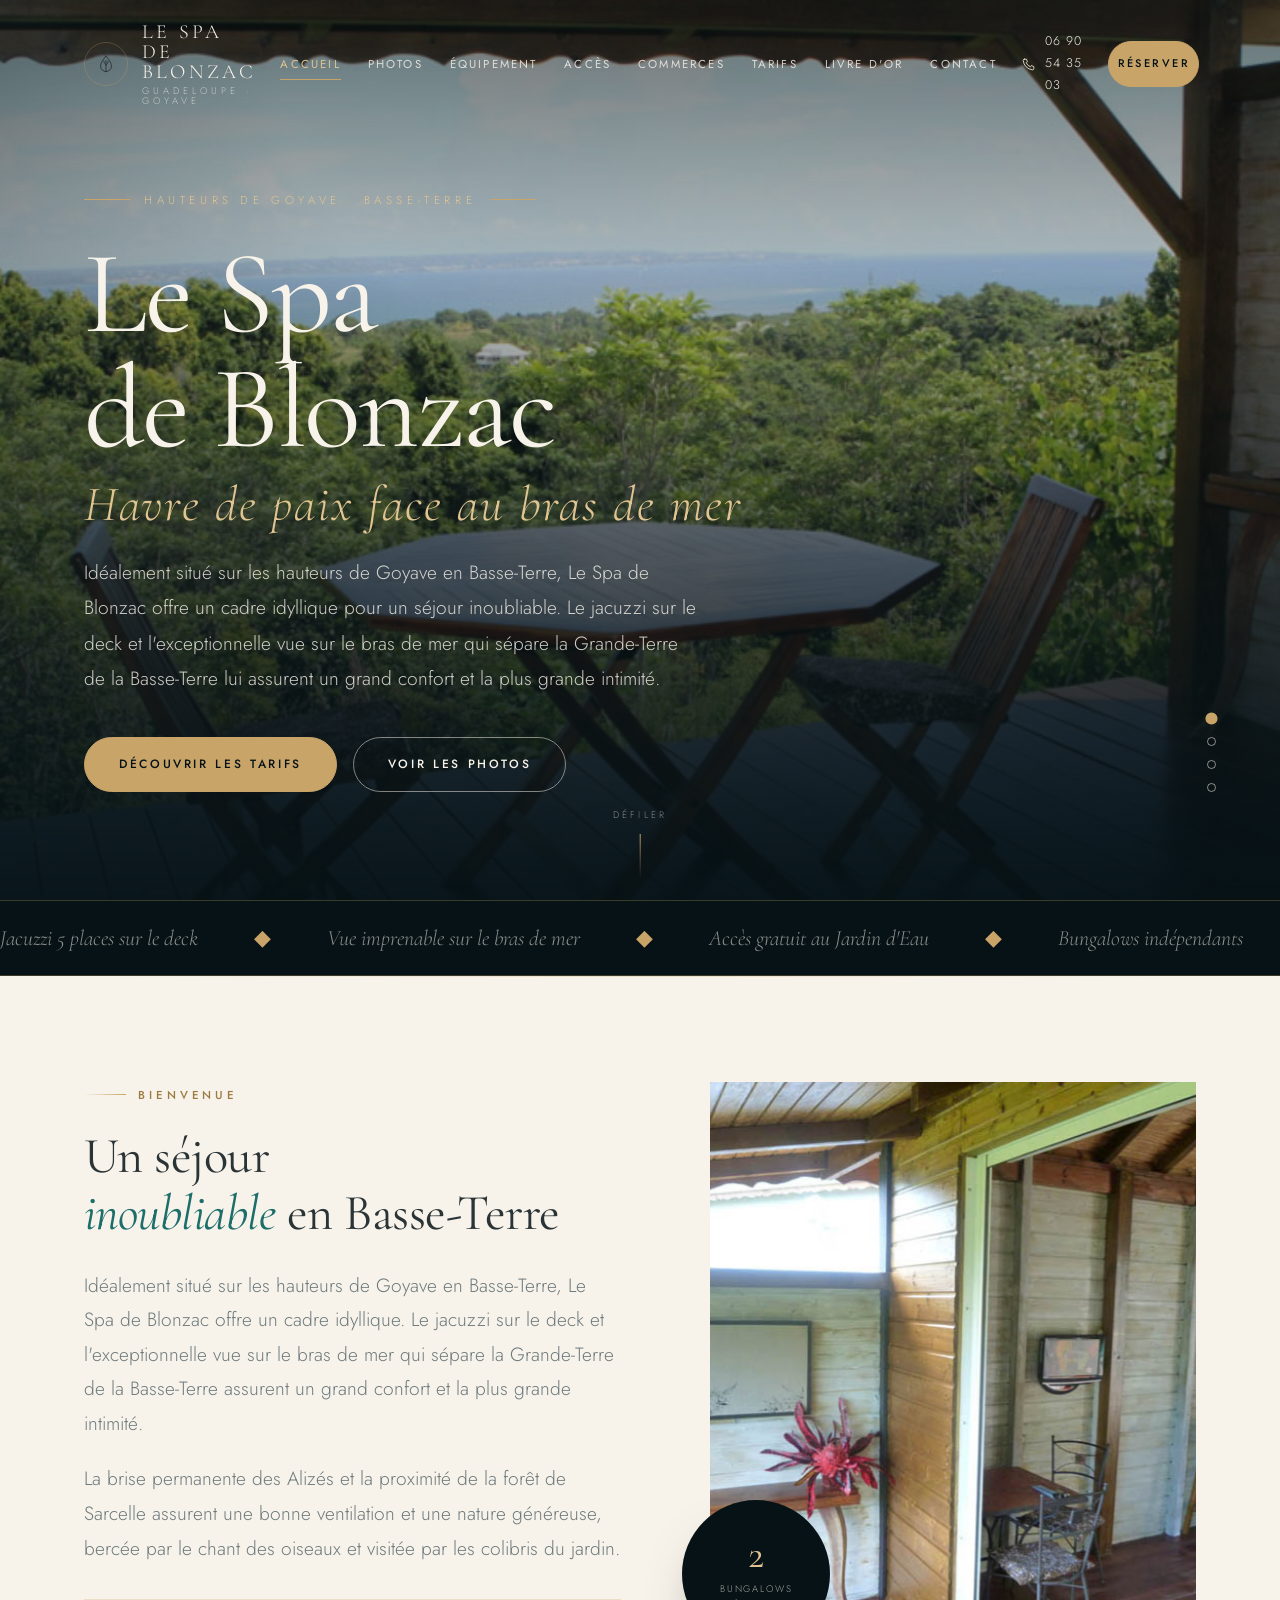
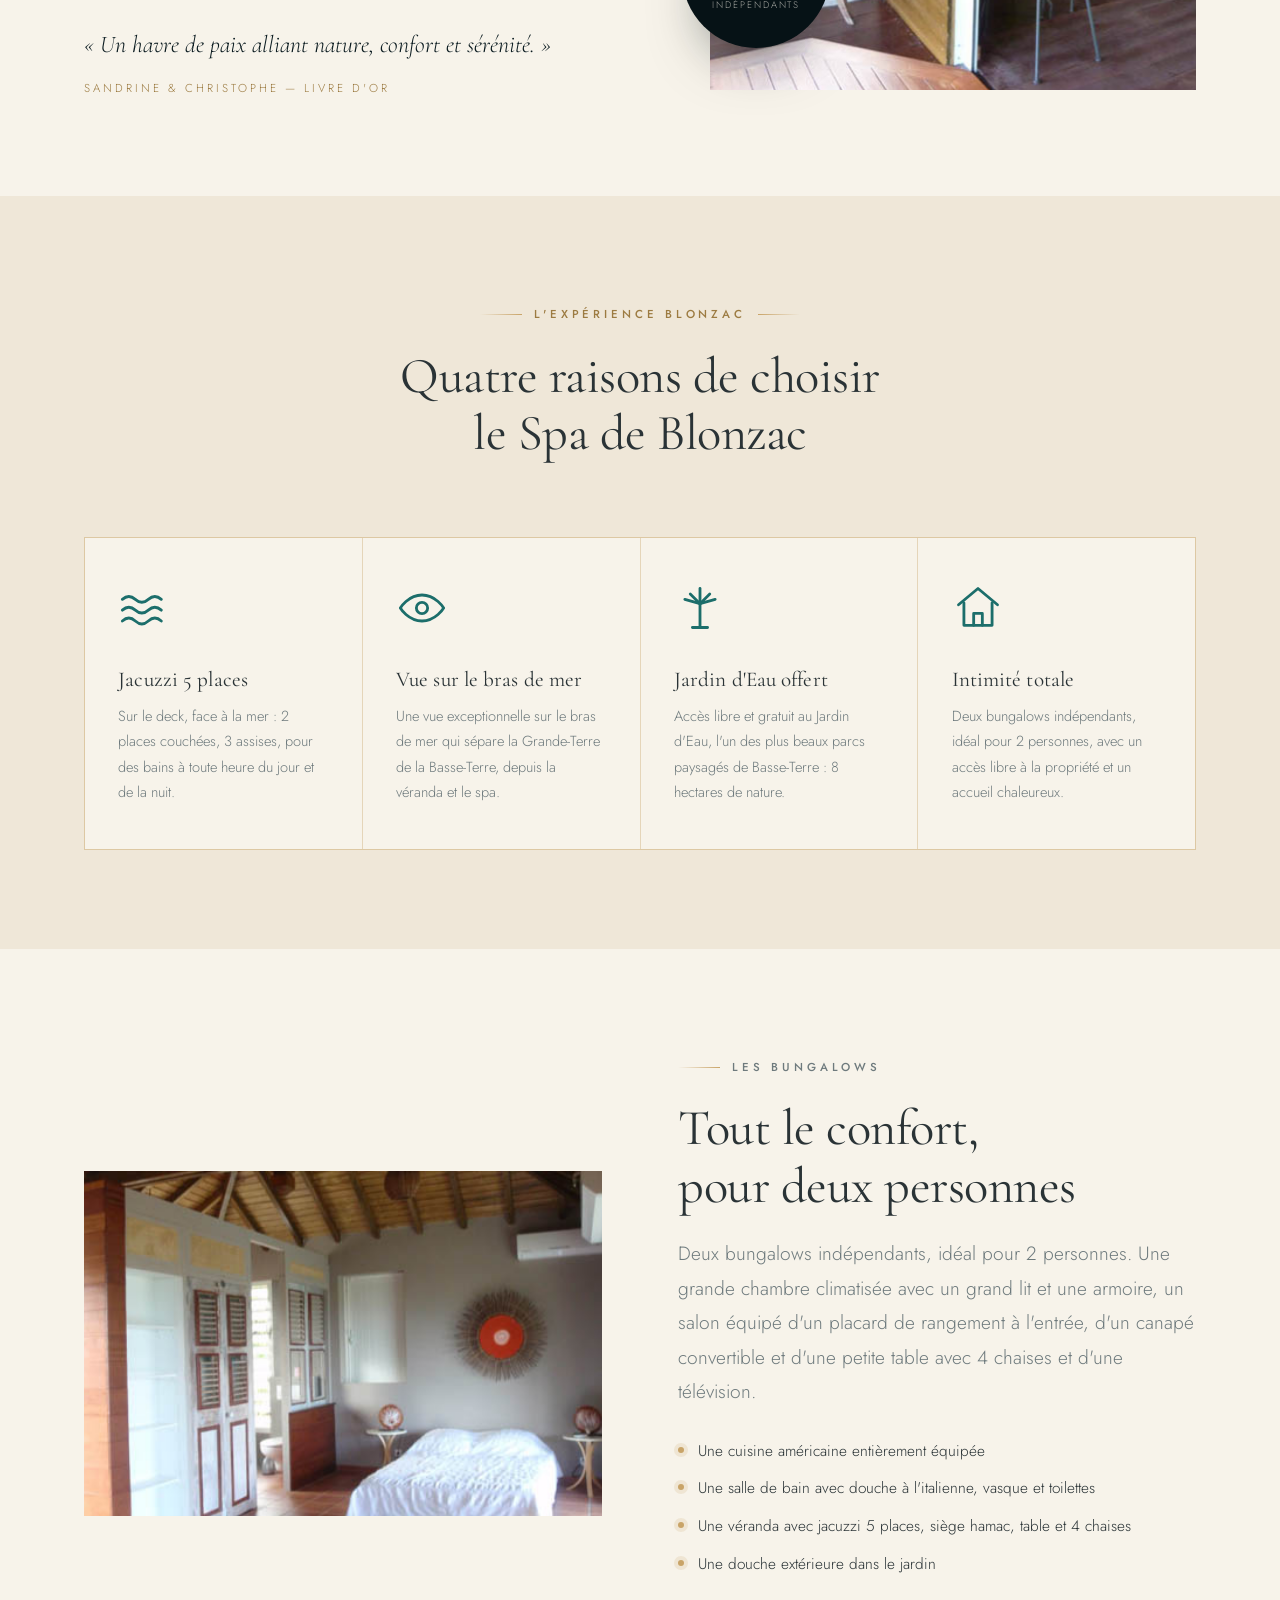
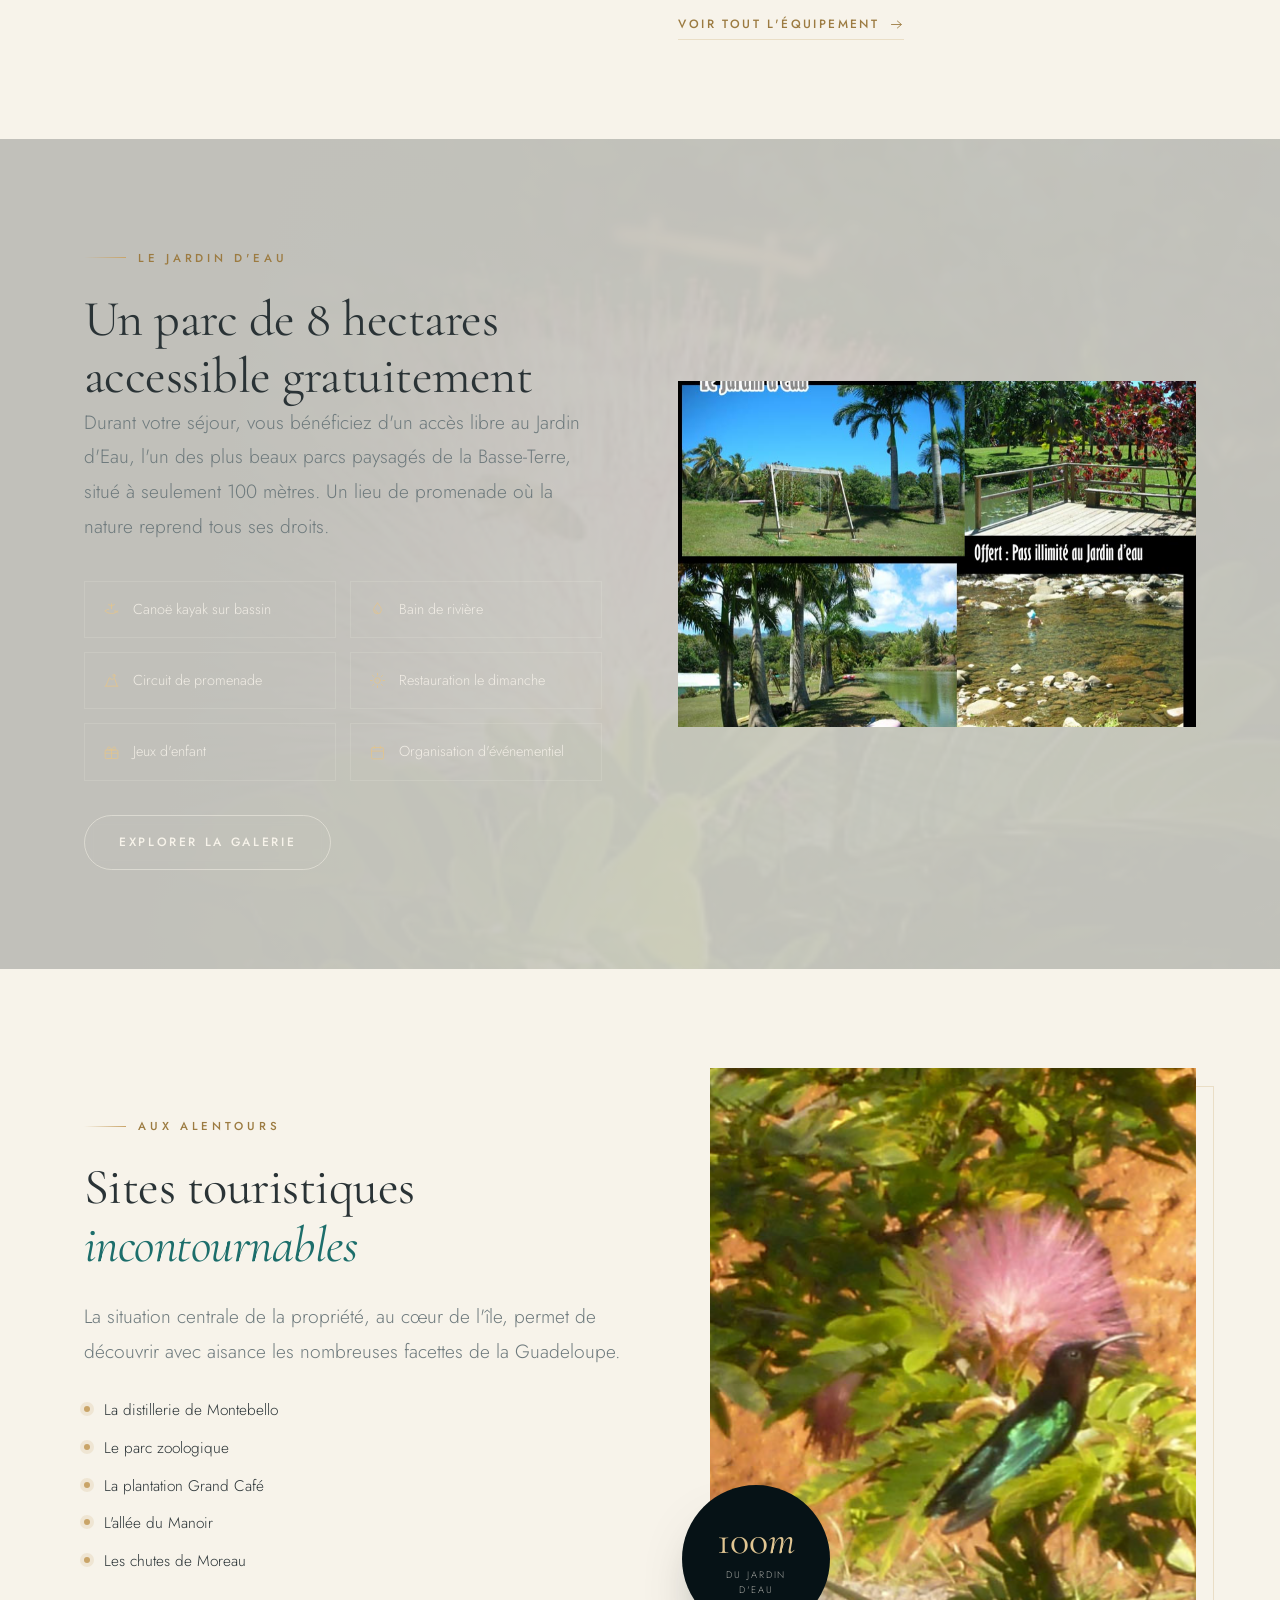
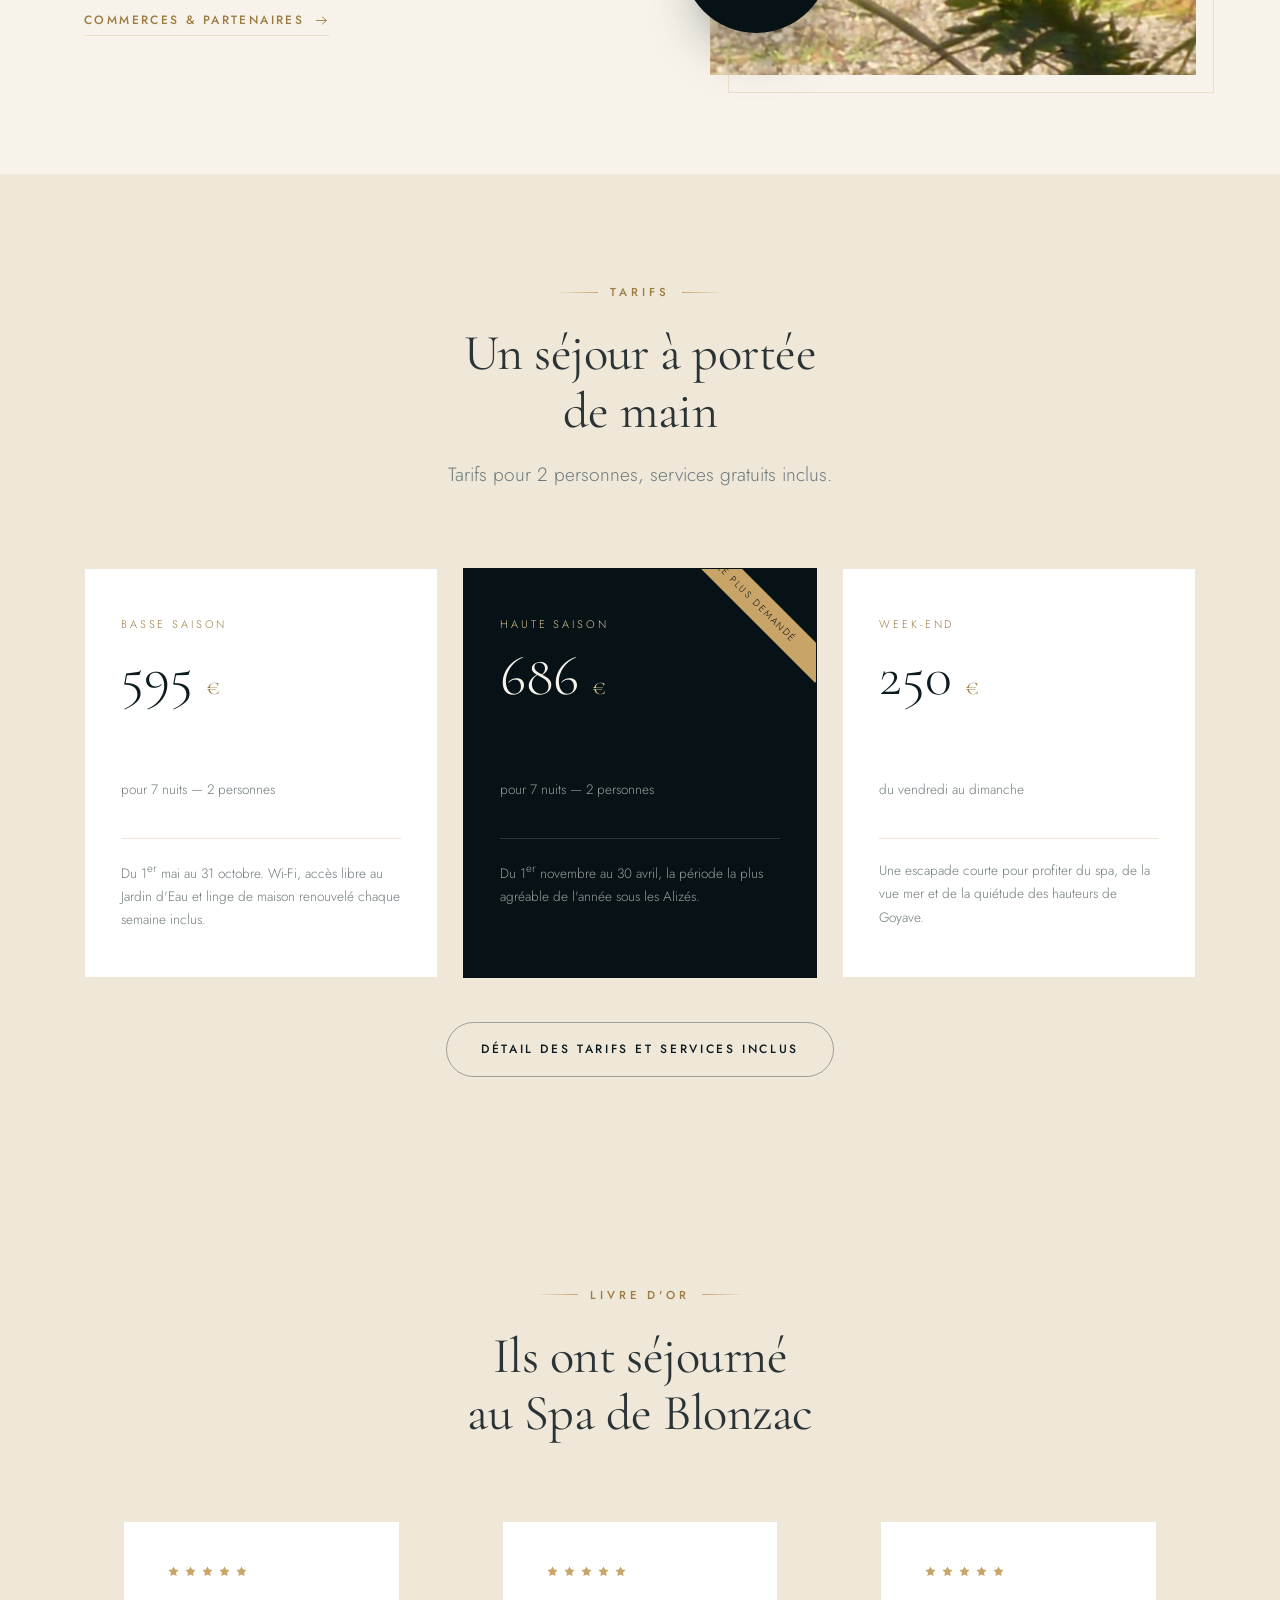
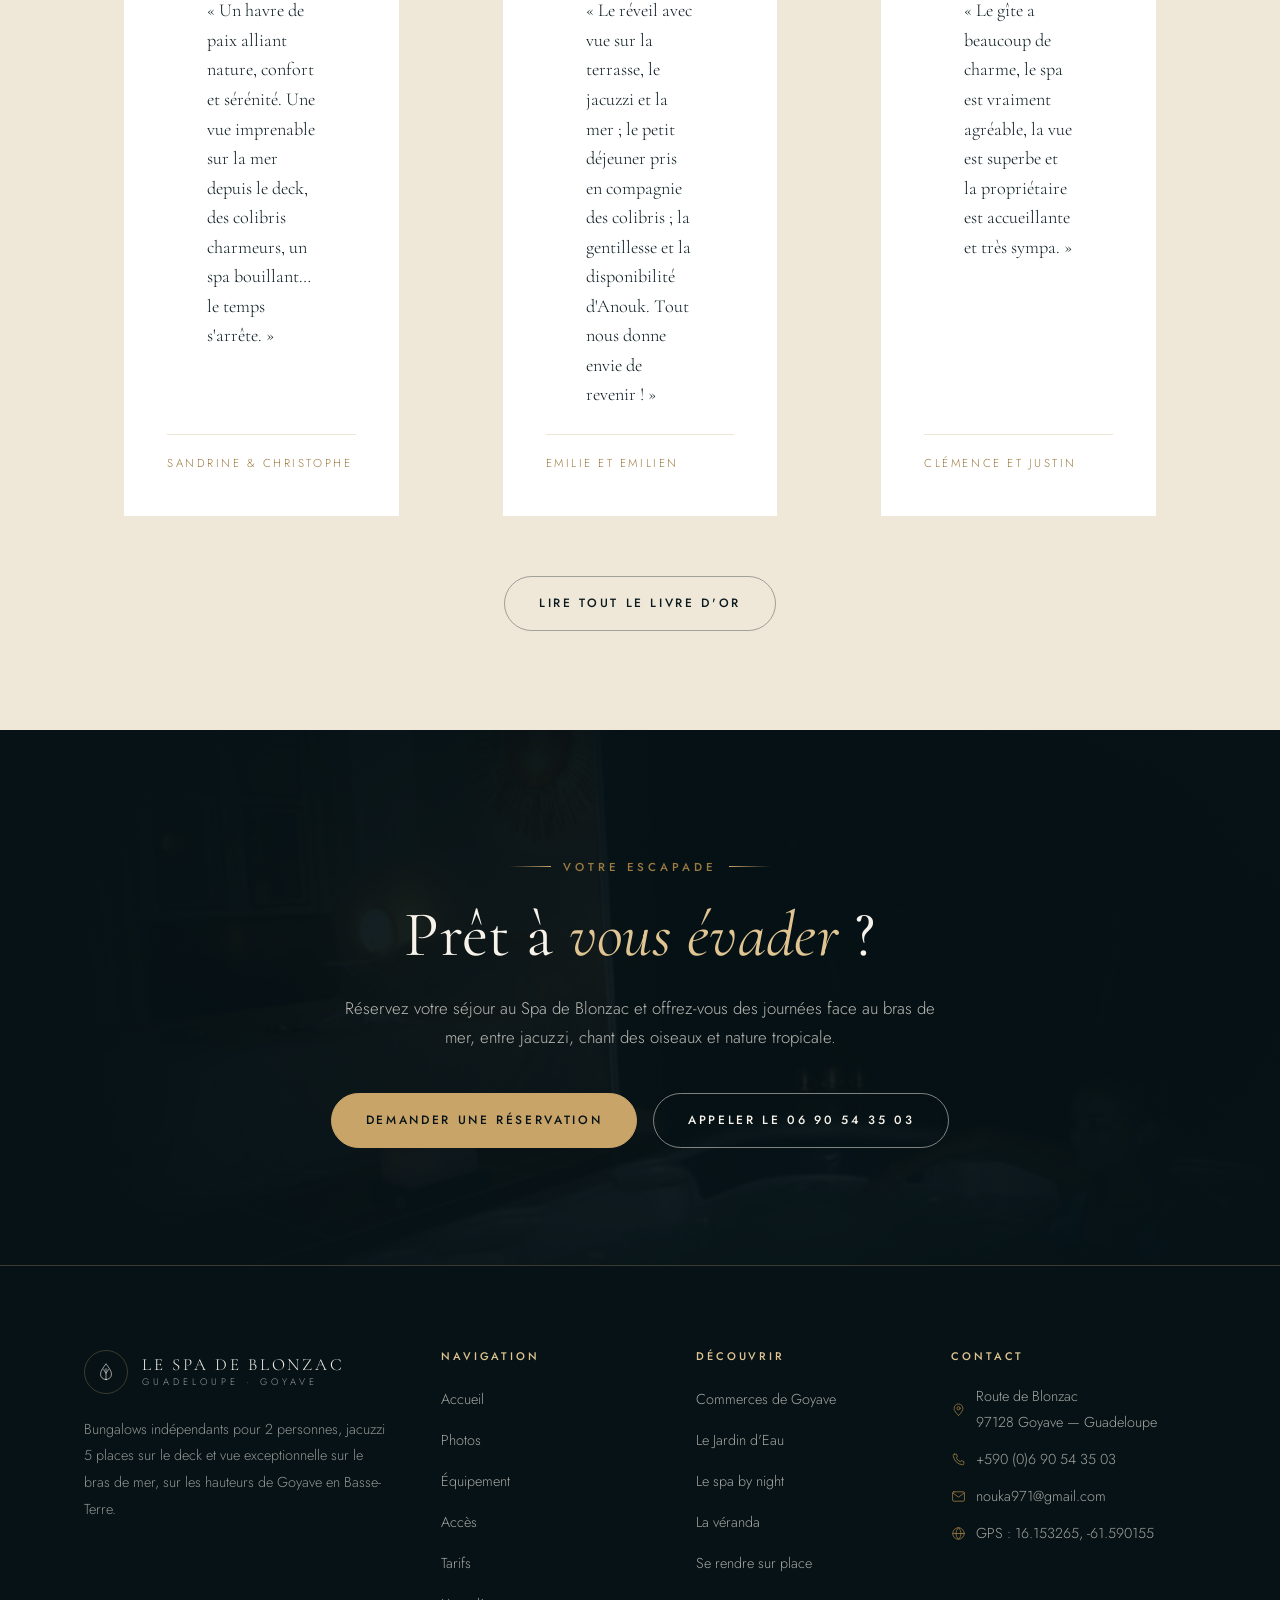
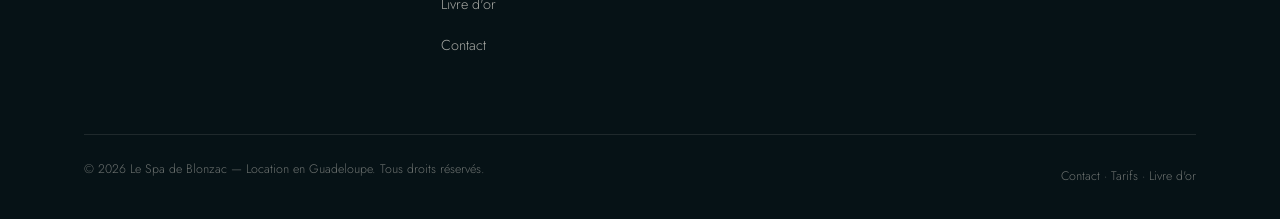
<file: index.html>
<!DOCTYPE html>
<html lang="fr">
<head>
<meta charset="UTF-8">
<meta name="viewport" content="width=device-width, initial-scale=1">
<title>Le Spa de Blonzac — Location bungalow avec jacuzzi &amp; vue mer à Goyave, Guadeloupe</title>
<meta name="description" content="Le Spa de Blonzac, sur les hauteurs de Goyave en Basse-Terre : bungalows indépendants pour 2 personnes, jacuzzi 5 places sur le deck, vue imprenable sur le bras de mer et accès gratuit au Jardin d'Eau.">
<meta name="keywords" content="location guadeloupe, spa guadeloupe, bungalow jacuzzi guadeloupe, goyave, basse-terre, jardin d'eau, séjour guadeloupe">
<meta name="author" content="Le Spa de Blonzac">
<meta name="theme-color" content="#0B1B20">
<link rel="canonical" href="https://guadeloupespa.com/">
<link rel="icon" type="image/png" href="images/logo.png">

<meta property="og:type" content="website">
<meta property="og:title" content="Le Spa de Blonzac — Location bungalow avec jacuzzi &amp; vue mer, Guadeloupe">
<meta property="og:description" content="Jacuzzi 5 places sur le deck, vue exceptionnelle sur le bras de mer et accès gratuit au Jardin d'Eau. Hauteurs de Goyave, Basse-Terre.">
<meta property="og:image" content="images/hero-1.jpg">
<meta property="og:locale" content="fr_FR">

<noscript><style>.reveal{opacity:1!important;transform:none!important}</style></noscript>
<link rel="stylesheet" href="css/fonts.css">
<link rel="stylesheet" href="css/style.css">

<script type="application/ld+json">
{
  "@context": "https://schema.org",
  "@type": "LodgingBusiness",
  "name": "Le Spa de Blonzac",
  "description": "Bungalows indépendants pour 2 personnes avec jacuzzi 5 places sur le deck, vue sur le bras de mer, accès gratuit au Jardin d'Eau. Hauteurs de Goyave, Basse-Terre, Guadeloupe.",
  "address": {
    "@type": "PostalAddress",
    "streetAddress": "Route de Blonzac",
    "postalCode": "97128",
    "addressLocality": "Goyave",
    "addressRegion": "Basse-Terre",
    "addressCountry": "GP"
  },
  "telephone": "+590690543503",
  "email": "nouka971@gmail.com",
  "geo": { "@type": "GeoCoordinates", "latitude": 16.153265, "longitude": -61.590155 },
  "priceRange": "250€ – 686€",
  "amenityFeature": [
    { "@type": "LocationFeatureSpecification", "name": "Jacuzzi 5 places", "value": true },
    { "@type": "LocationFeatureSpecification", "name": "Climatisation", "value": true },
    { "@type": "LocationFeatureSpecification", "name": "Wi-Fi", "value": true },
    { "@type": "LocationFeatureSpecification", "name": "Accès gratuit au Jardin d'Eau", "value": true }
  ]
}
</script>
</head>
<body>

<div class="read-progress"></div>

<!-- ============================ SPRITE ICONES ============================ -->
<svg xmlns="http://www.w3.org/2000/svg" style="display:none" aria-hidden="true">
  <symbol id="i-leaf" viewBox="0 0 32 32" fill="none" stroke="currentColor" stroke-width="1.25" stroke-linecap="round" stroke-linejoin="round">
    <path d="M16 27c-4.5 0-8-3.4-8-8 0-4.6 4.2-9.6 8-15 3.8 5.4 8 10.4 8 15 0 4.6-3.5 8-8 8Z"/><path d="M16 27V11"/><path d="M16 17.5c-1.8-1.6-2.9-3.4-3.2-5.4"/><path d="M16 17.5c1.8-1.6 2.9-3.4 3.2-5.4"/>
  </symbol>
  <symbol id="i-drop" viewBox="0 0 24 24" fill="none" stroke="currentColor" stroke-width="1.3" stroke-linecap="round" stroke-linejoin="round">
    <path d="M12 3c3.2 4 5.5 6.9 5.5 9.6A5.5 5.5 0 0 1 12 18a5.5 5.5 0 0 1-5.5-5.4C6.5 9.9 8.8 7 12 3Z"/><path d="M9.4 13.2c0 1.6 1.2 2.9 2.7 3"/>
  </symbol>
  <symbol id="i-waves" viewBox="0 0 24 24" fill="none" stroke="currentColor" stroke-width="1.3" stroke-linecap="round" stroke-linejoin="round">
    <path d="M2 8c2-1.8 4-1.8 6 0s4 1.8 6 0 4-1.8 6 0"/><path d="M2 13c2-1.8 4-1.8 6 0s4 1.8 6 0 4-1.8 6 0"/><path d="M2 18c2-1.8 4-1.8 6 0s4 1.8 6 0 4-1.8 6 0"/>
  </symbol>
  <symbol id="i-eye" viewBox="0 0 24 24" fill="none" stroke="currentColor" stroke-width="1.3" stroke-linecap="round" stroke-linejoin="round">
    <path d="M2 12s3.6-6 10-6 10 6 10 6-3.6 6-10 6-10-6-10-6Z"/><circle cx="12" cy="12" r="2.6"/>
  </symbol>
  <symbol id="i-home" viewBox="0 0 24 24" fill="none" stroke="currentColor" stroke-width="1.3" stroke-linecap="round" stroke-linejoin="round">
    <path d="M3 10.5 12 3l9 7.5"/><path d="M5.5 9.6V20h13V9.6"/><path d="M10 20v-5.5h4V20"/>
  </symbol>
  <symbol id="i-tree" viewBox="0 0 24 24" fill="none" stroke="currentColor" stroke-width="1.3" stroke-linecap="round" stroke-linejoin="round">
    <path d="M12 3v7"/><path d="M12 10 7.5 5.5M12 10l4.5-4.5"/><path d="M12 10 5 8m7 2 7-2"/><path d="M12 10v11"/><path d="M8.5 21h7"/>
  </symbol>
  <symbol id="i-kayak" viewBox="0 0 24 24" fill="none" stroke="currentColor" stroke-width="1.3" stroke-linecap="round" stroke-linejoin="round">
    <path d="M3 14c2.5 2.4 5.2 3.6 9 3.6s6.5-1.2 9-3.6"/><path d="M3 14c1.5-1.4 3-2 5-2m8 2c2 0 3.5.6 5 2"/><path d="M12 4v7"/><path d="M12 7.5 8 5m4 2.5 4-2.5"/>
  </symbol>
  <symbol id="i-sun" viewBox="0 0 24 24" fill="none" stroke="currentColor" stroke-width="1.3" stroke-linecap="round" stroke-linejoin="round">
    <circle cx="12" cy="12" r="4"/><path d="M12 2v2.4M12 19.6V22M2 12h2.4M19.6 12H22M4.9 4.9l1.7 1.7M17.4 17.4l1.7 1.7M19.1 4.9l-1.7 1.7M6.6 17.4l-1.7 1.7"/>
  </symbol>
  <symbol id="i-utensils" viewBox="0 0 24 24" fill="none" stroke="currentColor" stroke-width="1.3" stroke-linecap="round" stroke-linejoin="round">
    <path d="M6 3v7a2.5 2.5 0 0 0 5 0V3"/><path d="M8.5 10v11"/><path d="M16.5 3c1.7 0 3 1.6 3 3.6 0 1.7-.8 2.9-2 3.4V21"/>
  </symbol>
  <symbol id="i-washer" viewBox="0 0 24 24" fill="none" stroke="currentColor" stroke-width="1.3" stroke-linecap="round" stroke-linejoin="round">
    <rect x="4" y="2.5" width="16" height="19" rx="2"/><circle cx="12" cy="13.5" r="4.2"/><path d="M7 6h2M15.5 6h2"/><path d="M9.4 13.5c1.6-1.4 3.2 1.4 4.8 0"/>
  </symbol>
  <symbol id="i-cooktop" viewBox="0 0 24 24" fill="none" stroke="currentColor" stroke-width="1.3" stroke-linecap="round" stroke-linejoin="round">
    <rect x="3" y="4" width="18" height="16" rx="2"/><circle cx="8.5" cy="10" r="1.6"/><circle cx="15.5" cy="10" r="1.6"/><circle cx="8.5" cy="15.5" r="1.6"/><circle cx="15.5" cy="15.5" r="1.6"/>
  </symbol>
  <symbol id="i-fridge" viewBox="0 0 24 24" fill="none" stroke="currentColor" stroke-width="1.3" stroke-linecap="round" stroke-linejoin="round">
    <rect x="5" y="2.5" width="14" height="19" rx="2"/><path d="M5 9.5h14"/><path d="M8.5 5.5v2M8.5 12.5v3"/>
  </symbol>
  <symbol id="i-coffee" viewBox="0 0 24 24" fill="none" stroke="currentColor" stroke-width="1.3" stroke-linecap="round" stroke-linejoin="round">
    <path d="M4 8h12v5.5A5.5 5.5 0 0 1 10.5 19h-1A5.5 5.5 0 0 1 4 13.5V8Z"/><path d="M16 9.5h1.8a2.7 2.7 0 0 1 0 5.4H16"/><path d="M7.5 3.5c0 1-1 1.3-1 2.5M11 3.5c0 1-1 1.3-1 2.5"/>
  </symbol>
  <symbol id="i-microwave" viewBox="0 0 24 24" fill="none" stroke="currentColor" stroke-width="1.3" stroke-linecap="round" stroke-linejoin="round">
    <rect x="2.5" y="4" width="19" height="16" rx="2"/><rect x="4.5" y="6.5" width="11" height="11" rx="1"/><path d="M18 8v2M18 12.5v2"/>
  </symbol>
  <symbol id="i-tv" viewBox="0 0 24 24" fill="none" stroke="currentColor" stroke-width="1.3" stroke-linecap="round" stroke-linejoin="round">
    <rect x="2.5" y="5" width="19" height="12.5" rx="2"/><path d="M8.5 21h7"/><path d="M12 17.5V21"/>
  </symbol>
  <symbol id="i-ac" viewBox="0 0 24 24" fill="none" stroke="currentColor" stroke-width="1.3" stroke-linecap="round" stroke-linejoin="round">
    <path d="M2.5 6.5h19"/><path d="M5 6.5v3M12 6.5v3M19 6.5v3"/><path d="M5 12.5c1.6 1.2 1.6 2.6 0 3.8M12 12.5c1.6 1.2 1.6 2.6 0 3.8M19 12.5c1.6 1.2 1.6 2.6 0 3.8"/><path d="M5 19.5c1.6 1.2 1.6 2.6 0 3.8"/>
  </symbol>
  <symbol id="i-iron" viewBox="0 0 24 24" fill="none" stroke="currentColor" stroke-width="1.3" stroke-linecap="round" stroke-linejoin="round">
    <path d="M3 16.5h12.5c3 0 5.5-1.8 5.5-4.2 0-1.6-1.4-2.8-3.4-2.8H8.5L5.2 12a2.4 2.4 0 0 0 1.8 4"/><path d="M3 20.5h18"/>
  </symbol>
  <symbol id="i-shower" viewBox="0 0 24 24" fill="none" stroke="currentColor" stroke-width="1.3" stroke-linecap="round" stroke-linejoin="round">
    <path d="M4 21V11a8 8 0 0 1 16 0v10"/><path d="M8.5 8.5 12 5l3.5 3.5"/><path d="M9 15v1.5M12 15v2.5M15 15v1.5"/>
  </symbol>
  <symbol id="i-hanger" viewBox="0 0 24 24" fill="none" stroke="currentColor" stroke-width="1.3" stroke-linecap="round" stroke-linejoin="round">
    <path d="M12 7.5a2.2 2.2 0 1 1 2.2-2.2c0 1.5-2.2 2-2.2 3.4"/><path d="M12 8.5 3.5 15v1.5h17V15L12 8.5Z"/>
  </symbol>
  <symbol id="i-outdoor" viewBox="0 0 24 24" fill="none" stroke="currentColor" stroke-width="1.3" stroke-linecap="round" stroke-linejoin="round">
    <circle cx="12" cy="7" r="3"/><path d="M12 1.8v1M12 11.2v1M5.8 7h-1M19.2 7h-1M7.5 2.5l-.7-.7M17.2 1.8l.7.7"/><path d="M6.5 13.5c0 3 2.5 5.5 5.5 5.5s5.5-2.5 5.5-5.5"/><path d="M9 19.5v2M12 19.5v2.5M15 19.5v2"/>
  </symbol>
  <symbol id="i-wifi" viewBox="0 0 24 24" fill="none" stroke="currentColor" stroke-width="1.3" stroke-linecap="round" stroke-linejoin="round">
    <path d="M2.5 8.6A15 15 0 0 1 21.5 8.6"/><path d="M6 12.4a10 10 0 0 1 12 0"/><path d="M9.3 16a5 5 0 0 1 5.4 0"/><circle cx="12" cy="19.3" r="1.1" fill="currentColor" stroke="none"/>
  </symbol>
  <symbol id="i-linen" viewBox="0 0 24 24" fill="none" stroke="currentColor" stroke-width="1.3" stroke-linecap="round" stroke-linejoin="round">
    <path d="M3 8.5h18"/><path d="M5 8.5V5h14v3.5"/><path d="M3 8.5V19a2 2 0 0 0 2 2h14a2 2 0 0 0 2-2V8.5"/><path d="M9 12.5h6"/>
  </symbol>
  <symbol id="i-check" viewBox="0 0 24 24" fill="none" stroke="currentColor" stroke-width="1.6" stroke-linecap="round" stroke-linejoin="round">
    <path d="M4 12.5 9.5 18 20 6.5"/>
  </symbol>
  <symbol id="i-check-circle" viewBox="0 0 24 24" fill="none" stroke="currentColor" stroke-width="1.3" stroke-linecap="round" stroke-linejoin="round">
    <circle cx="12" cy="12" r="9.2"/><path d="M8 12.3 11 15.3 16.2 9.4"/>
  </symbol>
  <symbol id="i-arrow-right" viewBox="0 0 24 24" fill="none" stroke="currentColor" stroke-width="1.4" stroke-linecap="round" stroke-linejoin="round">
    <path d="M4 12h15"/><path d="M13.5 6.5 20 12l-6.5 5.5"/>
  </symbol>
  <symbol id="i-arrow-left" viewBox="0 0 24 24" fill="none" stroke="currentColor" stroke-width="1.4" stroke-linecap="round" stroke-linejoin="round">
    <path d="M20 12H5"/><path d="M10.5 6.5 4 12l6.5 5.5"/>
  </symbol>
  <symbol id="i-arrow-up" viewBox="0 0 24 24" fill="none" stroke="currentColor" stroke-width="1.4" stroke-linecap="round" stroke-linejoin="round">
    <path d="M12 20V5"/><path d="M6.5 10.5 12 5l5.5 5.5"/>
  </symbol>
  <symbol id="i-phone" viewBox="0 0 24 24" fill="none" stroke="currentColor" stroke-width="1.3" stroke-linecap="round" stroke-linejoin="round">
    <path d="M5.5 3.5h3.2l1.6 4-2 1.4a11.5 11.5 0 0 0 6.8 6.8l1.4-2 4 1.6v3.2a2 2 0 0 1-2.2 2A16.5 16.5 0 0 1 3.5 5.7a2 2 0 0 1 2-2.2Z"/>
  </symbol>
  <symbol id="i-mail" viewBox="0 0 24 24" fill="none" stroke="currentColor" stroke-width="1.3" stroke-linecap="round" stroke-linejoin="round">
    <rect x="2.5" y="4.5" width="19" height="15" rx="2"/><path d="m3 6.5 9 6.5 9-6.5"/>
  </symbol>
  <symbol id="i-pin" viewBox="0 0 24 24" fill="none" stroke="currentColor" stroke-width="1.3" stroke-linecap="round" stroke-linejoin="round">
    <path d="M12 21.5s7-6.2 7-11.4a7 7 0 1 0-14 0c0 5.2 7 11.4 7 11.4Z"/><circle cx="12" cy="10" r="2.6"/>
  </symbol>
  <symbol id="i-globe" viewBox="0 0 24 24" fill="none" stroke="currentColor" stroke-width="1.3" stroke-linecap="round" stroke-linejoin="round">
    <circle cx="12" cy="12" r="9.2"/><path d="M2.8 12h18.4"/><path d="M12 2.8c2.6 2.6 3.9 5.7 3.9 9.2s-1.3 6.6-3.9 9.2c-2.6-2.6-3.9-5.7-3.9-9.2S9.4 5.4 12 2.8Z"/>
  </symbol>
  <symbol id="i-close" viewBox="0 0 24 24" fill="none" stroke="currentColor" stroke-width="1.4" stroke-linecap="round" stroke-linejoin="round">
    <path d="M6 6l12 12M18 6 6 18"/>
  </symbol>
  <symbol id="i-zoom" viewBox="0 0 24 24" fill="none" stroke="currentColor" stroke-width="1.5" stroke-linecap="round" stroke-linejoin="round">
    <circle cx="11" cy="11" r="6.5"/><path d="M15.8 15.8 21 21"/><path d="M11 8.5v5M8.5 11h5"/>
  </symbol>
  <symbol id="i-star" viewBox="0 0 24 24" fill="currentColor">
    <path d="m12 2.6 2.9 5.9 6.5.9-4.7 4.6 1.1 6.5-5.8-3.1-5.8 3.1 1.1-6.5L2.6 9.4l6.5-.9L12 2.6Z"/>
  </symbol>
  <symbol id="i-gift" viewBox="0 0 24 24" fill="none" stroke="currentColor" stroke-width="1.3" stroke-linecap="round" stroke-linejoin="round">
    <rect x="3" y="8.5" width="18" height="12" rx="1.5"/><path d="M3 13h18M12 8.5V20.5"/><path d="M12 8.5S10.5 3.5 7.8 4.2C5.6 4.8 6 8.5 8.6 8.5H12Zm0 0s1.5-5 4.2-4.3c2.2.6 1.8 4.3-.8 4.3H12Z"/>
  </symbol>
  <symbol id="i-shop" viewBox="0 0 24 24" fill="none" stroke="currentColor" stroke-width="1.3" stroke-linecap="round" stroke-linejoin="round">
    <path d="M3.5 8.5 5 3.5h14l1.5 5"/><path d="M3.5 8.5h17V20a1.5 1.5 0 0 1-1.5 1.5H5A1.5 1.5 0 0 1 3.5 20V8.5Z"/><path d="M9.5 21.5v-6h5v6"/>
  </symbol>
  <symbol id="i-car" viewBox="0 0 24 24" fill="none" stroke="currentColor" stroke-width="1.3" stroke-linecap="round" stroke-linejoin="round">
    <path d="M4 15.5v-3l2-5h12l2 5v3"/><path d="M3 15.5h18"/><circle cx="7.5" cy="17.5" r="1.8"/><circle cx="16.5" cy="17.5" r="1.8"/><path d="M9.3 17.5h5.4"/>
  </symbol>
  <symbol id="i-jet" viewBox="0 0 24 24" fill="none" stroke="currentColor" stroke-width="1.3" stroke-linecap="round" stroke-linejoin="round">
    <path d="M3 14c2 1.6 4.4 2.4 7.5 2.4h3l3.5 4h2.5l-2.2-4H21l-1.5-4H12"/><path d="M7 10.5 12 8l2 3.5"/><path d="M2.5 18.5h6"/>
  </symbol>
  <symbol id="i-hike" viewBox="0 0 24 24" fill="none" stroke="currentColor" stroke-width="1.3" stroke-linecap="round" stroke-linejoin="round">
    <path d="M3 20h18"/><path d="M4 20 9 8l4 3 3-3 4 12"/><circle cx="15.5" cy="5" r="1.6"/>
  </symbol>
  <symbol id="i-calendar" viewBox="0 0 24 24" fill="none" stroke="currentColor" stroke-width="1.3" stroke-linecap="round" stroke-linejoin="round">
    <rect x="3.5" y="5" width="17" height="16" rx="2"/><path d="M3.5 10h17M8 3v3.5M16 3v3.5"/>
  </symbol>
  <symbol id="i-user" viewBox="0 0 24 24" fill="none" stroke="currentColor" stroke-width="1.3" stroke-linecap="round" stroke-linejoin="round">
    <circle cx="12" cy="8" r="3.6"/><path d="M4.5 20.5c0-3.6 3.4-6 7.5-6s7.5 2.4 7.5 6"/>
  </symbol>
  <symbol id="i-tool" viewBox="0 0 24 24" fill="none" stroke="currentColor" stroke-width="1.3" stroke-linecap="round" stroke-linejoin="round">
    <path d="M14.5 6.5a4.5 4.5 0 0 0-6 6L3 18l3 3 5.5-5.5a4.5 4.5 0 0 0 6-6l-3 3-2.5-2.5 2.5-2.5Z"/>
  </symbol>
  <symbol id="i-card" viewBox="0 0 24 24" fill="none" stroke="currentColor" stroke-width="1.3" stroke-linecap="round" stroke-linejoin="round">
    <rect x="2.5" y="5" width="19" height="14" rx="2"/><path d="M2.5 9.5h19"/><path d="M6 14.5h4"/>
  </symbol>
  <symbol id="i-dress" viewBox="0 0 24 24" fill="none" stroke="currentColor" stroke-width="1.3" stroke-linecap="round" stroke-linejoin="round">
    <path d="M9 3.5 7.5 6 4 8l1.5 3.5L7 10.5V20h10v-9.5L17.5 11.5 19 8l-3.5-2L15 3.5a3 3 0 0 1-6 0Z"/>
  </symbol>
  <symbol id="i-taxi" viewBox="0 0 24 24" fill="none" stroke="currentColor" stroke-width="1.3" stroke-linecap="round" stroke-linejoin="round">
    <path d="M4 15.5v-3l2-5h12l2 5v3"/><path d="M3 15.5h18"/><path d="M9.5 7.5h5"/><circle cx="7.5" cy="17.5" r="1.8"/><circle cx="16.5" cy="17.5" r="1.8"/>
  </symbol>
  <symbol id="i-villa" viewBox="0 0 24 24" fill="none" stroke="currentColor" stroke-width="1.3" stroke-linecap="round" stroke-linejoin="round">
    <path d="M3 11 12 4l9 7"/><path d="M5.5 10v10h13V10"/><path d="M10 20v-5.5h4V20"/><path d="M2.5 13.5h19"/>
  </symbol>
  <symbol id="i-wind" viewBox="0 0 24 24" fill="none" stroke="currentColor" stroke-width="1.3" stroke-linecap="round" stroke-linejoin="round">
    <path d="M3 8.5h12a3 3 0 1 0-3-3"/><path d="M3 13h15a3 3 0 1 1-3 3"/><path d="M3 17.5h8"/>
  </symbol>
  <symbol id="i-forest" viewBox="0 0 24 24" fill="none" stroke="currentColor" stroke-width="1.3" stroke-linecap="round" stroke-linejoin="round">
    <path d="M12 2.5 7 9h10L12 2.5Z"/><path d="M12 7 5.5 15h13L12 7Z"/><path d="M12 13.5 6 21h12l-6-7.5Z"/>
  </symbol>
</svg>

<!-- ============================ EN-TÊTE ============================ -->
<header class="site-header">
  <div class="wrap site-header__inner">
    <a class="brand" href="index.html">
      <span class="brand__mark"><svg aria-hidden="true"><use href="#i-leaf"/></svg></span>
      <span class="brand__text">
        <span class="brand__name">Le Spa de Blonzac</span>
        <span class="brand__sub">Guadeloupe · Goyave</span>
      </span>
    </a>

    <nav class="nav" aria-label="Navigation principale">
      <a href="index.html" class="is-active">Accueil</a>
      <a href="photos.html">Photos</a>
      <a href="equipement.html">Équipement</a>
      <a href="acces.html">Accès</a>
      <a href="commerces.html">Commerces</a>
      <a href="tarifs.html">Tarifs</a>
      <a href="livre-dor.html">Livre d'or</a>
      <a href="contact.html">Contact</a>
    </nav>

    <div class="header-cta">
      <a class="header-phone" href="tel:+590690543503">
        <svg aria-hidden="true"><use href="#i-phone"/></svg>
        06 90 54 35 03
      </a>
      <a class="btn btn--sm" href="contact.html">Réserver</a>
      <button class="burger" aria-label="Ouvrir le menu" aria-expanded="false">
        <span></span><span></span><span></span>
      </button>
    </div>
  </div>
</header>

<!-- ============================ MENU MOBILE ============================ -->
<nav class="mobile-nav" aria-label="Navigation mobile">
  <a href="index.html"><i>01</i>Accueil</a>
  <a href="photos.html"><i>02</i>Photos</a>
  <a href="equipement.html"><i>03</i>Équipement</a>
  <a href="acces.html"><i>04</i>Accès</a>
  <a href="commerces.html"><i>05</i>Commerces</a>
  <a href="tarifs.html"><i>06</i>Tarifs</a>
  <a href="livre-dor.html"><i>07</i>Livre d'or</a>
  <a href="contact.html"><i>08</i>Contact</a>
  <div class="mobile-nav__foot">
    <strong>+590 (0)6 90 54 35 03</strong><br>
    Route de Blonzac — 97128 Goyave, Guadeloupe
  </div>
</nav>

<!-- ============================ HERO ============================ -->
<section class="hero">
  <div class="hero__media">
    <div class="hero__slide is-active"><img src="images/hero-1.jpg" alt="Deck en bois avec vue sur la mer et la végétation tropicale"></div>
    <div class="hero__slide"><img src="images/image8.jpg" alt="Véranda vue mer face à la canopée"></div>
    <div class="hero__slide"><img src="images/spa-bynight.jpg" alt="Spa illuminé à la nuit tombée"></div>
    <div class="hero__slide"><img src="images/image2.jpg" alt="Vue d'ensemble du bungalow et de son deck"></div>
  </div>

  <div class="hero__inner">
    <p class="hero__eyebrow">Hauteurs de Goyave · Basse-Terre</p>
    <h1 class="hero__title">Le Spa<br>de Blonzac<em>Havre de paix face au bras de mer</em></h1>
    <p class="hero__text">
      Idéalement situé sur les hauteurs de Goyave en Basse-Terre, Le Spa de Blonzac offre un cadre
      idyllique pour un séjour inoubliable. Le jacuzzi sur le deck et l'exceptionnelle vue sur le bras
      de mer qui sépare la Grande-Terre de la Basse-Terre lui assurent un grand confort et la plus
      grande intimité.
    </p>
    <div class="hero__actions">
      <a class="btn" href="tarifs.html">Découvrir les tarifs</a>
      <a class="btn btn--ghost" href="photos.html">Voir les photos</a>
    </div>
  </div>

  <div class="hero__dots" role="tablist" aria-label="Images de présentation">
    <button class="hero__dot is-active" aria-label="Image 1"></button>
    <button class="hero__dot" aria-label="Image 2"></button>
    <button class="hero__dot" aria-label="Image 3"></button>
    <button class="hero__dot" aria-label="Image 4"></button>
  </div>

  <div class="hero__scroll">Défiler</div>
</section>

<!-- ============================ BANDEAU ============================ -->
<div class="marquee" aria-hidden="true">
  <div class="marquee__track">
    <div class="marquee__item">
      Jacuzzi 5 places sur le deck <span>◆</span> Vue imprenable sur le bras de mer <span>◆</span>
      Accès gratuit au Jardin d'Eau <span>◆</span> Bungalows indépendants <span>◆</span>
      Breeze permanente des Alizés <span>◆</span>
    </div>
    <div class="marquee__item">
      Jacuzzi 5 places sur le deck <span>◆</span> Vue imprenable sur le bras de mer <span>◆</span>
      Accès gratuit au Jardin d'Eau <span>◆</span> Bungalows indépendants <span>◆</span>
      Breeze permanente des Alizés <span>◆</span>
    </div>
  </div>
</div>

<!-- ============================ BIENVENUE ============================ -->
<section class="section intro">
  <div class="wrap intro__grid">
    <div class="reveal reveal--left">
      <p class="eyebrow">Bienvenue</p>
      <h2 class="h-section intro__title">Un séjour<br><em>inoubliable</em> en Basse-Terre</h2>
      <p class="lead">
        Idéalement situé sur les hauteurs de Goyave en Basse-Terre, Le Spa de Blonzac offre un cadre
        idyllique. Le jacuzzi sur le deck et l'exceptionnelle vue sur le bras de mer qui sépare la
        Grande-Terre de la Basse-Terre assurent un grand confort et la plus grande intimité.
      </p>
      <p class="lead">
        La brise permanente des Alizés et la proximité de la forêt de Sarcelle assurent une bonne
        ventilation et une nature généreuse, bercée par le chant des oiseaux et visitée par les
        colibris du jardin.
      </p>
      <blockquote class="intro__quote">
        « Un havre de paix alliant nature, confort et sérénité. »
        <cite>Sandrine &amp; Christophe — Livre d'or</cite>
      </blockquote>
    </div>

    <div class="intro__media reveal reveal--right">
      <div class="intro__frame"></div>
      <span class="imgfx"><img src="images/image1.jpg" alt="Séjour du bungalow avec coin TV et cuisine américaine"><span class="fx-sheen"></span></span>
      <div class="intro__badge">
        <b data-count="2">0</b>
        <span>Bungalows<br>indépendants</span>
      </div>
    </div>
  </div>
</section>

<!-- ============================ ATOUTS ============================ -->
<section class="section atouts">
  <div class="wrap">
    <div class="atouts__head txt-center reveal">
      <p class="eyebrow eyebrow--center">L'expérience Blonzac</p>
      <h2 class="h-section">Quatre raisons de choisir<br>le Spa de Blonzac</h2>
    </div>

    <div class="atouts__grid">
      <article class="atout reveal" style="--d:.05s">
        <svg class="atout__icon" aria-hidden="true"><use href="#i-waves"/></svg>
        <h3>Jacuzzi 5 places</h3>
        <p>Sur le deck, face à la mer : 2 places couchées, 3 assises, pour des bains à toute heure du jour et de la nuit.</p>
      </article>

      <article class="atout reveal" style="--d:.15s">
        <svg class="atout__icon" aria-hidden="true"><use href="#i-eye"/></svg>
        <h3>Vue sur le bras de mer</h3>
        <p>Une vue exceptionnelle sur le bras de mer qui sépare la Grande-Terre de la Basse-Terre, depuis la véranda et le spa.</p>
      </article>

      <article class="atout reveal" style="--d:.25s">
        <svg class="atout__icon" aria-hidden="true"><use href="#i-tree"/></svg>
        <h3>Jardin d'Eau offert</h3>
        <p>Accès libre et gratuit au Jardin d'Eau, l'un des plus beaux parcs paysagés de Basse-Terre : 8 hectares de nature.</p>
      </article>

      <article class="atout reveal" style="--d:.35s">
        <svg class="atout__icon" aria-hidden="true"><use href="#i-home"/></svg>
        <h3>Intimité totale</h3>
        <p>Deux bungalows indépendants, idéal pour 2 personnes, avec un accès libre à la propriété et un accueil chaleureux.</p>
      </article>
    </div>
  </div>
</section>

<!-- ============================ LES BUNGALOWS ============================ -->
<section class="section sites">
  <div class="wrap">
    <div class="split">
      <div class="split__media reveal reveal--left">
        <span class="split__tag">Le bungalow</span>
        <span class="imgfx"><img src="images/image4.jpg" alt="Grande chambre climatisée sous une charpente en bois"><span class="fx-sheen"></span></span>
      </div>
      <div class="split__body reveal reveal--right">
        <p class="eyebrow">Les bungalows</p>
        <h2 class="h-section">Tout le confort,<br>pour deux personnes</h2>
        <p class="lead">
          Deux bungalows indépendants, idéal pour 2 personnes. Une grande chambre climatisée avec un
          grand lit et une armoire, un salon équipé d'un placard de rangement à l'entrée, d'un canapé
          convertible et d'une petite table avec 4 chaises et d'une télévision.
        </p>
        <ul class="checklist">
          <li>Une cuisine américaine entièrement équipée</li>
          <li>Une salle de bain avec douche à l'italienne, vasque et toilettes</li>
          <li>Une véranda avec jacuzzi 5 places, siège hamac, table et 4 chaises</li>
          <li>Une douche extérieure dans le jardin</li>
        </ul>
        <p style="margin-top:32px"><a class="link-arrow" href="equipement.html">Voir tout l'équipement <svg aria-hidden="true"><use href="#i-arrow-right"/></svg></a></p>
      </div>
    </div>
  </div>
</section>

<!-- ============================ JARDIN D'EAU ============================ -->
<section class="section jardin">
  <div class="jardin__bg"><img src="images/jardin.jpg" alt="Jardin tropical fleuri"></div>
  <div class="wrap jardin__grid">
    <div class="reveal reveal--left">
      <p class="eyebrow">Le Jardin d'Eau</p>
      <h2 class="h-section">Un parc de 8 hectares<br>accessible gratuitement</h2>
      <p class="lead">
        Durant votre séjour, vous bénéficiez d'un accès libre au Jardin d'Eau, l'un des plus beaux
        parcs paysagés de la Basse-Terre, situé à seulement 100 mètres. Un lieu de promenade où la
        nature reprend tous ses droits.
      </p>
      <ul class="activities">
        <li><svg aria-hidden="true"><use href="#i-kayak"/></svg>Canoë kayak sur bassin</li>
        <li><svg aria-hidden="true"><use href="#i-drop"/></svg>Bain de rivière</li>
        <li><svg aria-hidden="true"><use href="#i-hike"/></svg>Circuit de promenade</li>
        <li><svg aria-hidden="true"><use href="#i-sun"/></svg>Restauration le dimanche</li>
        <li><svg aria-hidden="true"><use href="#i-gift"/></svg>Jeux d'enfant</li>
        <li><svg aria-hidden="true"><use href="#i-calendar"/></svg>Organisation d'événementiel</li>
      </ul>
      <p style="margin-top:34px"><a class="btn btn--ghost" href="photos.html">Explorer la galerie</a></p>
    </div>
    <div class="split__media reveal reveal--right">
      <span class="imgfx"><img src="images/image11.jpg" alt="Le Jardin d'Eau, à 100 mètres du Spa de Blonzac"><span class="fx-sheen"></span></span>
    </div>
  </div>
</section>

<!-- ============================ LA RÉGION ============================ -->
<section class="section">
  <div class="wrap intro__grid">
    <div class="reveal reveal--left">
      <p class="eyebrow">Aux alentours</p>
      <h2 class="h-section intro__title">Sites touristiques<br><em>incontournables</em></h2>
      <p class="lead">
        La situation centrale de la propriété, au cœur de l'île, permet de découvrir avec aisance les
        nombreuses facettes de la Guadeloupe.
      </p>
      <ul class="checklist">
        <li>La distillerie de Montebello</li>
        <li>Le parc zoologique</li>
        <li>La plantation Grand Café</li>
        <li>L'allée du Manoir</li>
        <li>Les chutes de Moreau</li>
      </ul>
      <p style="margin-top:30px"><a class="link-arrow" href="commerces.html">Commerces &amp; partenaires <svg aria-hidden="true"><use href="#i-arrow-right"/></svg></a></p>
    </div>
    <div class="intro__media reveal reveal--right">
      <div class="intro__frame"></div>
      <span class="imgfx"><img src="images/colibri.jpg" alt="Colibri du jardin, invité régulier du Spa de Blonzac"><span class="fx-sheen"></span></span>
      <div class="intro__badge">
        <b>100<i>m</i></b>
        <span>du Jardin<br>d'Eau</span>
      </div>
    </div>
  </div>
</section>

<!-- ============================ TARIFS ============================ -->
<section class="section atouts">
  <div class="wrap">
    <div class="atouts__head txt-center reveal">
      <p class="eyebrow eyebrow--center">Tarifs</p>
      <h2 class="h-section">Un séjour à portée<br>de main</h2>
      <p class="lead" style="margin-top:18px">Tarifs pour 2 personnes, services gratuits inclus.</p>
    </div>

    <div class="prices__grid">
      <article class="price-card reveal" style="--d:.05s">
        <p class="price-card__season">Basse saison</p>
        <p class="price-card__price">595 <i>€</i></p>
        <p class="price-card__unit">pour 7 nuits — 2 personnes</p>
        <p class="price-card__note">Du 1<sup>er</sup> mai au 31 octobre. Wi-Fi, accès libre au Jardin d'Eau et linge de maison renouvelé chaque semaine inclus.</p>
      </article>

      <article class="price-card price-card--featured reveal" style="--d:.15s">
        <span class="price-card__ribbon">Le plus demandé</span>
        <p class="price-card__season">Haute saison</p>
        <p class="price-card__price">686 <i>€</i></p>
        <p class="price-card__unit">pour 7 nuits — 2 personnes</p>
        <p class="price-card__note">Du 1<sup>er</sup> novembre au 30 avril, la période la plus agréable de l'année sous les Alizés.</p>
      </article>

      <article class="price-card reveal" style="--d:.25s">
        <p class="price-card__season">Week-end</p>
        <p class="price-card__price">250 <i>€</i></p>
        <p class="price-card__unit">du vendredi au dimanche</p>
        <p class="price-card__note">Une escapade courte pour profiter du spa, de la vue mer et de la quiétude des hauteurs de Goyave.</p>
      </article>
    </div>

    <p class="txt-center" style="margin-top:44px"><a class="btn btn--dark" href="tarifs.html">Détail des tarifs et services inclus</a></p>
  </div>
</section>

<!-- ============================ TÉMOIGNAGES ============================ -->
<section class="section temoins">
  <div class="wrap">
    <div class="temoins__head txt-center reveal">
      <p class="eyebrow eyebrow--center">Livre d'or</p>
      <h2 class="h-section">Ils ont séjourné<br>au Spa de Blonzac</h2>
    </div>

    <div class="temoins__grid">
      <figure class="temoin reveal" style="--d:.05s">
        <span class="stars" aria-label="Note : 5 sur 5"><svg aria-hidden="true"><use href="#i-star"/></svg><svg aria-hidden="true"><use href="#i-star"/></svg><svg aria-hidden="true"><use href="#i-star"/></svg><svg aria-hidden="true"><use href="#i-star"/></svg><svg aria-hidden="true"><use href="#i-star"/></svg></span>
        <blockquote class="temoin__text">« Un havre de paix alliant nature, confort et sérénité. Une vue imprenable sur la mer depuis le deck, des colibris charmeurs, un spa bouillant… le temps s'arrête. »</blockquote>
        <figcaption class="temoin__who">Sandrine &amp; Christophe</figcaption>
      </figure>

      <figure class="temoin reveal" style="--d:.15s">
        <span class="stars" aria-label="Note : 5 sur 5"><svg aria-hidden="true"><use href="#i-star"/></svg><svg aria-hidden="true"><use href="#i-star"/></svg><svg aria-hidden="true"><use href="#i-star"/></svg><svg aria-hidden="true"><use href="#i-star"/></svg><svg aria-hidden="true"><use href="#i-star"/></svg></span>
        <blockquote class="temoin__text">« Le réveil avec vue sur la terrasse, le jacuzzi et la mer ; le petit déjeuner pris en compagnie des colibris ; la gentillesse et la disponibilité d'Anouk. Tout nous donne envie de revenir ! »</blockquote>
        <figcaption class="temoin__who">Emilie et Emilien</figcaption>
      </figure>

      <figure class="temoin reveal" style="--d:.25s">
        <span class="stars" aria-label="Note : 5 sur 5"><svg aria-hidden="true"><use href="#i-star"/></svg><svg aria-hidden="true"><use href="#i-star"/></svg><svg aria-hidden="true"><use href="#i-star"/></svg><svg aria-hidden="true"><use href="#i-star"/></svg><svg aria-hidden="true"><use href="#i-star"/></svg></span>
        <blockquote class="temoin__text">« Le gîte a beaucoup de charme, le spa est vraiment agréable, la vue est superbe et la propriétaire est accueillante et très sympa. »</blockquote>
        <figcaption class="temoin__who">Clémence et Justin</figcaption>
      </figure>
    </div>

    <p class="txt-center" style="margin-top:44px"><a class="btn btn--dark" href="livre-dor.html">Lire tout le livre d'or</a></p>
  </div>
</section>

<!-- ============================ CTA ============================ -->
<section class="cta">
  <div class="cta__bg"><img src="images/image3.jpg" alt="Ambiance nocturne du spa"></div>
  <div class="wrap reveal">
    <p class="eyebrow eyebrow--center">Votre escapade</p>
    <h2 class="cta__title">Prêt à <em>vous évader</em> ?</h2>
    <p class="cta__text">
      Réservez votre séjour au Spa de Blonzac et offrez-vous des journées face au bras de mer,
      entre jacuzzi, chant des oiseaux et nature tropicale.
    </p>
    <div class="cta__actions">
      <a class="btn" href="contact.html">Demander une réservation</a>
      <a class="btn btn--ghost" href="tel:+590690543503">Appeler le 06 90 54 35 03</a>
    </div>
  </div>
</section>

<!-- ============================ PIED DE PAGE ============================ -->
<footer class="footer">
  <div class="wrap">
    <div class="footer__grid">
      <div class="footer__about">
        <a class="brand" href="index.html">
          <span class="brand__mark"><svg aria-hidden="true"><use href="#i-leaf"/></svg></span>
          <span class="brand__text">
            <span class="brand__name">Le Spa de Blonzac</span>
            <span class="brand__sub">Guadeloupe · Goyave</span>
          </span>
        </a>
        <p>
          Bungalows indépendants pour 2 personnes, jacuzzi 5 places sur le deck et vue exceptionnelle
          sur le bras de mer, sur les hauteurs de Goyave en Basse-Terre.
        </p>
      </div>

      <div>
        <h4>Navigation</h4>
        <ul>
          <li><a href="index.html">Accueil</a></li>
          <li><a href="photos.html">Photos</a></li>
          <li><a href="equipement.html">Équipement</a></li>
          <li><a href="acces.html">Accès</a></li>
          <li><a href="tarifs.html">Tarifs</a></li>
          <li><a href="livre-dor.html">Livre d'or</a></li>
          <li><a href="contact.html">Contact</a></li>
        </ul>
      </div>

      <div>
        <h4>Découvrir</h4>
        <ul>
          <li><a href="commerces.html">Commerces de Goyave</a></li>
          <li><a href="photos.html">Le Jardin d'Eau</a></li>
          <li><a href="photos.html">Le spa by night</a></li>
          <li><a href="equipement.html">La véranda</a></li>
          <li><a href="acces.html">Se rendre sur place</a></li>
        </ul>
      </div>

      <div>
        <h4>Contact</h4>
        <ul class="footer__contact">
          <li><svg aria-hidden="true"><use href="#i-pin"/></svg>Route de Blonzac<br>97128 Goyave — Guadeloupe</li>
          <li><svg aria-hidden="true"><use href="#i-phone"/></svg><a href="tel:+590690543503">+590 (0)6 90 54 35 03</a></li>
          <li><svg aria-hidden="true"><use href="#i-mail"/></svg><a href="mailto:nouka971@gmail.com">nouka971@gmail.com</a></li>
          <li><svg aria-hidden="true"><use href="#i-globe"/></svg>GPS : 16.153265, -61.590155</li>
        </ul>
      </div>
    </div>

    <div class="footer__bottom">
      <p>© <span data-year>2026</span> Le Spa de Blonzac — Location en Guadeloupe. Tous droits réservés.</p>
      <p><a href="contact.html">Contact</a> · <a href="tarifs.html">Tarifs</a> · <a href="livre-dor.html">Livre d'or</a></p>
    </div>
  </div>
</footer>

<button class="to-top" aria-label="Retour en haut"><svg aria-hidden="true"><use href="#i-arrow-up"/></svg></button>

<script src="js/main.js"></script>
</body>
</html>
</file>
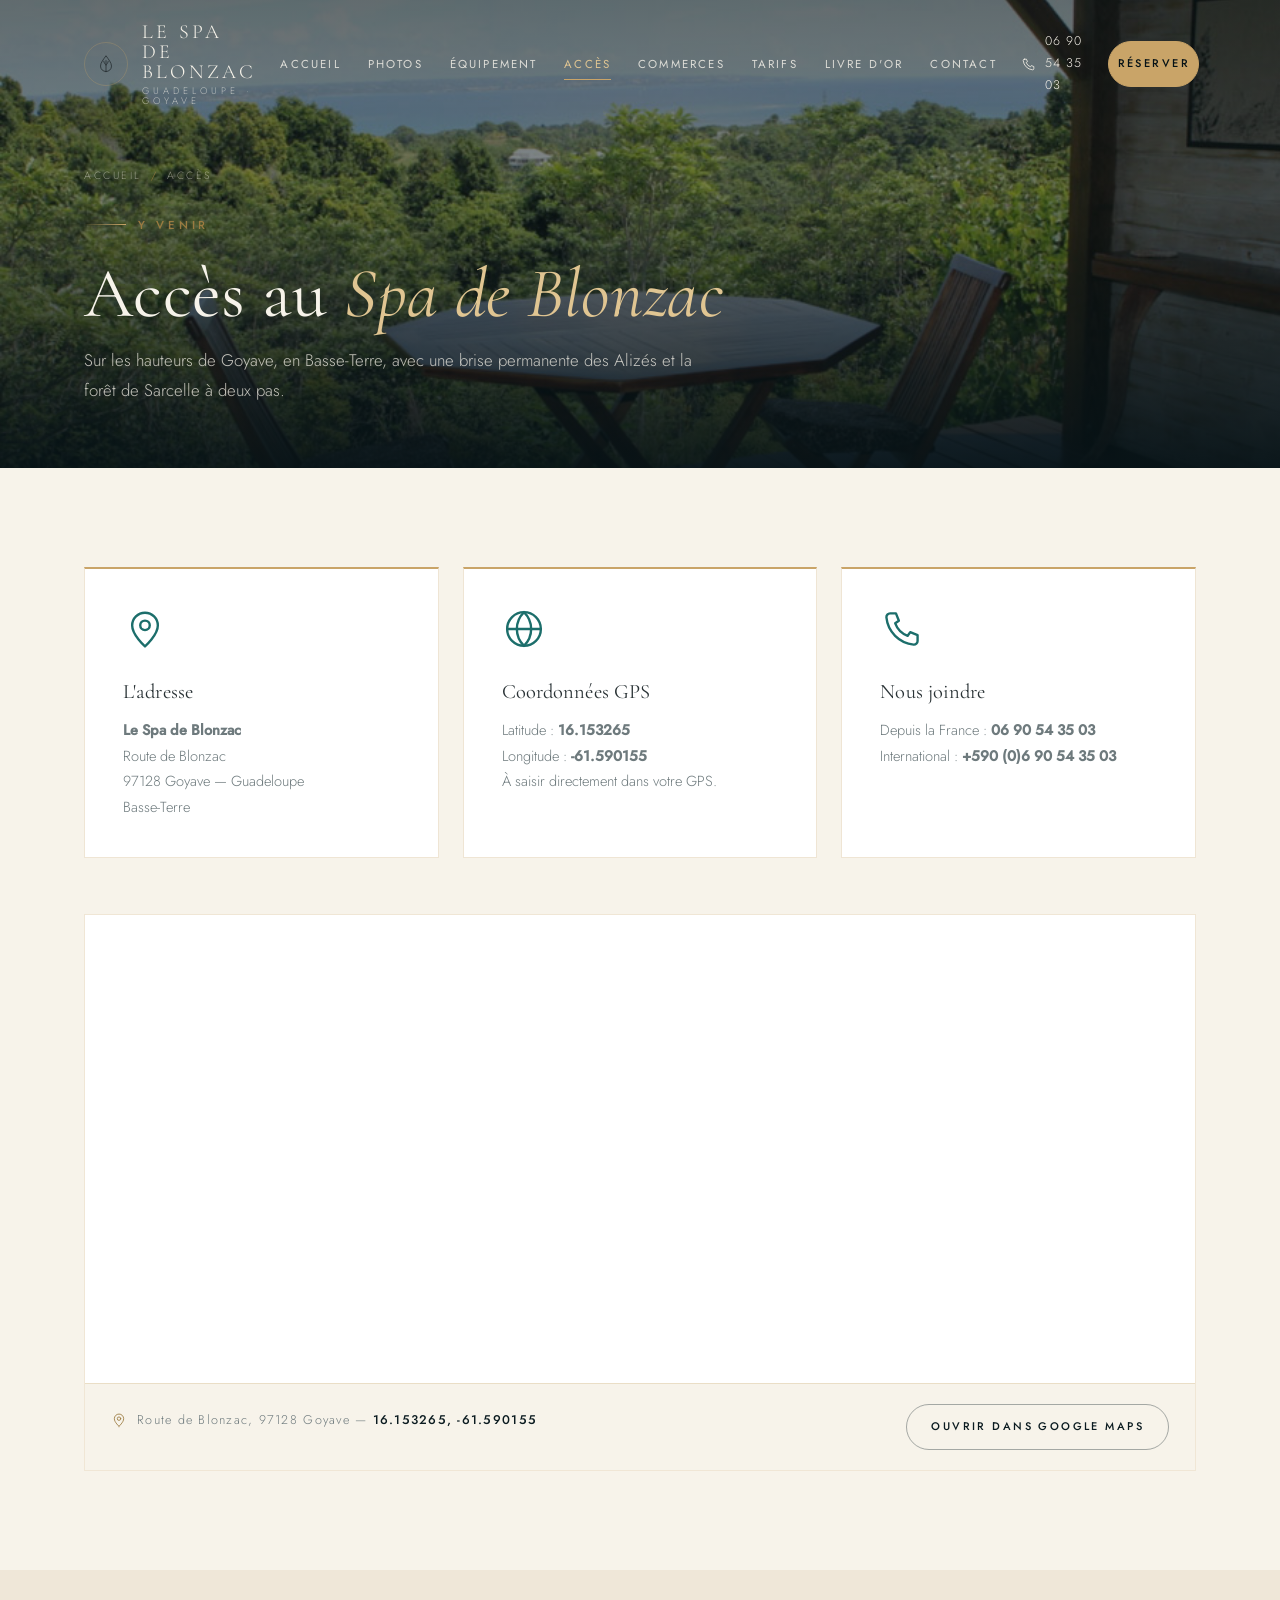
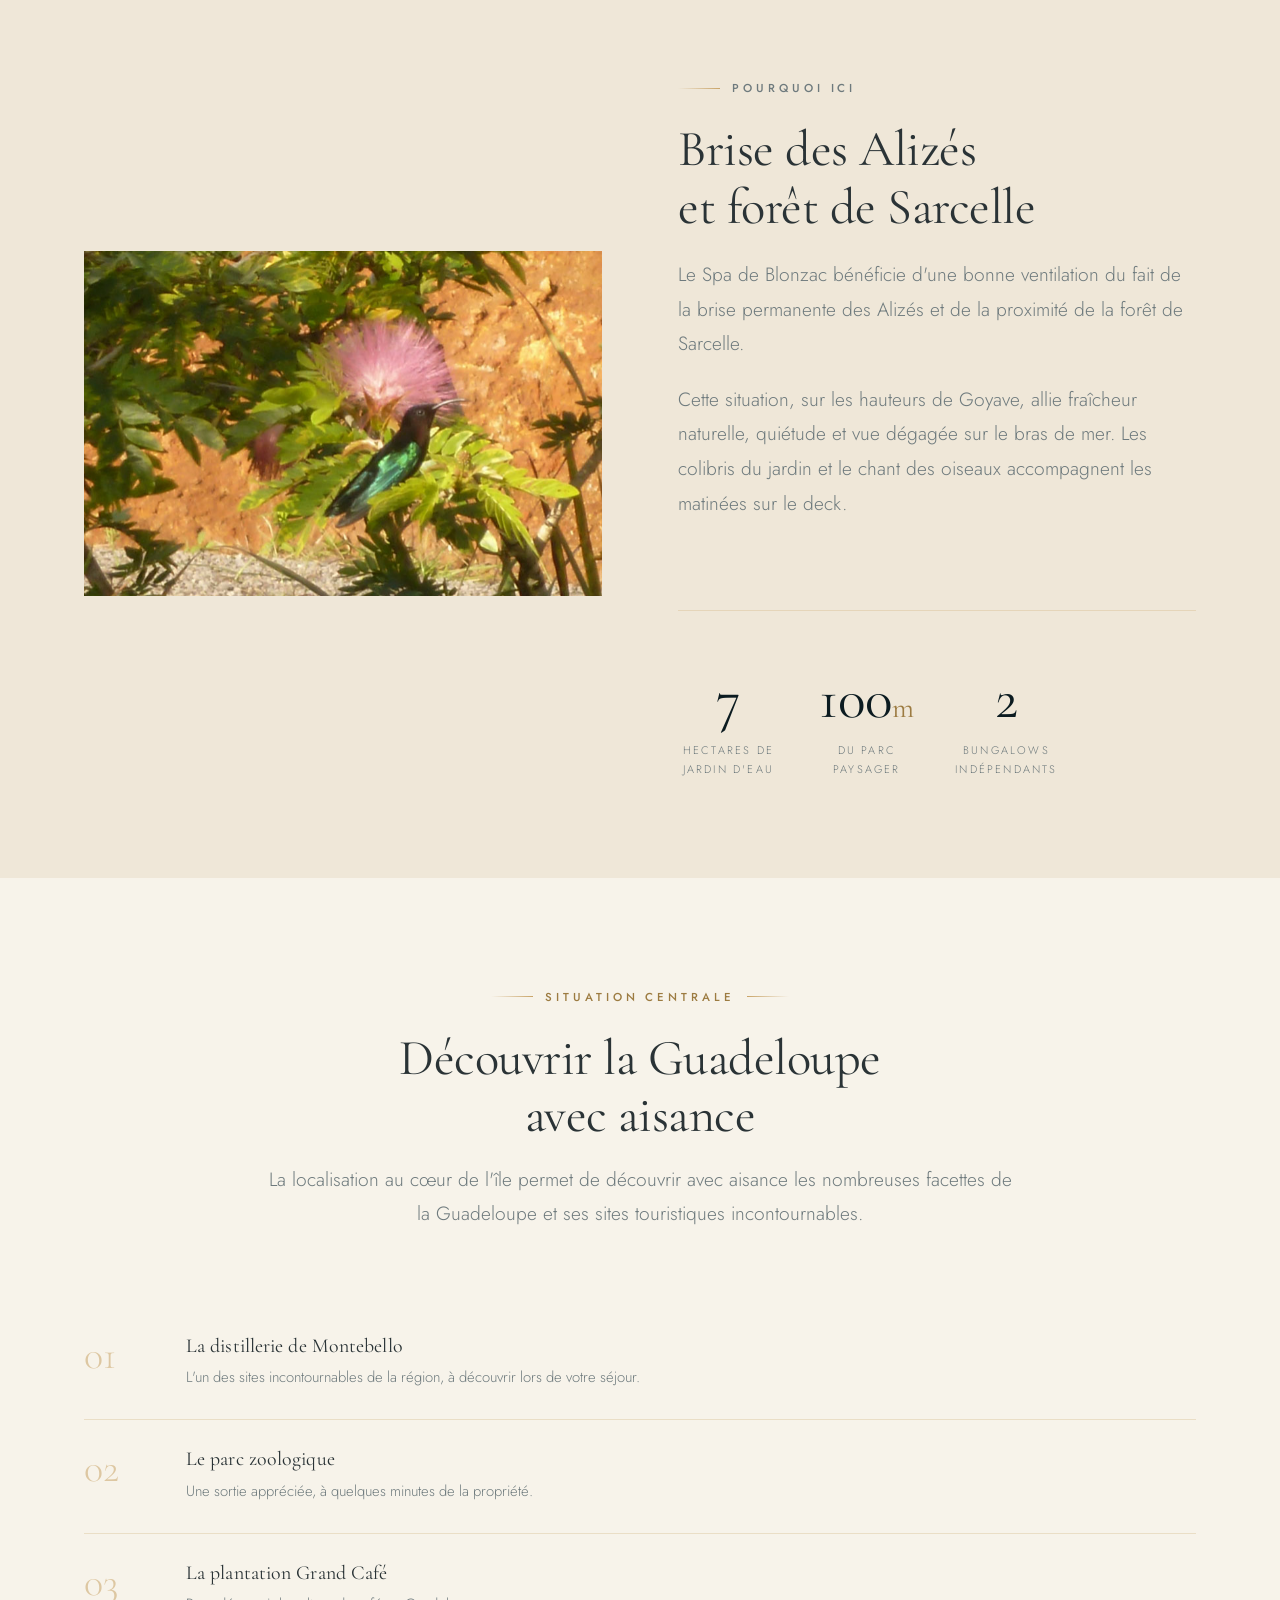
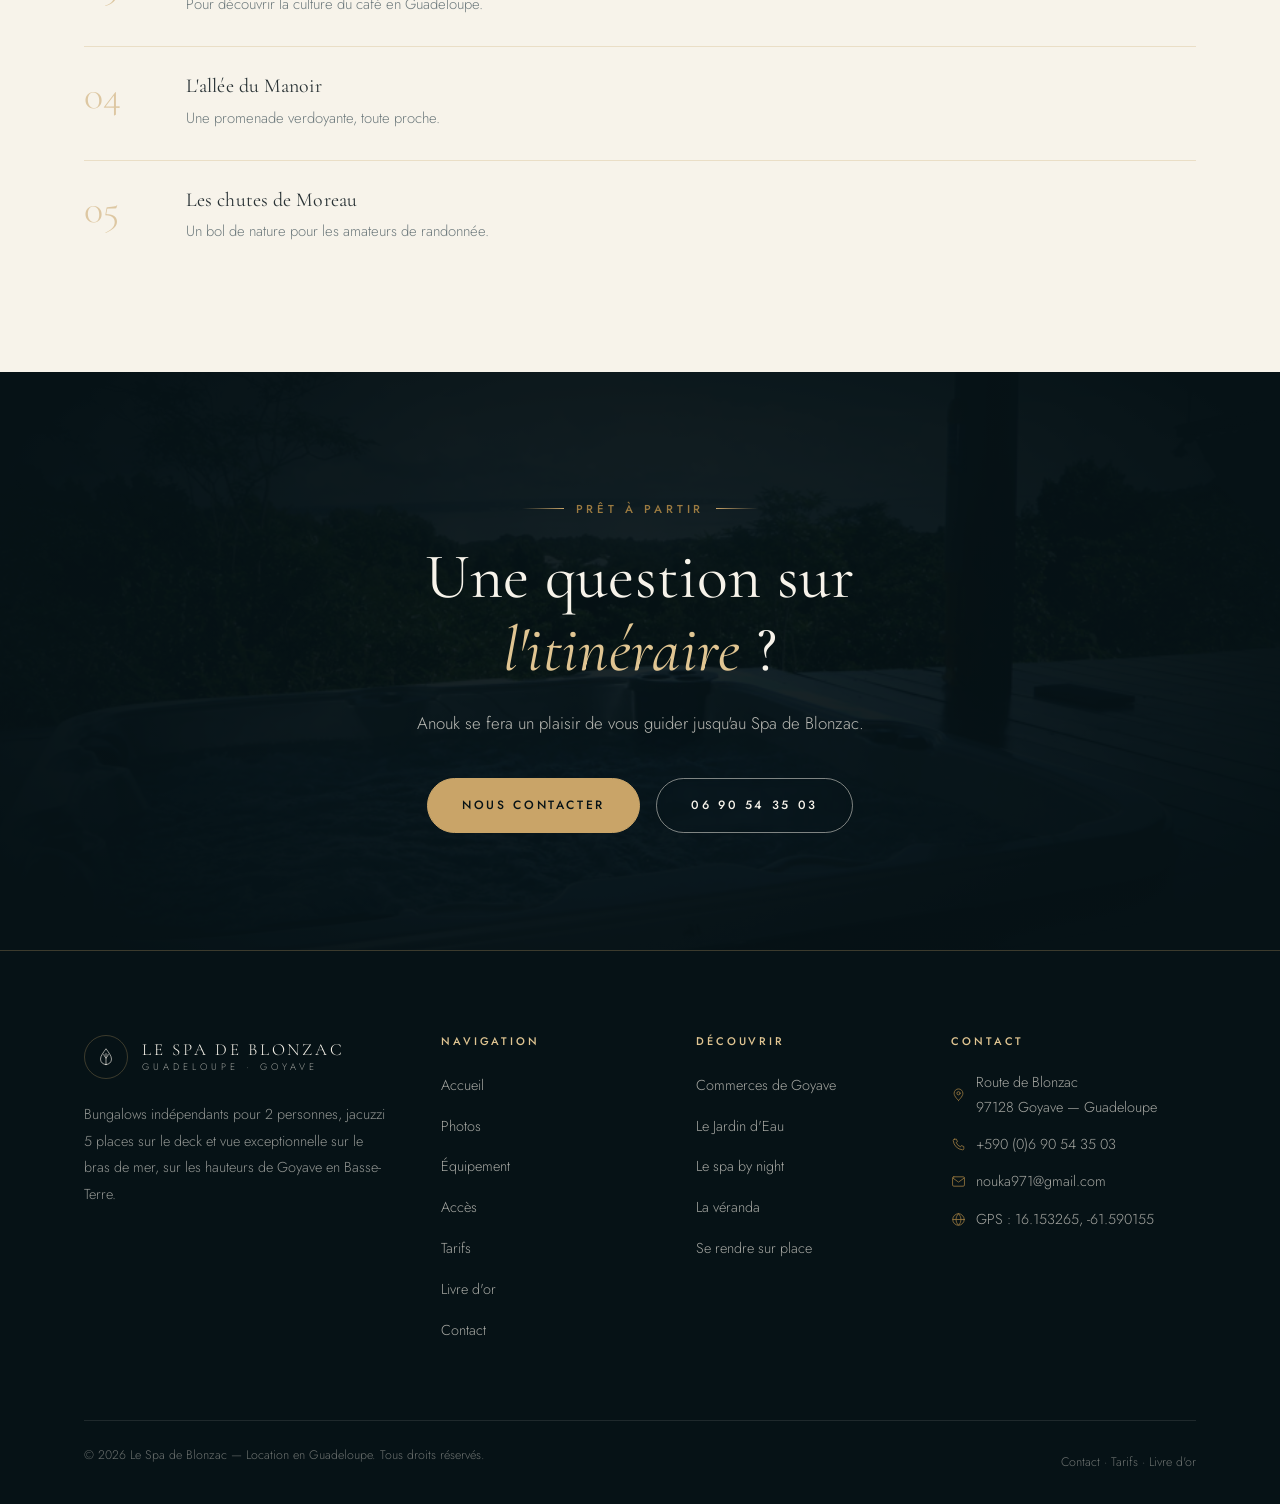
<file: acces.html>
<!DOCTYPE html>
<html lang="fr">
<head>
<meta charset="UTF-8">
<meta name="viewport" content="width=device-width, initial-scale=1">
<title>Accès au Spa de Blonzac — Route de Blonzac, Goyave, Guadeloupe</title>
<meta name="description" content="Itinéraire, adresse et coordonnées GPS du Spa de Blonzac, sur les hauteurs de Goyave en Basse-Terre.">
<meta name="author" content="Le Spa de Blonzac">
<meta name="theme-color" content="#0B1B20">
<link rel="icon" type="image/png" href="images/logo.png">
<meta property="og:type" content="website">
<meta property="og:title" content="Accès au Spa de Blonzac — Route de Blonzac, Goyave, Guadeloupe">
<meta property="og:description" content="Itinéraire, adresse et coordonnées GPS du Spa de Blonzac, sur les hauteurs de Goyave en Basse-Terre.">
<meta property="og:image" content="images/hero-1.jpg">
<meta property="og:locale" content="fr_FR">
<noscript><style>.reveal{opacity:1!important;transform:none!important}</style></noscript>
<link rel="stylesheet" href="css/fonts.css">
<link rel="stylesheet" href="css/style.css">
</head>
<body>

<div class="read-progress"></div>
<svg xmlns="http://www.w3.org/2000/svg" style="display:none" aria-hidden="true">
  <symbol id="i-leaf" viewBox="0 0 32 32" fill="none" stroke="currentColor" stroke-width="1.25" stroke-linecap="round" stroke-linejoin="round">
    <path d="M16 27c-4.5 0-8-3.4-8-8 0-4.6 4.2-9.6 8-15 3.8 5.4 8 10.4 8 15 0 4.6-3.5 8-8 8Z"/><path d="M16 27V11"/><path d="M16 17.5c-1.8-1.6-2.9-3.4-3.2-5.4"/><path d="M16 17.5c1.8-1.6 2.9-3.4 3.2-5.4"/>
  </symbol>
  <symbol id="i-drop" viewBox="0 0 24 24" fill="none" stroke="currentColor" stroke-width="1.3" stroke-linecap="round" stroke-linejoin="round">
    <path d="M12 3c3.2 4 5.5 6.9 5.5 9.6A5.5 5.5 0 0 1 12 18a5.5 5.5 0 0 1-5.5-5.4C6.5 9.9 8.8 7 12 3Z"/><path d="M9.4 13.2c0 1.6 1.2 2.9 2.7 3"/>
  </symbol>
  <symbol id="i-waves" viewBox="0 0 24 24" fill="none" stroke="currentColor" stroke-width="1.3" stroke-linecap="round" stroke-linejoin="round">
    <path d="M2 8c2-1.8 4-1.8 6 0s4 1.8 6 0 4-1.8 6 0"/><path d="M2 13c2-1.8 4-1.8 6 0s4 1.8 6 0 4-1.8 6 0"/><path d="M2 18c2-1.8 4-1.8 6 0s4 1.8 6 0 4-1.8 6 0"/>
  </symbol>
  <symbol id="i-eye" viewBox="0 0 24 24" fill="none" stroke="currentColor" stroke-width="1.3" stroke-linecap="round" stroke-linejoin="round">
    <path d="M2 12s3.6-6 10-6 10 6 10 6-3.6 6-10 6-10-6-10-6Z"/><circle cx="12" cy="12" r="2.6"/>
  </symbol>
  <symbol id="i-home" viewBox="0 0 24 24" fill="none" stroke="currentColor" stroke-width="1.3" stroke-linecap="round" stroke-linejoin="round">
    <path d="M3 10.5 12 3l9 7.5"/><path d="M5.5 9.6V20h13V9.6"/><path d="M10 20v-5.5h4V20"/>
  </symbol>
  <symbol id="i-tree" viewBox="0 0 24 24" fill="none" stroke="currentColor" stroke-width="1.3" stroke-linecap="round" stroke-linejoin="round">
    <path d="M12 3v7"/><path d="M12 10 7.5 5.5M12 10l4.5-4.5"/><path d="M12 10 5 8m7 2 7-2"/><path d="M12 10v11"/><path d="M8.5 21h7"/>
  </symbol>
  <symbol id="i-kayak" viewBox="0 0 24 24" fill="none" stroke="currentColor" stroke-width="1.3" stroke-linecap="round" stroke-linejoin="round">
    <path d="M3 14c2.5 2.4 5.2 3.6 9 3.6s6.5-1.2 9-3.6"/><path d="M3 14c1.5-1.4 3-2 5-2m8 2c2 0 3.5.6 5 2"/><path d="M12 4v7"/><path d="M12 7.5 8 5m4 2.5 4-2.5"/>
  </symbol>
  <symbol id="i-sun" viewBox="0 0 24 24" fill="none" stroke="currentColor" stroke-width="1.3" stroke-linecap="round" stroke-linejoin="round">
    <circle cx="12" cy="12" r="4"/><path d="M12 2v2.4M12 19.6V22M2 12h2.4M19.6 12H22M4.9 4.9l1.7 1.7M17.4 17.4l1.7 1.7M19.1 4.9l-1.7 1.7M6.6 17.4l-1.7 1.7"/>
  </symbol>
  <symbol id="i-utensils" viewBox="0 0 24 24" fill="none" stroke="currentColor" stroke-width="1.3" stroke-linecap="round" stroke-linejoin="round">
    <path d="M6 3v7a2.5 2.5 0 0 0 5 0V3"/><path d="M8.5 10v11"/><path d="M16.5 3c1.7 0 3 1.6 3 3.6 0 1.7-.8 2.9-2 3.4V21"/>
  </symbol>
  <symbol id="i-washer" viewBox="0 0 24 24" fill="none" stroke="currentColor" stroke-width="1.3" stroke-linecap="round" stroke-linejoin="round">
    <rect x="4" y="2.5" width="16" height="19" rx="2"/><circle cx="12" cy="13.5" r="4.2"/><path d="M7 6h2M15.5 6h2"/><path d="M9.4 13.5c1.6-1.4 3.2 1.4 4.8 0"/>
  </symbol>
  <symbol id="i-cooktop" viewBox="0 0 24 24" fill="none" stroke="currentColor" stroke-width="1.3" stroke-linecap="round" stroke-linejoin="round">
    <rect x="3" y="4" width="18" height="16" rx="2"/><circle cx="8.5" cy="10" r="1.6"/><circle cx="15.5" cy="10" r="1.6"/><circle cx="8.5" cy="15.5" r="1.6"/><circle cx="15.5" cy="15.5" r="1.6"/>
  </symbol>
  <symbol id="i-fridge" viewBox="0 0 24 24" fill="none" stroke="currentColor" stroke-width="1.3" stroke-linecap="round" stroke-linejoin="round">
    <rect x="5" y="2.5" width="14" height="19" rx="2"/><path d="M5 9.5h14"/><path d="M8.5 5.5v2M8.5 12.5v3"/>
  </symbol>
  <symbol id="i-coffee" viewBox="0 0 24 24" fill="none" stroke="currentColor" stroke-width="1.3" stroke-linecap="round" stroke-linejoin="round">
    <path d="M4 8h12v5.5A5.5 5.5 0 0 1 10.5 19h-1A5.5 5.5 0 0 1 4 13.5V8Z"/><path d="M16 9.5h1.8a2.7 2.7 0 0 1 0 5.4H16"/><path d="M7.5 3.5c0 1-1 1.3-1 2.5M11 3.5c0 1-1 1.3-1 2.5"/>
  </symbol>
  <symbol id="i-microwave" viewBox="0 0 24 24" fill="none" stroke="currentColor" stroke-width="1.3" stroke-linecap="round" stroke-linejoin="round">
    <rect x="2.5" y="4" width="19" height="16" rx="2"/><rect x="4.5" y="6.5" width="11" height="11" rx="1"/><path d="M18 8v2M18 12.5v2"/>
  </symbol>
  <symbol id="i-tv" viewBox="0 0 24 24" fill="none" stroke="currentColor" stroke-width="1.3" stroke-linecap="round" stroke-linejoin="round">
    <rect x="2.5" y="5" width="19" height="12.5" rx="2"/><path d="M8.5 21h7"/><path d="M12 17.5V21"/>
  </symbol>
  <symbol id="i-ac" viewBox="0 0 24 24" fill="none" stroke="currentColor" stroke-width="1.3" stroke-linecap="round" stroke-linejoin="round">
    <path d="M2.5 6.5h19"/><path d="M5 6.5v3M12 6.5v3M19 6.5v3"/><path d="M5 12.5c1.6 1.2 1.6 2.6 0 3.8M12 12.5c1.6 1.2 1.6 2.6 0 3.8M19 12.5c1.6 1.2 1.6 2.6 0 3.8"/><path d="M5 19.5c1.6 1.2 1.6 2.6 0 3.8"/>
  </symbol>
  <symbol id="i-iron" viewBox="0 0 24 24" fill="none" stroke="currentColor" stroke-width="1.3" stroke-linecap="round" stroke-linejoin="round">
    <path d="M3 16.5h12.5c3 0 5.5-1.8 5.5-4.2 0-1.6-1.4-2.8-3.4-2.8H8.5L5.2 12a2.4 2.4 0 0 0 1.8 4"/><path d="M3 20.5h18"/>
  </symbol>
  <symbol id="i-shower" viewBox="0 0 24 24" fill="none" stroke="currentColor" stroke-width="1.3" stroke-linecap="round" stroke-linejoin="round">
    <path d="M4 21V11a8 8 0 0 1 16 0v10"/><path d="M8.5 8.5 12 5l3.5 3.5"/><path d="M9 15v1.5M12 15v2.5M15 15v1.5"/>
  </symbol>
  <symbol id="i-hanger" viewBox="0 0 24 24" fill="none" stroke="currentColor" stroke-width="1.3" stroke-linecap="round" stroke-linejoin="round">
    <path d="M12 7.5a2.2 2.2 0 1 1 2.2-2.2c0 1.5-2.2 2-2.2 3.4"/><path d="M12 8.5 3.5 15v1.5h17V15L12 8.5Z"/>
  </symbol>
  <symbol id="i-outdoor" viewBox="0 0 24 24" fill="none" stroke="currentColor" stroke-width="1.3" stroke-linecap="round" stroke-linejoin="round">
    <circle cx="12" cy="7" r="3"/><path d="M12 1.8v1M12 11.2v1M5.8 7h-1M19.2 7h-1M7.5 2.5l-.7-.7M17.2 1.8l.7.7"/><path d="M6.5 13.5c0 3 2.5 5.5 5.5 5.5s5.5-2.5 5.5-5.5"/><path d="M9 19.5v2M12 19.5v2.5M15 19.5v2"/>
  </symbol>
  <symbol id="i-wifi" viewBox="0 0 24 24" fill="none" stroke="currentColor" stroke-width="1.3" stroke-linecap="round" stroke-linejoin="round">
    <path d="M2.5 8.6A15 15 0 0 1 21.5 8.6"/><path d="M6 12.4a10 10 0 0 1 12 0"/><path d="M9.3 16a5 5 0 0 1 5.4 0"/><circle cx="12" cy="19.3" r="1.1" fill="currentColor" stroke="none"/>
  </symbol>
  <symbol id="i-linen" viewBox="0 0 24 24" fill="none" stroke="currentColor" stroke-width="1.3" stroke-linecap="round" stroke-linejoin="round">
    <path d="M3 8.5h18"/><path d="M5 8.5V5h14v3.5"/><path d="M3 8.5V19a2 2 0 0 0 2 2h14a2 2 0 0 0 2-2V8.5"/><path d="M9 12.5h6"/>
  </symbol>
  <symbol id="i-check" viewBox="0 0 24 24" fill="none" stroke="currentColor" stroke-width="1.6" stroke-linecap="round" stroke-linejoin="round">
    <path d="M4 12.5 9.5 18 20 6.5"/>
  </symbol>
  <symbol id="i-check-circle" viewBox="0 0 24 24" fill="none" stroke="currentColor" stroke-width="1.3" stroke-linecap="round" stroke-linejoin="round">
    <circle cx="12" cy="12" r="9.2"/><path d="M8 12.3 11 15.3 16.2 9.4"/>
  </symbol>
  <symbol id="i-arrow-right" viewBox="0 0 24 24" fill="none" stroke="currentColor" stroke-width="1.4" stroke-linecap="round" stroke-linejoin="round">
    <path d="M4 12h15"/><path d="M13.5 6.5 20 12l-6.5 5.5"/>
  </symbol>
  <symbol id="i-arrow-left" viewBox="0 0 24 24" fill="none" stroke="currentColor" stroke-width="1.4" stroke-linecap="round" stroke-linejoin="round">
    <path d="M20 12H5"/><path d="M10.5 6.5 4 12l6.5 5.5"/>
  </symbol>
  <symbol id="i-arrow-up" viewBox="0 0 24 24" fill="none" stroke="currentColor" stroke-width="1.4" stroke-linecap="round" stroke-linejoin="round">
    <path d="M12 20V5"/><path d="M6.5 10.5 12 5l5.5 5.5"/>
  </symbol>
  <symbol id="i-phone" viewBox="0 0 24 24" fill="none" stroke="currentColor" stroke-width="1.3" stroke-linecap="round" stroke-linejoin="round">
    <path d="M5.5 3.5h3.2l1.6 4-2 1.4a11.5 11.5 0 0 0 6.8 6.8l1.4-2 4 1.6v3.2a2 2 0 0 1-2.2 2A16.5 16.5 0 0 1 3.5 5.7a2 2 0 0 1 2-2.2Z"/>
  </symbol>
  <symbol id="i-mail" viewBox="0 0 24 24" fill="none" stroke="currentColor" stroke-width="1.3" stroke-linecap="round" stroke-linejoin="round">
    <rect x="2.5" y="4.5" width="19" height="15" rx="2"/><path d="m3 6.5 9 6.5 9-6.5"/>
  </symbol>
  <symbol id="i-pin" viewBox="0 0 24 24" fill="none" stroke="currentColor" stroke-width="1.3" stroke-linecap="round" stroke-linejoin="round">
    <path d="M12 21.5s7-6.2 7-11.4a7 7 0 1 0-14 0c0 5.2 7 11.4 7 11.4Z"/><circle cx="12" cy="10" r="2.6"/>
  </symbol>
  <symbol id="i-globe" viewBox="0 0 24 24" fill="none" stroke="currentColor" stroke-width="1.3" stroke-linecap="round" stroke-linejoin="round">
    <circle cx="12" cy="12" r="9.2"/><path d="M2.8 12h18.4"/><path d="M12 2.8c2.6 2.6 3.9 5.7 3.9 9.2s-1.3 6.6-3.9 9.2c-2.6-2.6-3.9-5.7-3.9-9.2S9.4 5.4 12 2.8Z"/>
  </symbol>
  <symbol id="i-close" viewBox="0 0 24 24" fill="none" stroke="currentColor" stroke-width="1.4" stroke-linecap="round" stroke-linejoin="round">
    <path d="M6 6l12 12M18 6 6 18"/>
  </symbol>
  <symbol id="i-zoom" viewBox="0 0 24 24" fill="none" stroke="currentColor" stroke-width="1.5" stroke-linecap="round" stroke-linejoin="round">
    <circle cx="11" cy="11" r="6.5"/><path d="M15.8 15.8 21 21"/><path d="M11 8.5v5M8.5 11h5"/>
  </symbol>
  <symbol id="i-gift" viewBox="0 0 24 24" fill="none" stroke="currentColor" stroke-width="1.3" stroke-linecap="round" stroke-linejoin="round">
    <rect x="3" y="8.5" width="18" height="12" rx="1.5"/><path d="M3 13h18M12 8.5V20.5"/><path d="M12 8.5S10.5 3.5 7.8 4.2C5.6 4.8 6 8.5 8.6 8.5H12Zm0 0s1.5-5 4.2-4.3c2.2.6 1.8 4.3-.8 4.3H12Z"/>
  </symbol>
  <symbol id="i-shop" viewBox="0 0 24 24" fill="none" stroke="currentColor" stroke-width="1.3" stroke-linecap="round" stroke-linejoin="round">
    <path d="M3.5 8.5 5 3.5h14l1.5 5"/><path d="M3.5 8.5h17V20a1.5 1.5 0 0 1-1.5 1.5H5A1.5 1.5 0 0 1 3.5 20V8.5Z"/><path d="M9.5 21.5v-6h5v6"/>
  </symbol>
  <symbol id="i-car" viewBox="0 0 24 24" fill="none" stroke="currentColor" stroke-width="1.3" stroke-linecap="round" stroke-linejoin="round">
    <path d="M4 15.5v-3l2-5h12l2 5v3"/><path d="M3 15.5h18"/><circle cx="7.5" cy="17.5" r="1.8"/><circle cx="16.5" cy="17.5" r="1.8"/><path d="M9.3 17.5h5.4"/>
  </symbol>
  <symbol id="i-jet" viewBox="0 0 24 24" fill="none" stroke="currentColor" stroke-width="1.3" stroke-linecap="round" stroke-linejoin="round">
    <path d="M3 14c2 1.6 4.4 2.4 7.5 2.4h3l3.5 4h2.5l-2.2-4H21l-1.5-4H12"/><path d="M7 10.5 12 8l2 3.5"/><path d="M2.5 18.5h6"/>
  </symbol>
  <symbol id="i-hike" viewBox="0 0 24 24" fill="none" stroke="currentColor" stroke-width="1.3" stroke-linecap="round" stroke-linejoin="round">
    <path d="M3 20h18"/><path d="M4 20 9 8l4 3 3-3 4 12"/><circle cx="15.5" cy="5" r="1.6"/>
  </symbol>
  <symbol id="i-calendar" viewBox="0 0 24 24" fill="none" stroke="currentColor" stroke-width="1.3" stroke-linecap="round" stroke-linejoin="round">
    <rect x="3.5" y="5" width="17" height="16" rx="2"/><path d="M3.5 10h17M8 3v3.5M16 3v3.5"/>
  </symbol>
  <symbol id="i-user" viewBox="0 0 24 24" fill="none" stroke="currentColor" stroke-width="1.3" stroke-linecap="round" stroke-linejoin="round">
    <circle cx="12" cy="8" r="3.6"/><path d="M4.5 20.5c0-3.6 3.4-6 7.5-6s7.5 2.4 7.5 6"/>
  </symbol>
  <symbol id="i-tool" viewBox="0 0 24 24" fill="none" stroke="currentColor" stroke-width="1.3" stroke-linecap="round" stroke-linejoin="round">
    <path d="M14.5 6.5a4.5 4.5 0 0 0-6 6L3 18l3 3 5.5-5.5a4.5 4.5 0 0 0 6-6l-3 3-2.5-2.5 2.5-2.5Z"/>
  </symbol>
  <symbol id="i-card" viewBox="0 0 24 24" fill="none" stroke="currentColor" stroke-width="1.3" stroke-linecap="round" stroke-linejoin="round">
    <rect x="2.5" y="5" width="19" height="14" rx="2"/><path d="M2.5 9.5h19"/><path d="M6 14.5h4"/>
  </symbol>
  <symbol id="i-dress" viewBox="0 0 24 24" fill="none" stroke="currentColor" stroke-width="1.3" stroke-linecap="round" stroke-linejoin="round">
    <path d="M9 3.5 7.5 6 4 8l1.5 3.5L7 10.5V20h10v-9.5L17.5 11.5 19 8l-3.5-2L15 3.5a3 3 0 0 1-6 0Z"/>
  </symbol>
  <symbol id="i-taxi" viewBox="0 0 24 24" fill="none" stroke="currentColor" stroke-width="1.3" stroke-linecap="round" stroke-linejoin="round">
    <path d="M4 15.5v-3l2-5h12l2 5v3"/><path d="M3 15.5h18"/><path d="M9.5 7.5h5"/><circle cx="7.5" cy="17.5" r="1.8"/><circle cx="16.5" cy="17.5" r="1.8"/>
  </symbol>
  <symbol id="i-villa" viewBox="0 0 24 24" fill="none" stroke="currentColor" stroke-width="1.3" stroke-linecap="round" stroke-linejoin="round">
    <path d="M3 11 12 4l9 7"/><path d="M5.5 10v10h13V10"/><path d="M10 20v-5.5h4V20"/><path d="M2.5 13.5h19"/>
  </symbol>
  <symbol id="i-wind" viewBox="0 0 24 24" fill="none" stroke="currentColor" stroke-width="1.3" stroke-linecap="round" stroke-linejoin="round">
    <path d="M3 8.5h12a3 3 0 1 0-3-3"/><path d="M3 13h15a3 3 0 1 1-3 3"/><path d="M3 17.5h8"/>
  </symbol>
  <symbol id="i-forest" viewBox="0 0 24 24" fill="none" stroke="currentColor" stroke-width="1.3" stroke-linecap="round" stroke-linejoin="round">
    <path d="M12 2.5 7 9h10L12 2.5Z"/><path d="M12 7 5.5 15h13L12 7Z"/><path d="M12 13.5 6 21h12l-6-7.5Z"/>
  </symbol>
</svg>

<!-- ============================ EN-TÊTE ============================ -->
<header class="site-header">
  <div class="wrap site-header__inner">
    <a class="brand" href="index.html">
      <span class="brand__mark"><svg aria-hidden="true"><use href="#i-leaf"/></svg></span>
      <span class="brand__text">
        <span class="brand__name">Le Spa de Blonzac</span>
        <span class="brand__sub">Guadeloupe · Goyave</span>
      </span>
    </a>

    <nav class="nav" aria-label="Navigation principale">
      <a href="index.html">Accueil</a>
      <a href="photos.html">Photos</a>
      <a href="equipement.html">Équipement</a>
      <a href="acces.html" class="is-active">Accès</a>
      <a href="commerces.html">Commerces</a>
      <a href="tarifs.html">Tarifs</a>
      <a href="livre-dor.html">Livre d'or</a>
      <a href="contact.html">Contact</a>
    </nav>

    <div class="header-cta">
      <a class="header-phone" href="tel:+590690543503">
        <svg aria-hidden="true"><use href="#i-phone"/></svg>
        06 90 54 35 03
      </a>
      <a class="btn btn--sm" href="contact.html">Réserver</a>
      <button class="burger" aria-label="Ouvrir le menu" aria-expanded="false">
        <span></span><span></span><span></span>
      </button>
    </div>
  </div>
</header>

<!-- ============================ MENU MOBILE ============================ -->
<nav class="mobile-nav" aria-label="Navigation mobile">
  <a href="index.html"><i>01</i>Accueil</a>
  <a href="photos.html"><i>02</i>Photos</a>
  <a href="equipement.html"><i>03</i>Équipement</a>
  <a href="acces.html"><i>04</i>Accès</a>
  <a href="commerces.html"><i>05</i>Commerces</a>
  <a href="tarifs.html"><i>06</i>Tarifs</a>
  <a href="livre-dor.html"><i>07</i>Livre d'or</a>
  <a href="contact.html"><i>08</i>Contact</a>
  <div class="mobile-nav__foot">
    <strong>+590 (0)6 90 54 35 03</strong><br>
    Route de Blonzac — 97128 Goyave, Guadeloupe
  </div>
</nav>

<!-- ============================ EN-TÊTE DE PAGE ============================ -->
<section class="page-hero">
  <div class="page-hero__bg"><img src="images/hero-1.jpg" alt="Deck en bois avec vue sur la mer"></div>
  <div class="wrap">
    <nav class="breadcrumb" aria-label="Fil d'Ariane">
      <a href="index.html">Accueil</a><span>/</span>Accès
    </nav>
    <p class="eyebrow">Y venir</p>
    <h1 class="page-hero__title">Accès au <em>Spa de Blonzac</em></h1>
    <p class="page-hero__text">Sur les hauteurs de Goyave, en Basse-Terre, avec une brise permanente des Alizés et la forêt de Sarcelle à deux pas.</p>
  </div>
</section>

<!-- ============================ ADRESSE + CARTE ============================ -->
<section class="section">
  <div class="wrap">
    <div class="info-cards" style="margin-bottom:clamp(36px,5vw,56px)">
      <article class="info-card reveal" style="--d:.05s">
        <svg class="info-card__ico" aria-hidden="true"><use href="#i-pin"/></svg>
        <h3>L'adresse</h3>
        <p><strong>Le Spa de Blonzac</strong><br>Route de Blonzac<br>97128 Goyave — Guadeloupe<br>Basse-Terre</p>
      </article>
      <article class="info-card reveal" style="--d:.15s">
        <svg class="info-card__ico" aria-hidden="true"><use href="#i-globe"/></svg>
        <h3>Coordonnées GPS</h3>
        <p>Latitude : <strong>16.153265</strong><br>Longitude : <strong>-61.590155</strong><br>À saisir directement dans votre GPS.</p>
      </article>
      <article class="info-card reveal" style="--d:.25s">
        <svg class="info-card__ico" aria-hidden="true"><use href="#i-phone"/></svg>
        <h3>Nous joindre</h3>
        <p>Depuis la France : <strong>06 90 54 35 03</strong><br>International : <strong>+590 (0)6 90 54 35 03</strong></p>
      </article>
    </div>

    <div class="map-block reveal">
      <iframe
        title="Carte de localisation du Spa de Blonzac — Route de Blonzac, Goyave, Guadeloupe"
        src="https://www.google.com/maps?q=16.153265,-61.590155&hl=fr&z=14&output=embed"
        loading="lazy" referrerpolicy="no-referrer-when-downgrade" allowfullscreen></iframe>
      <div class="map-block__foot">
        <p class="map-block__coords"><svg style="width:16px;height:16px;color:var(--gold-deep)" aria-hidden="true"><use href="#i-pin"/></svg>
          <span>Route de Blonzac, 97128 Goyave — <b>16.153265, -61.590155</b></span></p>
        <a class="btn btn--dark btn--sm" href="https://www.google.com/maps/search/?api=1&query=16.153265,-61.590155" target="_blank" rel="noopener">Ouvrir dans Google Maps</a>
      </div>
    </div>
  </div>
</section>

<!-- ============================ LE CADRE ============================ -->
<section class="section atouts">
  <div class="wrap split">
    <div class="split__media reveal reveal--left">
      <span class="split__tag">Le cadre</span>
      <span class="imgfx"><img src="images/colibri.jpg" alt="Colibri dans le jardin du Spa de Blonzac"><span class="fx-sheen"></span></span>
    </div>
    <div class="split__body reveal reveal--right">
      <p class="eyebrow">Pourquoi ici</p>
      <h2 class="h-section">Brise des Alizés<br>et forêt de Sarcelle</h2>
      <p class="lead">
        Le Spa de Blonzac bénéficie d'une bonne ventilation du fait de la brise permanente des Alizés
        et de la proximité de la forêt de Sarcelle.
      </p>
      <p class="lead">
        Cette situation, sur les hauteurs de Goyave, allie fraîcheur naturelle, quiétude et vue
        dégagée sur le bras de mer. Les colibris du jardin et le chant des oiseaux accompagnent les
        matinées sur le deck.
      </p>
      <div class="stats">
        <div class="stat"><b data-count="8">0</b><span>hectares de Jardin d'Eau</span></div>
        <div class="stat"><b>100<i>m</i></b><span>du parc paysager</span></div>
        <div class="stat"><b>2</b><span>bungalows indépendants</span></div>
      </div>
    </div>
  </div>
</section>

<!-- ============================ AUX ALENTOURS ============================ -->
<section class="section">
  <div class="wrap">
    <div class="atouts__head txt-center reveal">
      <p class="eyebrow eyebrow--center">Situation centrale</p>
      <h2 class="h-section">Découvrir la Guadeloupe<br>avec aisance</h2>
      <p class="lead" style="margin-top:18px">
        La localisation au cœur de l'île permet de découvrir avec aisance les nombreuses facettes de
        la Guadeloupe et ses sites touristiques incontournables.
      </p>
    </div>

    <div class="steps">
      <div class="step reveal" style="--d:.05s">
        <span class="step__n">01</span>
        <div><h3>La distillerie de Montebello</h3><p>L'un des sites incontournables de la région, à découvrir lors de votre séjour.</p></div>
      </div>
      <div class="step reveal" style="--d:.1s">
        <span class="step__n">02</span>
        <div><h3>Le parc zoologique</h3><p>Une sortie appréciée, à quelques minutes de la propriété.</p></div>
      </div>
      <div class="step reveal" style="--d:.15s">
        <span class="step__n">03</span>
        <div><h3>La plantation Grand Café</h3><p>Pour découvrir la culture du café en Guadeloupe.</p></div>
      </div>
      <div class="step reveal" style="--d:.2s">
        <span class="step__n">04</span>
        <div><h3>L'allée du Manoir</h3><p>Une promenade verdoyante, toute proche.</p></div>
      </div>
      <div class="step reveal" style="--d:.25s">
        <span class="step__n">05</span>
        <div><h3>Les chutes de Moreau</h3><p>Un bol de nature pour les amateurs de randonnée.</p></div>
      </div>
    </div>
  </div>
</section>

<!-- ============================ CTA ============================ -->
<section class="cta">
  <div class="cta__bg"><img src="images/hero-2.jpg" alt="Vue depuis le deck du Spa de Blonzac"></div>
  <div class="wrap reveal">
    <p class="eyebrow eyebrow--center">Prêt à partir</p>
    <h2 class="cta__title">Une question sur<br><em>l'itinéraire</em> ?</h2>
    <p class="cta__text">Anouk se fera un plaisir de vous guider jusqu'au Spa de Blonzac.</p>
    <div class="cta__actions">
      <a class="btn" href="contact.html">Nous contacter</a>
      <a class="btn btn--ghost" href="tel:+590690543503">06 90 54 35 03</a>
    </div>
  </div>
</section>

<!-- ============================ PIED DE PAGE ============================ -->
<footer class="footer">
  <div class="wrap">
    <div class="footer__grid">
      <div class="footer__about">
        <a class="brand" href="index.html">
          <span class="brand__mark"><svg aria-hidden="true"><use href="#i-leaf"/></svg></span>
          <span class="brand__text">
            <span class="brand__name">Le Spa de Blonzac</span>
            <span class="brand__sub">Guadeloupe · Goyave</span>
          </span>
        </a>
        <p>
          Bungalows indépendants pour 2 personnes, jacuzzi 5 places sur le deck et vue exceptionnelle
          sur le bras de mer, sur les hauteurs de Goyave en Basse-Terre.
        </p>
      </div>

      <div>
        <h4>Navigation</h4>
        <ul>
          <li><a href="index.html">Accueil</a></li>
          <li><a href="photos.html">Photos</a></li>
          <li><a href="equipement.html">Équipement</a></li>
          <li><a href="acces.html">Accès</a></li>
          <li><a href="tarifs.html">Tarifs</a></li>
          <li><a href="livre-dor.html">Livre d'or</a></li>
          <li><a href="contact.html">Contact</a></li>
        </ul>
      </div>

      <div>
        <h4>Découvrir</h4>
        <ul>
          <li><a href="commerces.html">Commerces de Goyave</a></li>
          <li><a href="photos.html">Le Jardin d'Eau</a></li>
          <li><a href="photos.html">Le spa by night</a></li>
          <li><a href="equipement.html">La véranda</a></li>
          <li><a href="acces.html">Se rendre sur place</a></li>
        </ul>
      </div>

      <div>
        <h4>Contact</h4>
        <ul class="footer__contact">
          <li><svg aria-hidden="true"><use href="#i-pin"/></svg>Route de Blonzac<br>97128 Goyave — Guadeloupe</li>
          <li><svg aria-hidden="true"><use href="#i-phone"/></svg><a href="tel:+590690543503">+590 (0)6 90 54 35 03</a></li>
          <li><svg aria-hidden="true"><use href="#i-mail"/></svg><a href="mailto:nouka971@gmail.com">nouka971@gmail.com</a></li>
          <li><svg aria-hidden="true"><use href="#i-globe"/></svg>GPS : 16.153265, -61.590155</li>
        </ul>
      </div>
    </div>

    <div class="footer__bottom">
      <p>© <span data-year>2026</span> Le Spa de Blonzac — Location en Guadeloupe. Tous droits réservés.</p>
      <p><a href="contact.html">Contact</a> · <a href="tarifs.html">Tarifs</a> · <a href="livre-dor.html">Livre d'or</a></p>
    </div>
  </div>
</footer>

<button class="to-top" aria-label="Retour en haut"><svg aria-hidden="true"><use href="#i-arrow-up"/></svg></button>

<script src="js/main.js"></script>
</body>
</html>
</file>
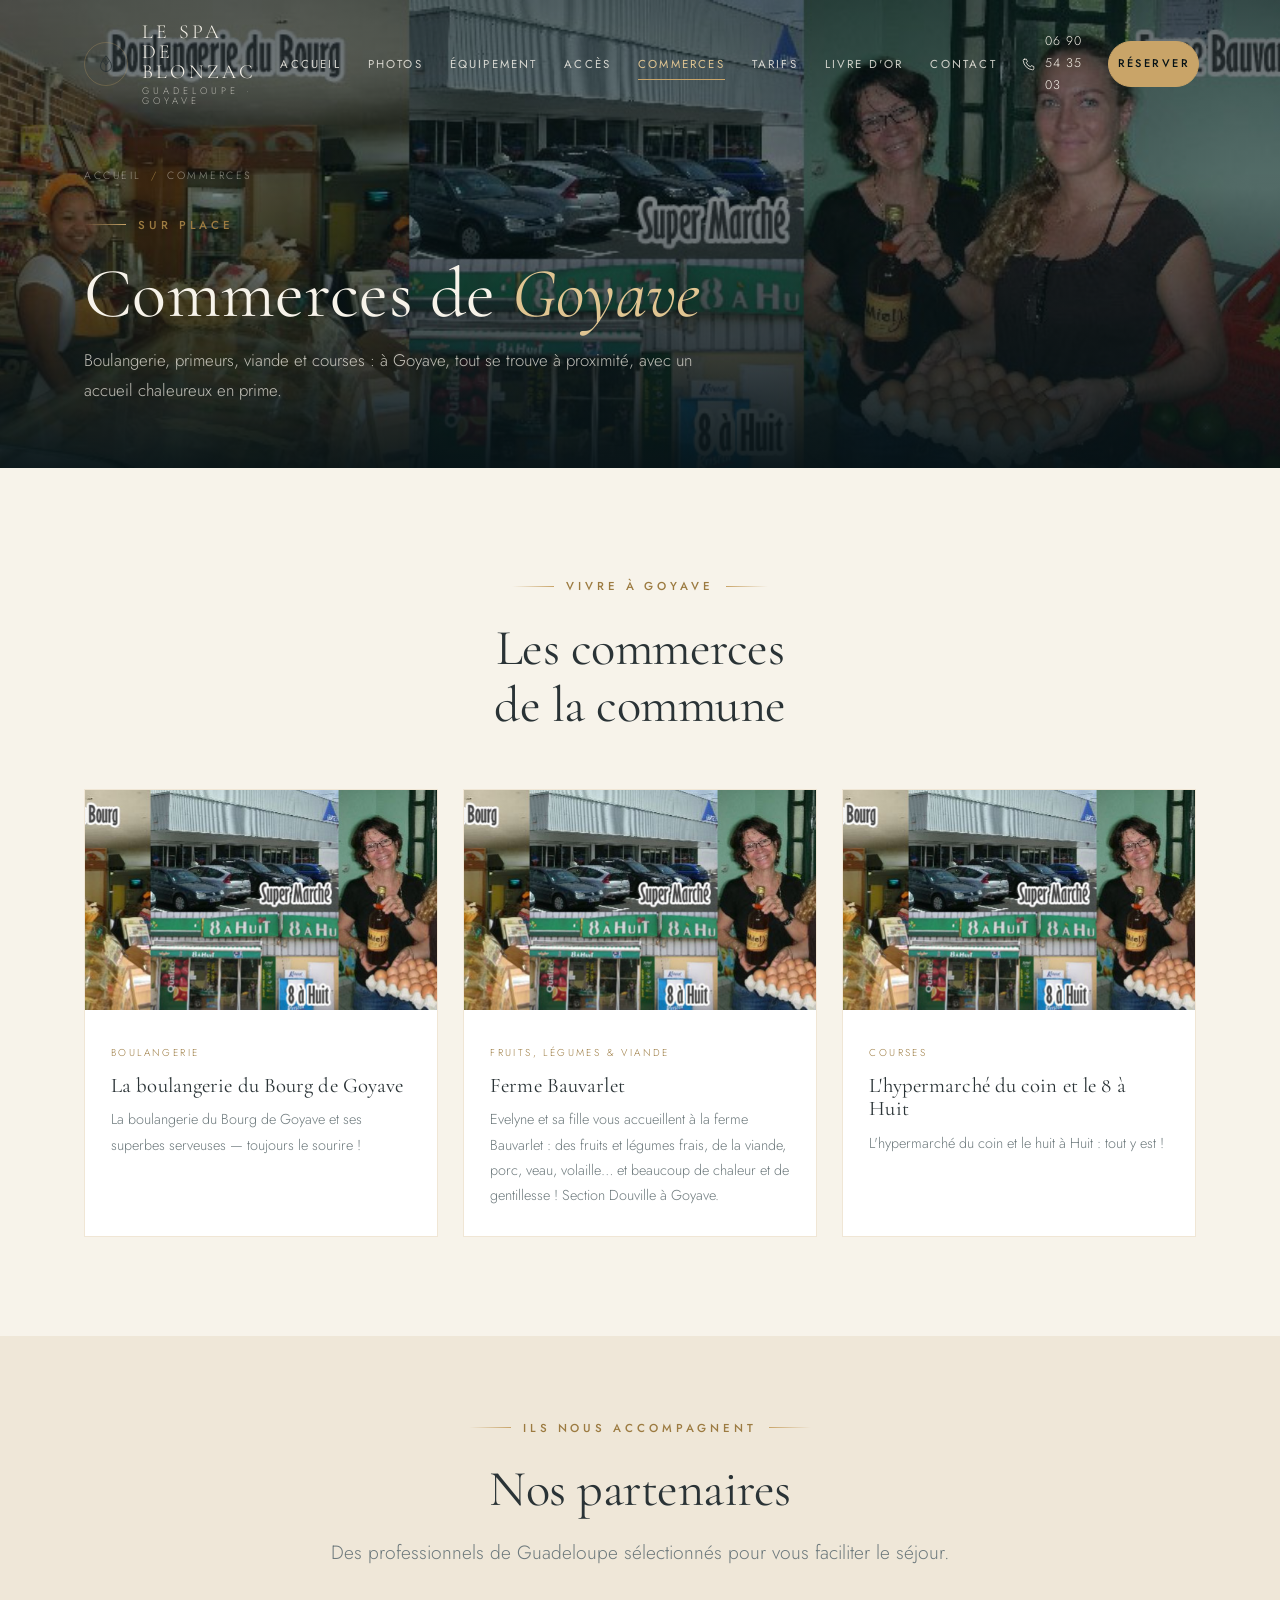
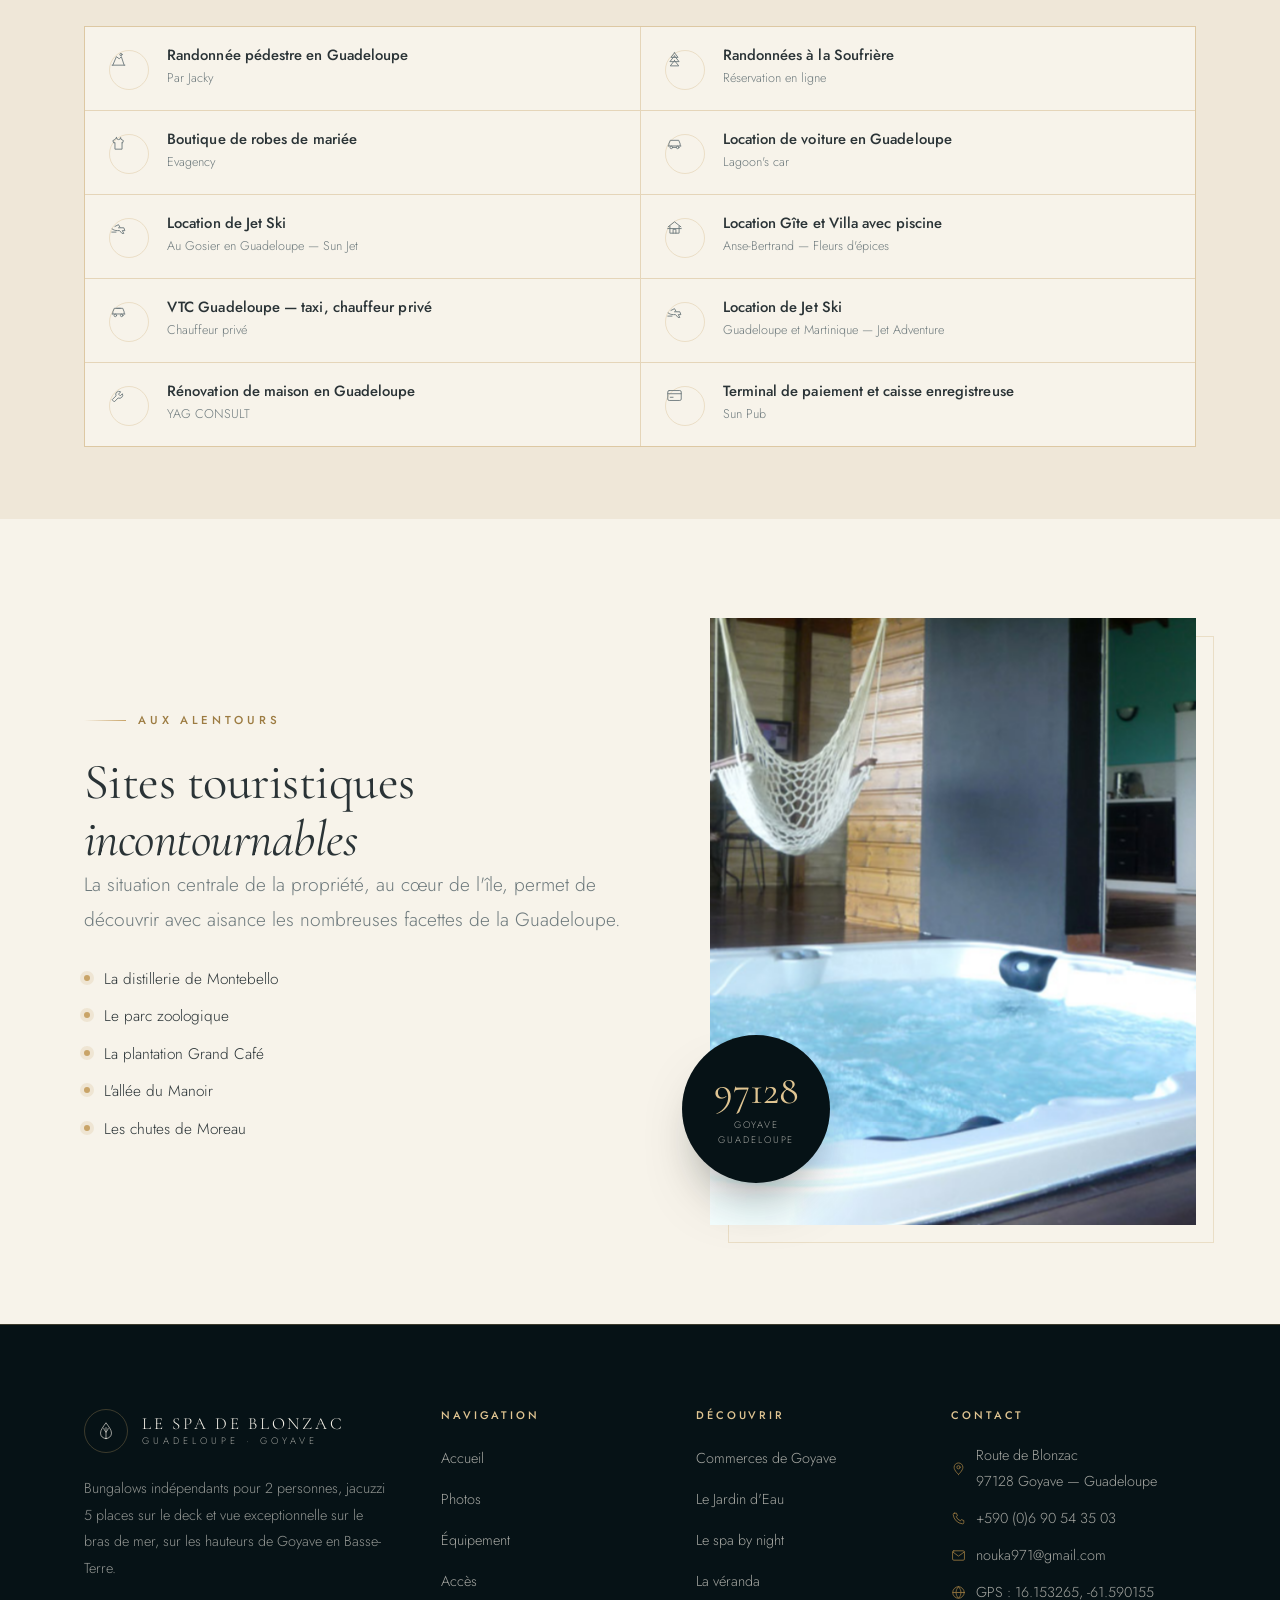
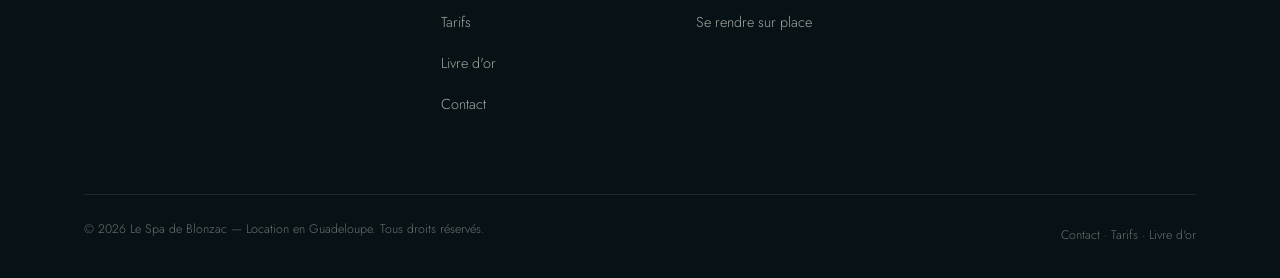
<file: commerces.html>
<!DOCTYPE html>
<html lang="fr">
<head>
<meta charset="UTF-8">
<meta name="viewport" content="width=device-width, initial-scale=1">
<title>Commerces et partenaires à Goyave — Le Spa de Blonzac</title>
<meta name="description" content="Boulangerie du Bourg de Goyave, ferme Bauvarlet, hypermarché et 8 à Huit, ainsi que nos partenaires en Guadeloupe.">
<meta name="author" content="Le Spa de Blonzac">
<meta name="theme-color" content="#0B1B20">
<link rel="icon" type="image/png" href="images/logo.png">
<meta property="og:type" content="website">
<meta property="og:title" content="Commerces et partenaires à Goyave — Le Spa de Blonzac">
<meta property="og:description" content="Boulangerie du Bourg de Goyave, ferme Bauvarlet, hypermarché et 8 à Huit, ainsi que nos partenaires en Guadeloupe.">
<meta property="og:image" content="images/hero-1.jpg">
<meta property="og:locale" content="fr_FR">
<noscript><style>.reveal{opacity:1!important;transform:none!important}</style></noscript>
<link rel="stylesheet" href="css/fonts.css">
<link rel="stylesheet" href="css/style.css">
</head>
<body>

<div class="read-progress"></div>
<svg xmlns="http://www.w3.org/2000/svg" style="display:none" aria-hidden="true">
  <symbol id="i-leaf" viewBox="0 0 32 32" fill="none" stroke="currentColor" stroke-width="1.25" stroke-linecap="round" stroke-linejoin="round">
    <path d="M16 27c-4.5 0-8-3.4-8-8 0-4.6 4.2-9.6 8-15 3.8 5.4 8 10.4 8 15 0 4.6-3.5 8-8 8Z"/><path d="M16 27V11"/><path d="M16 17.5c-1.8-1.6-2.9-3.4-3.2-5.4"/><path d="M16 17.5c1.8-1.6 2.9-3.4 3.2-5.4"/>
  </symbol>
  <symbol id="i-drop" viewBox="0 0 24 24" fill="none" stroke="currentColor" stroke-width="1.3" stroke-linecap="round" stroke-linejoin="round">
    <path d="M12 3c3.2 4 5.5 6.9 5.5 9.6A5.5 5.5 0 0 1 12 18a5.5 5.5 0 0 1-5.5-5.4C6.5 9.9 8.8 7 12 3Z"/><path d="M9.4 13.2c0 1.6 1.2 2.9 2.7 3"/>
  </symbol>
  <symbol id="i-waves" viewBox="0 0 24 24" fill="none" stroke="currentColor" stroke-width="1.3" stroke-linecap="round" stroke-linejoin="round">
    <path d="M2 8c2-1.8 4-1.8 6 0s4 1.8 6 0 4-1.8 6 0"/><path d="M2 13c2-1.8 4-1.8 6 0s4 1.8 6 0 4-1.8 6 0"/><path d="M2 18c2-1.8 4-1.8 6 0s4 1.8 6 0 4-1.8 6 0"/>
  </symbol>
  <symbol id="i-eye" viewBox="0 0 24 24" fill="none" stroke="currentColor" stroke-width="1.3" stroke-linecap="round" stroke-linejoin="round">
    <path d="M2 12s3.6-6 10-6 10 6 10 6-3.6 6-10 6-10-6-10-6Z"/><circle cx="12" cy="12" r="2.6"/>
  </symbol>
  <symbol id="i-home" viewBox="0 0 24 24" fill="none" stroke="currentColor" stroke-width="1.3" stroke-linecap="round" stroke-linejoin="round">
    <path d="M3 10.5 12 3l9 7.5"/><path d="M5.5 9.6V20h13V9.6"/><path d="M10 20v-5.5h4V20"/>
  </symbol>
  <symbol id="i-tree" viewBox="0 0 24 24" fill="none" stroke="currentColor" stroke-width="1.3" stroke-linecap="round" stroke-linejoin="round">
    <path d="M12 3v7"/><path d="M12 10 7.5 5.5M12 10l4.5-4.5"/><path d="M12 10 5 8m7 2 7-2"/><path d="M12 10v11"/><path d="M8.5 21h7"/>
  </symbol>
  <symbol id="i-kayak" viewBox="0 0 24 24" fill="none" stroke="currentColor" stroke-width="1.3" stroke-linecap="round" stroke-linejoin="round">
    <path d="M3 14c2.5 2.4 5.2 3.6 9 3.6s6.5-1.2 9-3.6"/><path d="M3 14c1.5-1.4 3-2 5-2m8 2c2 0 3.5.6 5 2"/><path d="M12 4v7"/><path d="M12 7.5 8 5m4 2.5 4-2.5"/>
  </symbol>
  <symbol id="i-sun" viewBox="0 0 24 24" fill="none" stroke="currentColor" stroke-width="1.3" stroke-linecap="round" stroke-linejoin="round">
    <circle cx="12" cy="12" r="4"/><path d="M12 2v2.4M12 19.6V22M2 12h2.4M19.6 12H22M4.9 4.9l1.7 1.7M17.4 17.4l1.7 1.7M19.1 4.9l-1.7 1.7M6.6 17.4l-1.7 1.7"/>
  </symbol>
  <symbol id="i-utensils" viewBox="0 0 24 24" fill="none" stroke="currentColor" stroke-width="1.3" stroke-linecap="round" stroke-linejoin="round">
    <path d="M6 3v7a2.5 2.5 0 0 0 5 0V3"/><path d="M8.5 10v11"/><path d="M16.5 3c1.7 0 3 1.6 3 3.6 0 1.7-.8 2.9-2 3.4V21"/>
  </symbol>
  <symbol id="i-washer" viewBox="0 0 24 24" fill="none" stroke="currentColor" stroke-width="1.3" stroke-linecap="round" stroke-linejoin="round">
    <rect x="4" y="2.5" width="16" height="19" rx="2"/><circle cx="12" cy="13.5" r="4.2"/><path d="M7 6h2M15.5 6h2"/><path d="M9.4 13.5c1.6-1.4 3.2 1.4 4.8 0"/>
  </symbol>
  <symbol id="i-cooktop" viewBox="0 0 24 24" fill="none" stroke="currentColor" stroke-width="1.3" stroke-linecap="round" stroke-linejoin="round">
    <rect x="3" y="4" width="18" height="16" rx="2"/><circle cx="8.5" cy="10" r="1.6"/><circle cx="15.5" cy="10" r="1.6"/><circle cx="8.5" cy="15.5" r="1.6"/><circle cx="15.5" cy="15.5" r="1.6"/>
  </symbol>
  <symbol id="i-fridge" viewBox="0 0 24 24" fill="none" stroke="currentColor" stroke-width="1.3" stroke-linecap="round" stroke-linejoin="round">
    <rect x="5" y="2.5" width="14" height="19" rx="2"/><path d="M5 9.5h14"/><path d="M8.5 5.5v2M8.5 12.5v3"/>
  </symbol>
  <symbol id="i-coffee" viewBox="0 0 24 24" fill="none" stroke="currentColor" stroke-width="1.3" stroke-linecap="round" stroke-linejoin="round">
    <path d="M4 8h12v5.5A5.5 5.5 0 0 1 10.5 19h-1A5.5 5.5 0 0 1 4 13.5V8Z"/><path d="M16 9.5h1.8a2.7 2.7 0 0 1 0 5.4H16"/><path d="M7.5 3.5c0 1-1 1.3-1 2.5M11 3.5c0 1-1 1.3-1 2.5"/>
  </symbol>
  <symbol id="i-microwave" viewBox="0 0 24 24" fill="none" stroke="currentColor" stroke-width="1.3" stroke-linecap="round" stroke-linejoin="round">
    <rect x="2.5" y="4" width="19" height="16" rx="2"/><rect x="4.5" y="6.5" width="11" height="11" rx="1"/><path d="M18 8v2M18 12.5v2"/>
  </symbol>
  <symbol id="i-tv" viewBox="0 0 24 24" fill="none" stroke="currentColor" stroke-width="1.3" stroke-linecap="round" stroke-linejoin="round">
    <rect x="2.5" y="5" width="19" height="12.5" rx="2"/><path d="M8.5 21h7"/><path d="M12 17.5V21"/>
  </symbol>
  <symbol id="i-ac" viewBox="0 0 24 24" fill="none" stroke="currentColor" stroke-width="1.3" stroke-linecap="round" stroke-linejoin="round">
    <path d="M2.5 6.5h19"/><path d="M5 6.5v3M12 6.5v3M19 6.5v3"/><path d="M5 12.5c1.6 1.2 1.6 2.6 0 3.8M12 12.5c1.6 1.2 1.6 2.6 0 3.8M19 12.5c1.6 1.2 1.6 2.6 0 3.8"/><path d="M5 19.5c1.6 1.2 1.6 2.6 0 3.8"/>
  </symbol>
  <symbol id="i-iron" viewBox="0 0 24 24" fill="none" stroke="currentColor" stroke-width="1.3" stroke-linecap="round" stroke-linejoin="round">
    <path d="M3 16.5h12.5c3 0 5.5-1.8 5.5-4.2 0-1.6-1.4-2.8-3.4-2.8H8.5L5.2 12a2.4 2.4 0 0 0 1.8 4"/><path d="M3 20.5h18"/>
  </symbol>
  <symbol id="i-shower" viewBox="0 0 24 24" fill="none" stroke="currentColor" stroke-width="1.3" stroke-linecap="round" stroke-linejoin="round">
    <path d="M4 21V11a8 8 0 0 1 16 0v10"/><path d="M8.5 8.5 12 5l3.5 3.5"/><path d="M9 15v1.5M12 15v2.5M15 15v1.5"/>
  </symbol>
  <symbol id="i-hanger" viewBox="0 0 24 24" fill="none" stroke="currentColor" stroke-width="1.3" stroke-linecap="round" stroke-linejoin="round">
    <path d="M12 7.5a2.2 2.2 0 1 1 2.2-2.2c0 1.5-2.2 2-2.2 3.4"/><path d="M12 8.5 3.5 15v1.5h17V15L12 8.5Z"/>
  </symbol>
  <symbol id="i-outdoor" viewBox="0 0 24 24" fill="none" stroke="currentColor" stroke-width="1.3" stroke-linecap="round" stroke-linejoin="round">
    <circle cx="12" cy="7" r="3"/><path d="M12 1.8v1M12 11.2v1M5.8 7h-1M19.2 7h-1M7.5 2.5l-.7-.7M17.2 1.8l.7.7"/><path d="M6.5 13.5c0 3 2.5 5.5 5.5 5.5s5.5-2.5 5.5-5.5"/><path d="M9 19.5v2M12 19.5v2.5M15 19.5v2"/>
  </symbol>
  <symbol id="i-wifi" viewBox="0 0 24 24" fill="none" stroke="currentColor" stroke-width="1.3" stroke-linecap="round" stroke-linejoin="round">
    <path d="M2.5 8.6A15 15 0 0 1 21.5 8.6"/><path d="M6 12.4a10 10 0 0 1 12 0"/><path d="M9.3 16a5 5 0 0 1 5.4 0"/><circle cx="12" cy="19.3" r="1.1" fill="currentColor" stroke="none"/>
  </symbol>
  <symbol id="i-linen" viewBox="0 0 24 24" fill="none" stroke="currentColor" stroke-width="1.3" stroke-linecap="round" stroke-linejoin="round">
    <path d="M3 8.5h18"/><path d="M5 8.5V5h14v3.5"/><path d="M3 8.5V19a2 2 0 0 0 2 2h14a2 2 0 0 0 2-2V8.5"/><path d="M9 12.5h6"/>
  </symbol>
  <symbol id="i-check" viewBox="0 0 24 24" fill="none" stroke="currentColor" stroke-width="1.6" stroke-linecap="round" stroke-linejoin="round">
    <path d="M4 12.5 9.5 18 20 6.5"/>
  </symbol>
  <symbol id="i-check-circle" viewBox="0 0 24 24" fill="none" stroke="currentColor" stroke-width="1.3" stroke-linecap="round" stroke-linejoin="round">
    <circle cx="12" cy="12" r="9.2"/><path d="M8 12.3 11 15.3 16.2 9.4"/>
  </symbol>
  <symbol id="i-arrow-right" viewBox="0 0 24 24" fill="none" stroke="currentColor" stroke-width="1.4" stroke-linecap="round" stroke-linejoin="round">
    <path d="M4 12h15"/><path d="M13.5 6.5 20 12l-6.5 5.5"/>
  </symbol>
  <symbol id="i-arrow-left" viewBox="0 0 24 24" fill="none" stroke="currentColor" stroke-width="1.4" stroke-linecap="round" stroke-linejoin="round">
    <path d="M20 12H5"/><path d="M10.5 6.5 4 12l6.5 5.5"/>
  </symbol>
  <symbol id="i-arrow-up" viewBox="0 0 24 24" fill="none" stroke="currentColor" stroke-width="1.4" stroke-linecap="round" stroke-linejoin="round">
    <path d="M12 20V5"/><path d="M6.5 10.5 12 5l5.5 5.5"/>
  </symbol>
  <symbol id="i-phone" viewBox="0 0 24 24" fill="none" stroke="currentColor" stroke-width="1.3" stroke-linecap="round" stroke-linejoin="round">
    <path d="M5.5 3.5h3.2l1.6 4-2 1.4a11.5 11.5 0 0 0 6.8 6.8l1.4-2 4 1.6v3.2a2 2 0 0 1-2.2 2A16.5 16.5 0 0 1 3.5 5.7a2 2 0 0 1 2-2.2Z"/>
  </symbol>
  <symbol id="i-mail" viewBox="0 0 24 24" fill="none" stroke="currentColor" stroke-width="1.3" stroke-linecap="round" stroke-linejoin="round">
    <rect x="2.5" y="4.5" width="19" height="15" rx="2"/><path d="m3 6.5 9 6.5 9-6.5"/>
  </symbol>
  <symbol id="i-pin" viewBox="0 0 24 24" fill="none" stroke="currentColor" stroke-width="1.3" stroke-linecap="round" stroke-linejoin="round">
    <path d="M12 21.5s7-6.2 7-11.4a7 7 0 1 0-14 0c0 5.2 7 11.4 7 11.4Z"/><circle cx="12" cy="10" r="2.6"/>
  </symbol>
  <symbol id="i-globe" viewBox="0 0 24 24" fill="none" stroke="currentColor" stroke-width="1.3" stroke-linecap="round" stroke-linejoin="round">
    <circle cx="12" cy="12" r="9.2"/><path d="M2.8 12h18.4"/><path d="M12 2.8c2.6 2.6 3.9 5.7 3.9 9.2s-1.3 6.6-3.9 9.2c-2.6-2.6-3.9-5.7-3.9-9.2S9.4 5.4 12 2.8Z"/>
  </symbol>
  <symbol id="i-close" viewBox="0 0 24 24" fill="none" stroke="currentColor" stroke-width="1.4" stroke-linecap="round" stroke-linejoin="round">
    <path d="M6 6l12 12M18 6 6 18"/>
  </symbol>
  <symbol id="i-zoom" viewBox="0 0 24 24" fill="none" stroke="currentColor" stroke-width="1.5" stroke-linecap="round" stroke-linejoin="round">
    <circle cx="11" cy="11" r="6.5"/><path d="M15.8 15.8 21 21"/><path d="M11 8.5v5M8.5 11h5"/>
  </symbol>
  <symbol id="i-gift" viewBox="0 0 24 24" fill="none" stroke="currentColor" stroke-width="1.3" stroke-linecap="round" stroke-linejoin="round">
    <rect x="3" y="8.5" width="18" height="12" rx="1.5"/><path d="M3 13h18M12 8.5V20.5"/><path d="M12 8.5S10.5 3.5 7.8 4.2C5.6 4.8 6 8.5 8.6 8.5H12Zm0 0s1.5-5 4.2-4.3c2.2.6 1.8 4.3-.8 4.3H12Z"/>
  </symbol>
  <symbol id="i-shop" viewBox="0 0 24 24" fill="none" stroke="currentColor" stroke-width="1.3" stroke-linecap="round" stroke-linejoin="round">
    <path d="M3.5 8.5 5 3.5h14l1.5 5"/><path d="M3.5 8.5h17V20a1.5 1.5 0 0 1-1.5 1.5H5A1.5 1.5 0 0 1 3.5 20V8.5Z"/><path d="M9.5 21.5v-6h5v6"/>
  </symbol>
  <symbol id="i-car" viewBox="0 0 24 24" fill="none" stroke="currentColor" stroke-width="1.3" stroke-linecap="round" stroke-linejoin="round">
    <path d="M4 15.5v-3l2-5h12l2 5v3"/><path d="M3 15.5h18"/><circle cx="7.5" cy="17.5" r="1.8"/><circle cx="16.5" cy="17.5" r="1.8"/><path d="M9.3 17.5h5.4"/>
  </symbol>
  <symbol id="i-jet" viewBox="0 0 24 24" fill="none" stroke="currentColor" stroke-width="1.3" stroke-linecap="round" stroke-linejoin="round">
    <path d="M3 14c2 1.6 4.4 2.4 7.5 2.4h3l3.5 4h2.5l-2.2-4H21l-1.5-4H12"/><path d="M7 10.5 12 8l2 3.5"/><path d="M2.5 18.5h6"/>
  </symbol>
  <symbol id="i-hike" viewBox="0 0 24 24" fill="none" stroke="currentColor" stroke-width="1.3" stroke-linecap="round" stroke-linejoin="round">
    <path d="M3 20h18"/><path d="M4 20 9 8l4 3 3-3 4 12"/><circle cx="15.5" cy="5" r="1.6"/>
  </symbol>
  <symbol id="i-calendar" viewBox="0 0 24 24" fill="none" stroke="currentColor" stroke-width="1.3" stroke-linecap="round" stroke-linejoin="round">
    <rect x="3.5" y="5" width="17" height="16" rx="2"/><path d="M3.5 10h17M8 3v3.5M16 3v3.5"/>
  </symbol>
  <symbol id="i-user" viewBox="0 0 24 24" fill="none" stroke="currentColor" stroke-width="1.3" stroke-linecap="round" stroke-linejoin="round">
    <circle cx="12" cy="8" r="3.6"/><path d="M4.5 20.5c0-3.6 3.4-6 7.5-6s7.5 2.4 7.5 6"/>
  </symbol>
  <symbol id="i-tool" viewBox="0 0 24 24" fill="none" stroke="currentColor" stroke-width="1.3" stroke-linecap="round" stroke-linejoin="round">
    <path d="M14.5 6.5a4.5 4.5 0 0 0-6 6L3 18l3 3 5.5-5.5a4.5 4.5 0 0 0 6-6l-3 3-2.5-2.5 2.5-2.5Z"/>
  </symbol>
  <symbol id="i-card" viewBox="0 0 24 24" fill="none" stroke="currentColor" stroke-width="1.3" stroke-linecap="round" stroke-linejoin="round">
    <rect x="2.5" y="5" width="19" height="14" rx="2"/><path d="M2.5 9.5h19"/><path d="M6 14.5h4"/>
  </symbol>
  <symbol id="i-dress" viewBox="0 0 24 24" fill="none" stroke="currentColor" stroke-width="1.3" stroke-linecap="round" stroke-linejoin="round">
    <path d="M9 3.5 7.5 6 4 8l1.5 3.5L7 10.5V20h10v-9.5L17.5 11.5 19 8l-3.5-2L15 3.5a3 3 0 0 1-6 0Z"/>
  </symbol>
  <symbol id="i-taxi" viewBox="0 0 24 24" fill="none" stroke="currentColor" stroke-width="1.3" stroke-linecap="round" stroke-linejoin="round">
    <path d="M4 15.5v-3l2-5h12l2 5v3"/><path d="M3 15.5h18"/><path d="M9.5 7.5h5"/><circle cx="7.5" cy="17.5" r="1.8"/><circle cx="16.5" cy="17.5" r="1.8"/>
  </symbol>
  <symbol id="i-villa" viewBox="0 0 24 24" fill="none" stroke="currentColor" stroke-width="1.3" stroke-linecap="round" stroke-linejoin="round">
    <path d="M3 11 12 4l9 7"/><path d="M5.5 10v10h13V10"/><path d="M10 20v-5.5h4V20"/><path d="M2.5 13.5h19"/>
  </symbol>
  <symbol id="i-wind" viewBox="0 0 24 24" fill="none" stroke="currentColor" stroke-width="1.3" stroke-linecap="round" stroke-linejoin="round">
    <path d="M3 8.5h12a3 3 0 1 0-3-3"/><path d="M3 13h15a3 3 0 1 1-3 3"/><path d="M3 17.5h8"/>
  </symbol>
  <symbol id="i-forest" viewBox="0 0 24 24" fill="none" stroke="currentColor" stroke-width="1.3" stroke-linecap="round" stroke-linejoin="round">
    <path d="M12 2.5 7 9h10L12 2.5Z"/><path d="M12 7 5.5 15h13L12 7Z"/><path d="M12 13.5 6 21h12l-6-7.5Z"/>
  </symbol>
</svg>

<!-- ============================ EN-TÊTE ============================ -->
<header class="site-header">
  <div class="wrap site-header__inner">
    <a class="brand" href="index.html">
      <span class="brand__mark"><svg aria-hidden="true"><use href="#i-leaf"/></svg></span>
      <span class="brand__text">
        <span class="brand__name">Le Spa de Blonzac</span>
        <span class="brand__sub">Guadeloupe · Goyave</span>
      </span>
    </a>

    <nav class="nav" aria-label="Navigation principale">
      <a href="index.html">Accueil</a>
      <a href="photos.html">Photos</a>
      <a href="equipement.html">Équipement</a>
      <a href="acces.html">Accès</a>
      <a href="commerces.html" class="is-active">Commerces</a>
      <a href="tarifs.html">Tarifs</a>
      <a href="livre-dor.html">Livre d'or</a>
      <a href="contact.html">Contact</a>
    </nav>

    <div class="header-cta">
      <a class="header-phone" href="tel:+590690543503">
        <svg aria-hidden="true"><use href="#i-phone"/></svg>
        06 90 54 35 03
      </a>
      <a class="btn btn--sm" href="contact.html">Réserver</a>
      <button class="burger" aria-label="Ouvrir le menu" aria-expanded="false">
        <span></span><span></span><span></span>
      </button>
    </div>
  </div>
</header>

<!-- ============================ MENU MOBILE ============================ -->
<nav class="mobile-nav" aria-label="Navigation mobile">
  <a href="index.html"><i>01</i>Accueil</a>
  <a href="photos.html"><i>02</i>Photos</a>
  <a href="equipement.html"><i>03</i>Équipement</a>
  <a href="acces.html"><i>04</i>Accès</a>
  <a href="commerces.html"><i>05</i>Commerces</a>
  <a href="tarifs.html"><i>06</i>Tarifs</a>
  <a href="livre-dor.html"><i>07</i>Livre d'or</a>
  <a href="contact.html"><i>08</i>Contact</a>
  <div class="mobile-nav__foot">
    <strong>+590 (0)6 90 54 35 03</strong><br>
    Route de Blonzac — 97128 Goyave, Guadeloupe
  </div>
</nav>

<!-- ============================ EN-TÊTE DE PAGE ============================ -->
<section class="page-hero">
  <div class="page-hero__bg"><img src="images/commerces-goyave.jpg" alt="Les commerces de Goyave"></div>
  <div class="wrap">
    <nav class="breadcrumb" aria-label="Fil d'Ariane">
      <a href="index.html">Accueil</a><span>/</span>Commerces
    </nav>
    <p class="eyebrow">Sur place</p>
    <h1 class="page-hero__title">Commerces de <em>Goyave</em></h1>
    <p class="page-hero__text">Boulangerie, primeurs, viande et courses : à Goyave, tout se trouve à proximité, avec un accueil chaleureux en prime.</p>
  </div>
</section>

<!-- ============================ COMMERCES ============================ -->
<section class="section">
  <div class="wrap">
    <div class="atouts__head txt-center reveal" style="margin-bottom:clamp(36px,5vw,56px)">
      <p class="eyebrow eyebrow--center">Vivre à Goyave</p>
      <h2 class="h-section">Les commerces<br>de la commune</h2>
    </div>
    <div class="shops">
      <article class="shop reveal" style="--d:0.00s">
        <div class="shop__media imgfx"><img src="images/commerces-goyave.jpg" alt="La boulangerie du Bourg de Goyave" loading="lazy"><span class="fx-sheen"></span></div>
        <div class="shop__body">
          <span class="shop__tag">Boulangerie</span>
          <h3>La boulangerie du Bourg de Goyave</h3>
          <p>La boulangerie du Bourg de Goyave et ses superbes serveuses — toujours le sourire !</p>
        </div>
      </article>
      <article class="shop reveal" style="--d:0.08s">
        <div class="shop__media imgfx"><img src="images/commerces-goyave.jpg" alt="Ferme Bauvarlet" loading="lazy"><span class="fx-sheen"></span></div>
        <div class="shop__body">
          <span class="shop__tag">Fruits, légumes &amp; viande</span>
          <h3>Ferme Bauvarlet</h3>
          <p>Evelyne et sa fille vous accueillent à la ferme Bauvarlet : des fruits et légumes frais, de la viande, porc, veau, volaille… et beaucoup de chaleur et de gentillesse ! Section Douville à Goyave.</p>
        </div>
      </article>
      <article class="shop reveal" style="--d:0.16s">
        <div class="shop__media imgfx"><img src="images/commerces-goyave.jpg" alt="L'hypermarché du coin et le 8 à Huit" loading="lazy"><span class="fx-sheen"></span></div>
        <div class="shop__body">
          <span class="shop__tag">Courses</span>
          <h3>L'hypermarché du coin et le 8 à Huit</h3>
          <p>L'hypermarché du coin et le huit à Huit : tout y est !</p>
        </div>
      </article>
    </div>
  </div>
</section>

<!-- ============================ PARTENAIRES ============================ -->
<section class="section--tight atouts">
  <div class="wrap">
    <div class="atouts__head txt-center reveal" style="margin-bottom:clamp(36px,5vw,56px)">
      <p class="eyebrow eyebrow--center">Ils nous accompagnent</p>
      <h2 class="h-section">Nos partenaires</h2>
      <p class="lead" style="margin-top:18px">
        Des professionnels de Guadeloupe sélectionnés pour vous faciliter le séjour.
      </p>
    </div>
    <div class="partners">
      <article class="partner reveal" style="--d:0.00s">
        <span class="partner__ico"><svg aria-hidden="true"><use href="#i-hike"/></svg></span>
        <div><h3>Randonnée pédestre en Guadeloupe</h3><span>Par Jacky</span></div>
      </article>
      <article class="partner reveal" style="--d:0.05s">
        <span class="partner__ico"><svg aria-hidden="true"><use href="#i-forest"/></svg></span>
        <div><h3>Randonnées à la Soufrière</h3><span>Réservation en ligne</span></div>
      </article>
      <article class="partner reveal" style="--d:0.10s">
        <span class="partner__ico"><svg aria-hidden="true"><use href="#i-dress"/></svg></span>
        <div><h3>Boutique de robes de mariée</h3><span>Evagency</span></div>
      </article>
      <article class="partner reveal" style="--d:0.15s">
        <span class="partner__ico"><svg aria-hidden="true"><use href="#i-car"/></svg></span>
        <div><h3>Location de voiture en Guadeloupe</h3><span>Lagoon's car</span></div>
      </article>
      <article class="partner reveal" style="--d:0.20s">
        <span class="partner__ico"><svg aria-hidden="true"><use href="#i-jet"/></svg></span>
        <div><h3>Location de Jet Ski</h3><span>Au Gosier en Guadeloupe — Sun Jet</span></div>
      </article>
      <article class="partner reveal" style="--d:0.00s">
        <span class="partner__ico"><svg aria-hidden="true"><use href="#i-villa"/></svg></span>
        <div><h3>Location Gîte et Villa avec piscine</h3><span>Anse-Bertrand — Fleurs d'épices</span></div>
      </article>
      <article class="partner reveal" style="--d:0.05s">
        <span class="partner__ico"><svg aria-hidden="true"><use href="#i-taxi"/></svg></span>
        <div><h3>VTC Guadeloupe — taxi, chauffeur privé</h3><span>Chauffeur privé</span></div>
      </article>
      <article class="partner reveal" style="--d:0.10s">
        <span class="partner__ico"><svg aria-hidden="true"><use href="#i-jet"/></svg></span>
        <div><h3>Location de Jet Ski</h3><span>Guadeloupe et Martinique — Jet Adventure</span></div>
      </article>
      <article class="partner reveal" style="--d:0.15s">
        <span class="partner__ico"><svg aria-hidden="true"><use href="#i-tool"/></svg></span>
        <div><h3>Rénovation de maison en Guadeloupe</h3><span>YAG CONSULT</span></div>
      </article>
      <article class="partner reveal" style="--d:0.20s">
        <span class="partner__ico"><svg aria-hidden="true"><use href="#i-card"/></svg></span>
        <div><h3>Terminal de paiement et caisse enregistreuse</h3><span>Sun Pub</span></div>
      </article>
    </div>
  </div>
</section>

<!-- ============================ RÉGION ============================ -->
<section class="section">
  <div class="wrap intro__grid">
    <div class="reveal reveal--left">
      <p class="eyebrow">Aux alentours</p>
      <h2 class="h-section">Sites touristiques<br><em>incontournables</em></h2>
      <p class="lead">
        La situation centrale de la propriété, au cœur de l'île, permet de découvrir avec aisance les
        nombreuses facettes de la Guadeloupe.
      </p>
      <ul class="checklist">
        <li>La distillerie de Montebello</li>
        <li>Le parc zoologique</li>
        <li>La plantation Grand Café</li>
        <li>L'allée du Manoir</li>
        <li>Les chutes de Moreau</li>
      </ul>
    </div>
    <div class="intro__media reveal reveal--right">
      <div class="intro__frame"></div>
      <span class="imgfx"><img src="images/hero-3.jpg" alt="Vue sur la végétation tropicale depuis le Spa de Blonzac"><span class="fx-sheen"></span></span>
      <div class="intro__badge"><b>97128</b><span>Goyave<br>Guadeloupe</span></div>
    </div>
  </div>
</section>

<!-- ============================ PIED DE PAGE ============================ -->
<footer class="footer">
  <div class="wrap">
    <div class="footer__grid">
      <div class="footer__about">
        <a class="brand" href="index.html">
          <span class="brand__mark"><svg aria-hidden="true"><use href="#i-leaf"/></svg></span>
          <span class="brand__text">
            <span class="brand__name">Le Spa de Blonzac</span>
            <span class="brand__sub">Guadeloupe · Goyave</span>
          </span>
        </a>
        <p>
          Bungalows indépendants pour 2 personnes, jacuzzi 5 places sur le deck et vue exceptionnelle
          sur le bras de mer, sur les hauteurs de Goyave en Basse-Terre.
        </p>
      </div>

      <div>
        <h4>Navigation</h4>
        <ul>
          <li><a href="index.html">Accueil</a></li>
          <li><a href="photos.html">Photos</a></li>
          <li><a href="equipement.html">Équipement</a></li>
          <li><a href="acces.html">Accès</a></li>
          <li><a href="tarifs.html">Tarifs</a></li>
          <li><a href="livre-dor.html">Livre d'or</a></li>
          <li><a href="contact.html">Contact</a></li>
        </ul>
      </div>

      <div>
        <h4>Découvrir</h4>
        <ul>
          <li><a href="commerces.html">Commerces de Goyave</a></li>
          <li><a href="photos.html">Le Jardin d'Eau</a></li>
          <li><a href="photos.html">Le spa by night</a></li>
          <li><a href="equipement.html">La véranda</a></li>
          <li><a href="acces.html">Se rendre sur place</a></li>
        </ul>
      </div>

      <div>
        <h4>Contact</h4>
        <ul class="footer__contact">
          <li><svg aria-hidden="true"><use href="#i-pin"/></svg>Route de Blonzac<br>97128 Goyave — Guadeloupe</li>
          <li><svg aria-hidden="true"><use href="#i-phone"/></svg><a href="tel:+590690543503">+590 (0)6 90 54 35 03</a></li>
          <li><svg aria-hidden="true"><use href="#i-mail"/></svg><a href="mailto:nouka971@gmail.com">nouka971@gmail.com</a></li>
          <li><svg aria-hidden="true"><use href="#i-globe"/></svg>GPS : 16.153265, -61.590155</li>
        </ul>
      </div>
    </div>

    <div class="footer__bottom">
      <p>© <span data-year>2026</span> Le Spa de Blonzac — Location en Guadeloupe. Tous droits réservés.</p>
      <p><a href="contact.html">Contact</a> · <a href="tarifs.html">Tarifs</a> · <a href="livre-dor.html">Livre d'or</a></p>
    </div>
  </div>
</footer>

<button class="to-top" aria-label="Retour en haut"><svg aria-hidden="true"><use href="#i-arrow-up"/></svg></button>

<script src="js/main.js"></script>
</body>
</html>
</file>
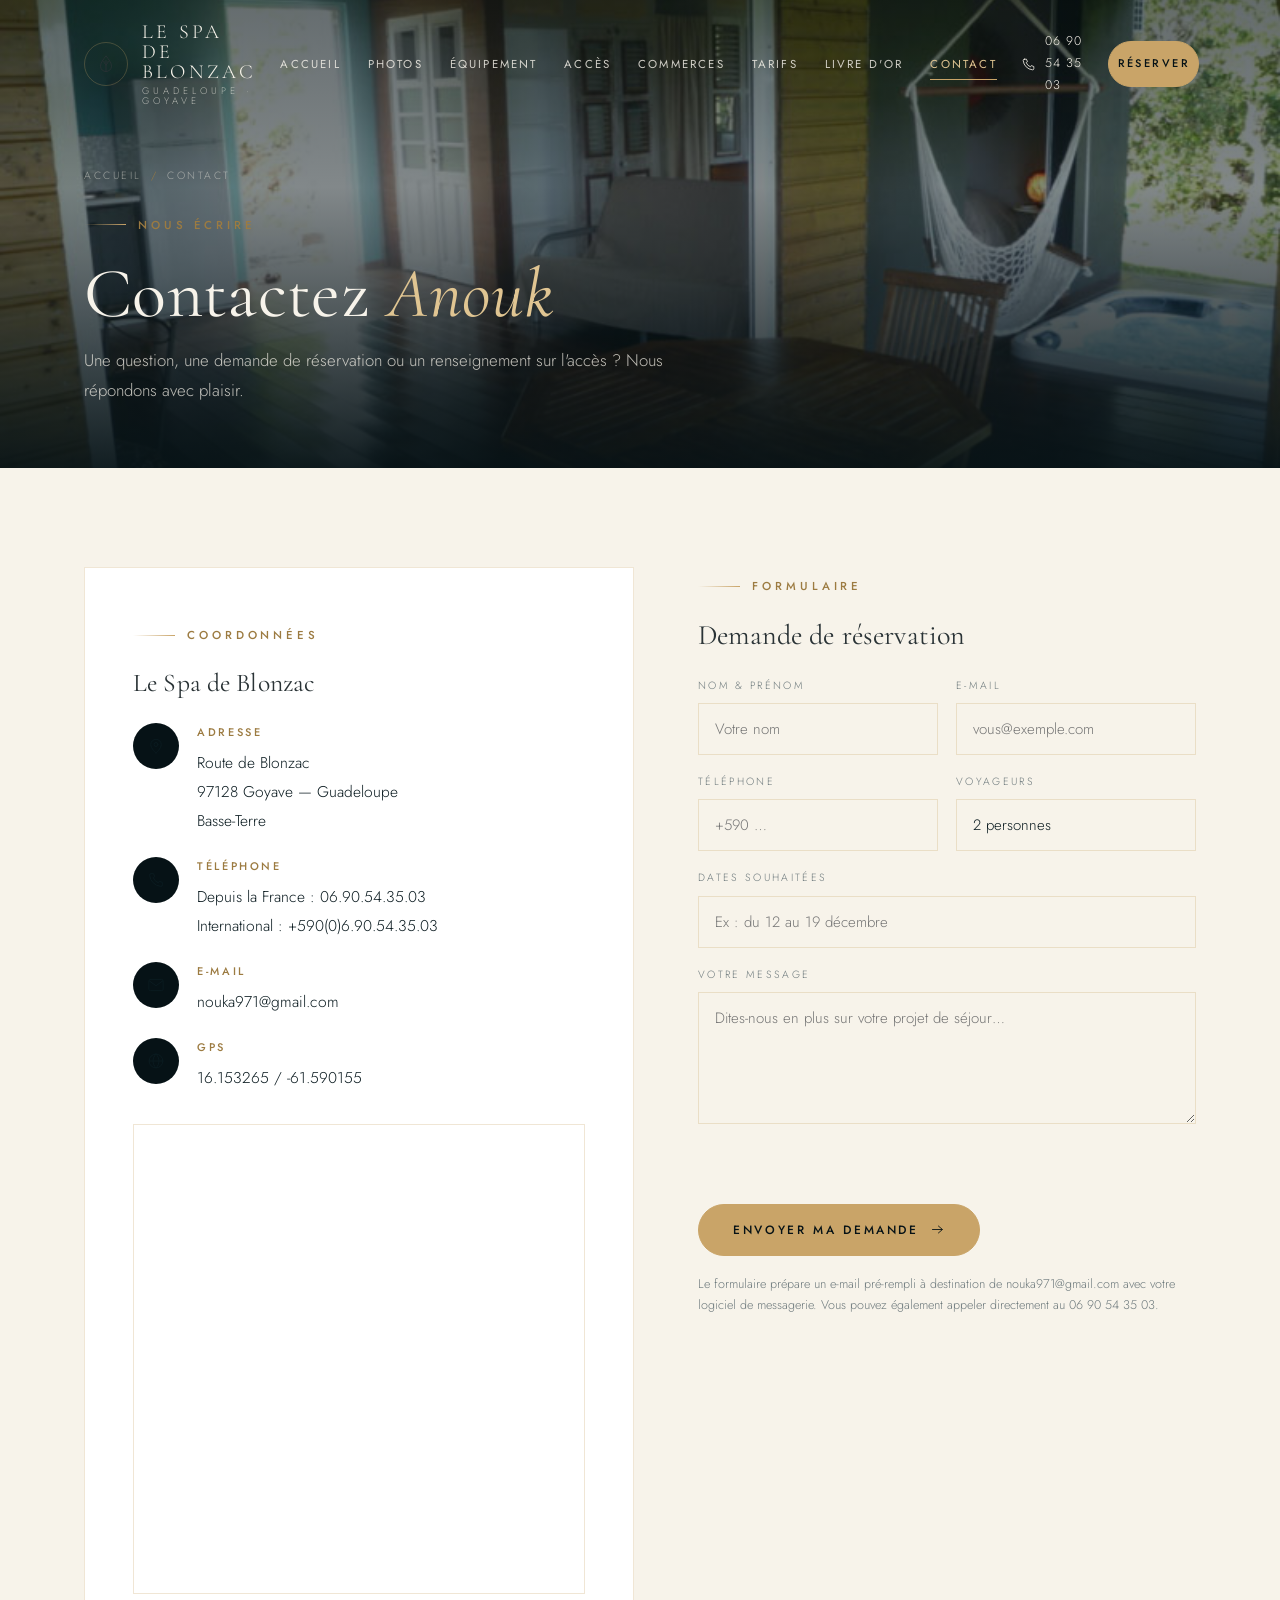
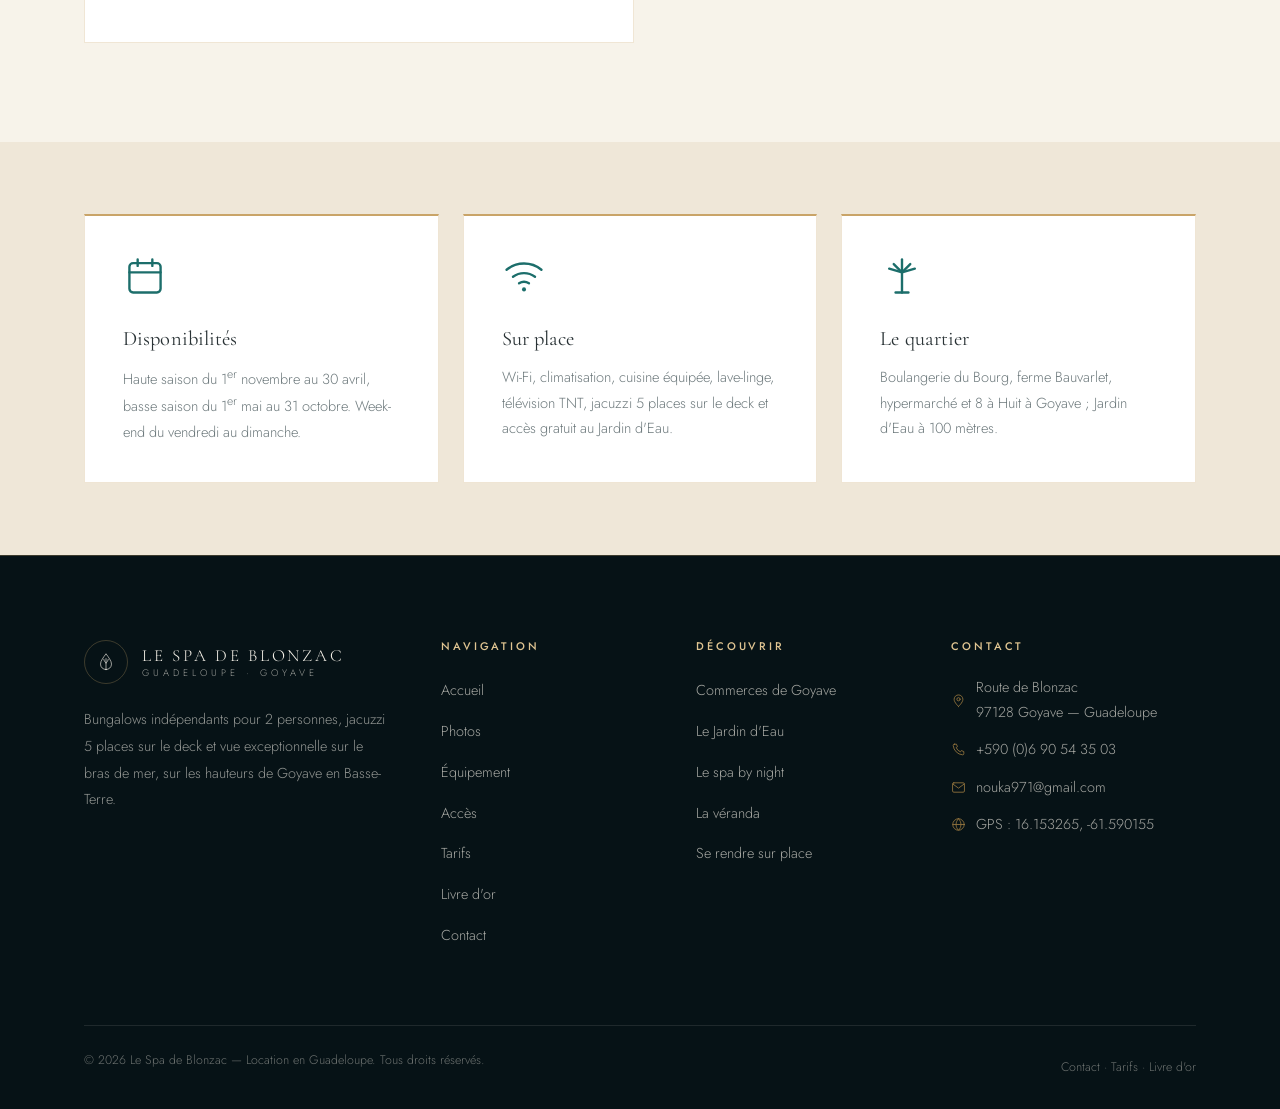
<file: contact.html>
<!DOCTYPE html>
<html lang="fr">
<head>
<meta charset="UTF-8">
<meta name="viewport" content="width=device-width, initial-scale=1">
<title>Contact — Le Spa de Blonzac, Goyave, Guadeloupe</title>
<meta name="description" content="Contactez Anouk par téléphone au 06 90 54 35 03 ou par e-mail à nouka971@gmail.com pour réserver votre séjour.">
<meta name="author" content="Le Spa de Blonzac">
<meta name="theme-color" content="#0B1B20">
<link rel="icon" type="image/png" href="images/logo.png">
<meta property="og:type" content="website">
<meta property="og:title" content="Contact — Le Spa de Blonzac, Goyave, Guadeloupe">
<meta property="og:description" content="Contactez Anouk par téléphone au 06 90 54 35 03 ou par e-mail à nouka971@gmail.com pour réserver votre séjour.">
<meta property="og:image" content="images/hero-1.jpg">
<meta property="og:locale" content="fr_FR">
<noscript><style>.reveal{opacity:1!important;transform:none!important}</style></noscript>
<link rel="stylesheet" href="css/fonts.css">
<link rel="stylesheet" href="css/style.css">
</head>
<body>

<div class="read-progress"></div>
<svg xmlns="http://www.w3.org/2000/svg" style="display:none" aria-hidden="true">
  <symbol id="i-leaf" viewBox="0 0 32 32" fill="none" stroke="currentColor" stroke-width="1.25" stroke-linecap="round" stroke-linejoin="round">
    <path d="M16 27c-4.5 0-8-3.4-8-8 0-4.6 4.2-9.6 8-15 3.8 5.4 8 10.4 8 15 0 4.6-3.5 8-8 8Z"/><path d="M16 27V11"/><path d="M16 17.5c-1.8-1.6-2.9-3.4-3.2-5.4"/><path d="M16 17.5c1.8-1.6 2.9-3.4 3.2-5.4"/>
  </symbol>
  <symbol id="i-drop" viewBox="0 0 24 24" fill="none" stroke="currentColor" stroke-width="1.3" stroke-linecap="round" stroke-linejoin="round">
    <path d="M12 3c3.2 4 5.5 6.9 5.5 9.6A5.5 5.5 0 0 1 12 18a5.5 5.5 0 0 1-5.5-5.4C6.5 9.9 8.8 7 12 3Z"/><path d="M9.4 13.2c0 1.6 1.2 2.9 2.7 3"/>
  </symbol>
  <symbol id="i-waves" viewBox="0 0 24 24" fill="none" stroke="currentColor" stroke-width="1.3" stroke-linecap="round" stroke-linejoin="round">
    <path d="M2 8c2-1.8 4-1.8 6 0s4 1.8 6 0 4-1.8 6 0"/><path d="M2 13c2-1.8 4-1.8 6 0s4 1.8 6 0 4-1.8 6 0"/><path d="M2 18c2-1.8 4-1.8 6 0s4 1.8 6 0 4-1.8 6 0"/>
  </symbol>
  <symbol id="i-eye" viewBox="0 0 24 24" fill="none" stroke="currentColor" stroke-width="1.3" stroke-linecap="round" stroke-linejoin="round">
    <path d="M2 12s3.6-6 10-6 10 6 10 6-3.6 6-10 6-10-6-10-6Z"/><circle cx="12" cy="12" r="2.6"/>
  </symbol>
  <symbol id="i-home" viewBox="0 0 24 24" fill="none" stroke="currentColor" stroke-width="1.3" stroke-linecap="round" stroke-linejoin="round">
    <path d="M3 10.5 12 3l9 7.5"/><path d="M5.5 9.6V20h13V9.6"/><path d="M10 20v-5.5h4V20"/>
  </symbol>
  <symbol id="i-tree" viewBox="0 0 24 24" fill="none" stroke="currentColor" stroke-width="1.3" stroke-linecap="round" stroke-linejoin="round">
    <path d="M12 3v7"/><path d="M12 10 7.5 5.5M12 10l4.5-4.5"/><path d="M12 10 5 8m7 2 7-2"/><path d="M12 10v11"/><path d="M8.5 21h7"/>
  </symbol>
  <symbol id="i-kayak" viewBox="0 0 24 24" fill="none" stroke="currentColor" stroke-width="1.3" stroke-linecap="round" stroke-linejoin="round">
    <path d="M3 14c2.5 2.4 5.2 3.6 9 3.6s6.5-1.2 9-3.6"/><path d="M3 14c1.5-1.4 3-2 5-2m8 2c2 0 3.5.6 5 2"/><path d="M12 4v7"/><path d="M12 7.5 8 5m4 2.5 4-2.5"/>
  </symbol>
  <symbol id="i-sun" viewBox="0 0 24 24" fill="none" stroke="currentColor" stroke-width="1.3" stroke-linecap="round" stroke-linejoin="round">
    <circle cx="12" cy="12" r="4"/><path d="M12 2v2.4M12 19.6V22M2 12h2.4M19.6 12H22M4.9 4.9l1.7 1.7M17.4 17.4l1.7 1.7M19.1 4.9l-1.7 1.7M6.6 17.4l-1.7 1.7"/>
  </symbol>
  <symbol id="i-utensils" viewBox="0 0 24 24" fill="none" stroke="currentColor" stroke-width="1.3" stroke-linecap="round" stroke-linejoin="round">
    <path d="M6 3v7a2.5 2.5 0 0 0 5 0V3"/><path d="M8.5 10v11"/><path d="M16.5 3c1.7 0 3 1.6 3 3.6 0 1.7-.8 2.9-2 3.4V21"/>
  </symbol>
  <symbol id="i-washer" viewBox="0 0 24 24" fill="none" stroke="currentColor" stroke-width="1.3" stroke-linecap="round" stroke-linejoin="round">
    <rect x="4" y="2.5" width="16" height="19" rx="2"/><circle cx="12" cy="13.5" r="4.2"/><path d="M7 6h2M15.5 6h2"/><path d="M9.4 13.5c1.6-1.4 3.2 1.4 4.8 0"/>
  </symbol>
  <symbol id="i-cooktop" viewBox="0 0 24 24" fill="none" stroke="currentColor" stroke-width="1.3" stroke-linecap="round" stroke-linejoin="round">
    <rect x="3" y="4" width="18" height="16" rx="2"/><circle cx="8.5" cy="10" r="1.6"/><circle cx="15.5" cy="10" r="1.6"/><circle cx="8.5" cy="15.5" r="1.6"/><circle cx="15.5" cy="15.5" r="1.6"/>
  </symbol>
  <symbol id="i-fridge" viewBox="0 0 24 24" fill="none" stroke="currentColor" stroke-width="1.3" stroke-linecap="round" stroke-linejoin="round">
    <rect x="5" y="2.5" width="14" height="19" rx="2"/><path d="M5 9.5h14"/><path d="M8.5 5.5v2M8.5 12.5v3"/>
  </symbol>
  <symbol id="i-coffee" viewBox="0 0 24 24" fill="none" stroke="currentColor" stroke-width="1.3" stroke-linecap="round" stroke-linejoin="round">
    <path d="M4 8h12v5.5A5.5 5.5 0 0 1 10.5 19h-1A5.5 5.5 0 0 1 4 13.5V8Z"/><path d="M16 9.5h1.8a2.7 2.7 0 0 1 0 5.4H16"/><path d="M7.5 3.5c0 1-1 1.3-1 2.5M11 3.5c0 1-1 1.3-1 2.5"/>
  </symbol>
  <symbol id="i-microwave" viewBox="0 0 24 24" fill="none" stroke="currentColor" stroke-width="1.3" stroke-linecap="round" stroke-linejoin="round">
    <rect x="2.5" y="4" width="19" height="16" rx="2"/><rect x="4.5" y="6.5" width="11" height="11" rx="1"/><path d="M18 8v2M18 12.5v2"/>
  </symbol>
  <symbol id="i-tv" viewBox="0 0 24 24" fill="none" stroke="currentColor" stroke-width="1.3" stroke-linecap="round" stroke-linejoin="round">
    <rect x="2.5" y="5" width="19" height="12.5" rx="2"/><path d="M8.5 21h7"/><path d="M12 17.5V21"/>
  </symbol>
  <symbol id="i-ac" viewBox="0 0 24 24" fill="none" stroke="currentColor" stroke-width="1.3" stroke-linecap="round" stroke-linejoin="round">
    <path d="M2.5 6.5h19"/><path d="M5 6.5v3M12 6.5v3M19 6.5v3"/><path d="M5 12.5c1.6 1.2 1.6 2.6 0 3.8M12 12.5c1.6 1.2 1.6 2.6 0 3.8M19 12.5c1.6 1.2 1.6 2.6 0 3.8"/><path d="M5 19.5c1.6 1.2 1.6 2.6 0 3.8"/>
  </symbol>
  <symbol id="i-iron" viewBox="0 0 24 24" fill="none" stroke="currentColor" stroke-width="1.3" stroke-linecap="round" stroke-linejoin="round">
    <path d="M3 16.5h12.5c3 0 5.5-1.8 5.5-4.2 0-1.6-1.4-2.8-3.4-2.8H8.5L5.2 12a2.4 2.4 0 0 0 1.8 4"/><path d="M3 20.5h18"/>
  </symbol>
  <symbol id="i-shower" viewBox="0 0 24 24" fill="none" stroke="currentColor" stroke-width="1.3" stroke-linecap="round" stroke-linejoin="round">
    <path d="M4 21V11a8 8 0 0 1 16 0v10"/><path d="M8.5 8.5 12 5l3.5 3.5"/><path d="M9 15v1.5M12 15v2.5M15 15v1.5"/>
  </symbol>
  <symbol id="i-hanger" viewBox="0 0 24 24" fill="none" stroke="currentColor" stroke-width="1.3" stroke-linecap="round" stroke-linejoin="round">
    <path d="M12 7.5a2.2 2.2 0 1 1 2.2-2.2c0 1.5-2.2 2-2.2 3.4"/><path d="M12 8.5 3.5 15v1.5h17V15L12 8.5Z"/>
  </symbol>
  <symbol id="i-outdoor" viewBox="0 0 24 24" fill="none" stroke="currentColor" stroke-width="1.3" stroke-linecap="round" stroke-linejoin="round">
    <circle cx="12" cy="7" r="3"/><path d="M12 1.8v1M12 11.2v1M5.8 7h-1M19.2 7h-1M7.5 2.5l-.7-.7M17.2 1.8l.7.7"/><path d="M6.5 13.5c0 3 2.5 5.5 5.5 5.5s5.5-2.5 5.5-5.5"/><path d="M9 19.5v2M12 19.5v2.5M15 19.5v2"/>
  </symbol>
  <symbol id="i-wifi" viewBox="0 0 24 24" fill="none" stroke="currentColor" stroke-width="1.3" stroke-linecap="round" stroke-linejoin="round">
    <path d="M2.5 8.6A15 15 0 0 1 21.5 8.6"/><path d="M6 12.4a10 10 0 0 1 12 0"/><path d="M9.3 16a5 5 0 0 1 5.4 0"/><circle cx="12" cy="19.3" r="1.1" fill="currentColor" stroke="none"/>
  </symbol>
  <symbol id="i-linen" viewBox="0 0 24 24" fill="none" stroke="currentColor" stroke-width="1.3" stroke-linecap="round" stroke-linejoin="round">
    <path d="M3 8.5h18"/><path d="M5 8.5V5h14v3.5"/><path d="M3 8.5V19a2 2 0 0 0 2 2h14a2 2 0 0 0 2-2V8.5"/><path d="M9 12.5h6"/>
  </symbol>
  <symbol id="i-check" viewBox="0 0 24 24" fill="none" stroke="currentColor" stroke-width="1.6" stroke-linecap="round" stroke-linejoin="round">
    <path d="M4 12.5 9.5 18 20 6.5"/>
  </symbol>
  <symbol id="i-check-circle" viewBox="0 0 24 24" fill="none" stroke="currentColor" stroke-width="1.3" stroke-linecap="round" stroke-linejoin="round">
    <circle cx="12" cy="12" r="9.2"/><path d="M8 12.3 11 15.3 16.2 9.4"/>
  </symbol>
  <symbol id="i-arrow-right" viewBox="0 0 24 24" fill="none" stroke="currentColor" stroke-width="1.4" stroke-linecap="round" stroke-linejoin="round">
    <path d="M4 12h15"/><path d="M13.5 6.5 20 12l-6.5 5.5"/>
  </symbol>
  <symbol id="i-arrow-left" viewBox="0 0 24 24" fill="none" stroke="currentColor" stroke-width="1.4" stroke-linecap="round" stroke-linejoin="round">
    <path d="M20 12H5"/><path d="M10.5 6.5 4 12l6.5 5.5"/>
  </symbol>
  <symbol id="i-arrow-up" viewBox="0 0 24 24" fill="none" stroke="currentColor" stroke-width="1.4" stroke-linecap="round" stroke-linejoin="round">
    <path d="M12 20V5"/><path d="M6.5 10.5 12 5l5.5 5.5"/>
  </symbol>
  <symbol id="i-phone" viewBox="0 0 24 24" fill="none" stroke="currentColor" stroke-width="1.3" stroke-linecap="round" stroke-linejoin="round">
    <path d="M5.5 3.5h3.2l1.6 4-2 1.4a11.5 11.5 0 0 0 6.8 6.8l1.4-2 4 1.6v3.2a2 2 0 0 1-2.2 2A16.5 16.5 0 0 1 3.5 5.7a2 2 0 0 1 2-2.2Z"/>
  </symbol>
  <symbol id="i-mail" viewBox="0 0 24 24" fill="none" stroke="currentColor" stroke-width="1.3" stroke-linecap="round" stroke-linejoin="round">
    <rect x="2.5" y="4.5" width="19" height="15" rx="2"/><path d="m3 6.5 9 6.5 9-6.5"/>
  </symbol>
  <symbol id="i-pin" viewBox="0 0 24 24" fill="none" stroke="currentColor" stroke-width="1.3" stroke-linecap="round" stroke-linejoin="round">
    <path d="M12 21.5s7-6.2 7-11.4a7 7 0 1 0-14 0c0 5.2 7 11.4 7 11.4Z"/><circle cx="12" cy="10" r="2.6"/>
  </symbol>
  <symbol id="i-globe" viewBox="0 0 24 24" fill="none" stroke="currentColor" stroke-width="1.3" stroke-linecap="round" stroke-linejoin="round">
    <circle cx="12" cy="12" r="9.2"/><path d="M2.8 12h18.4"/><path d="M12 2.8c2.6 2.6 3.9 5.7 3.9 9.2s-1.3 6.6-3.9 9.2c-2.6-2.6-3.9-5.7-3.9-9.2S9.4 5.4 12 2.8Z"/>
  </symbol>
  <symbol id="i-close" viewBox="0 0 24 24" fill="none" stroke="currentColor" stroke-width="1.4" stroke-linecap="round" stroke-linejoin="round">
    <path d="M6 6l12 12M18 6 6 18"/>
  </symbol>
  <symbol id="i-zoom" viewBox="0 0 24 24" fill="none" stroke="currentColor" stroke-width="1.5" stroke-linecap="round" stroke-linejoin="round">
    <circle cx="11" cy="11" r="6.5"/><path d="M15.8 15.8 21 21"/><path d="M11 8.5v5M8.5 11h5"/>
  </symbol>
  <symbol id="i-gift" viewBox="0 0 24 24" fill="none" stroke="currentColor" stroke-width="1.3" stroke-linecap="round" stroke-linejoin="round">
    <rect x="3" y="8.5" width="18" height="12" rx="1.5"/><path d="M3 13h18M12 8.5V20.5"/><path d="M12 8.5S10.5 3.5 7.8 4.2C5.6 4.8 6 8.5 8.6 8.5H12Zm0 0s1.5-5 4.2-4.3c2.2.6 1.8 4.3-.8 4.3H12Z"/>
  </symbol>
  <symbol id="i-shop" viewBox="0 0 24 24" fill="none" stroke="currentColor" stroke-width="1.3" stroke-linecap="round" stroke-linejoin="round">
    <path d="M3.5 8.5 5 3.5h14l1.5 5"/><path d="M3.5 8.5h17V20a1.5 1.5 0 0 1-1.5 1.5H5A1.5 1.5 0 0 1 3.5 20V8.5Z"/><path d="M9.5 21.5v-6h5v6"/>
  </symbol>
  <symbol id="i-car" viewBox="0 0 24 24" fill="none" stroke="currentColor" stroke-width="1.3" stroke-linecap="round" stroke-linejoin="round">
    <path d="M4 15.5v-3l2-5h12l2 5v3"/><path d="M3 15.5h18"/><circle cx="7.5" cy="17.5" r="1.8"/><circle cx="16.5" cy="17.5" r="1.8"/><path d="M9.3 17.5h5.4"/>
  </symbol>
  <symbol id="i-jet" viewBox="0 0 24 24" fill="none" stroke="currentColor" stroke-width="1.3" stroke-linecap="round" stroke-linejoin="round">
    <path d="M3 14c2 1.6 4.4 2.4 7.5 2.4h3l3.5 4h2.5l-2.2-4H21l-1.5-4H12"/><path d="M7 10.5 12 8l2 3.5"/><path d="M2.5 18.5h6"/>
  </symbol>
  <symbol id="i-hike" viewBox="0 0 24 24" fill="none" stroke="currentColor" stroke-width="1.3" stroke-linecap="round" stroke-linejoin="round">
    <path d="M3 20h18"/><path d="M4 20 9 8l4 3 3-3 4 12"/><circle cx="15.5" cy="5" r="1.6"/>
  </symbol>
  <symbol id="i-calendar" viewBox="0 0 24 24" fill="none" stroke="currentColor" stroke-width="1.3" stroke-linecap="round" stroke-linejoin="round">
    <rect x="3.5" y="5" width="17" height="16" rx="2"/><path d="M3.5 10h17M8 3v3.5M16 3v3.5"/>
  </symbol>
  <symbol id="i-user" viewBox="0 0 24 24" fill="none" stroke="currentColor" stroke-width="1.3" stroke-linecap="round" stroke-linejoin="round">
    <circle cx="12" cy="8" r="3.6"/><path d="M4.5 20.5c0-3.6 3.4-6 7.5-6s7.5 2.4 7.5 6"/>
  </symbol>
  <symbol id="i-tool" viewBox="0 0 24 24" fill="none" stroke="currentColor" stroke-width="1.3" stroke-linecap="round" stroke-linejoin="round">
    <path d="M14.5 6.5a4.5 4.5 0 0 0-6 6L3 18l3 3 5.5-5.5a4.5 4.5 0 0 0 6-6l-3 3-2.5-2.5 2.5-2.5Z"/>
  </symbol>
  <symbol id="i-card" viewBox="0 0 24 24" fill="none" stroke="currentColor" stroke-width="1.3" stroke-linecap="round" stroke-linejoin="round">
    <rect x="2.5" y="5" width="19" height="14" rx="2"/><path d="M2.5 9.5h19"/><path d="M6 14.5h4"/>
  </symbol>
  <symbol id="i-dress" viewBox="0 0 24 24" fill="none" stroke="currentColor" stroke-width="1.3" stroke-linecap="round" stroke-linejoin="round">
    <path d="M9 3.5 7.5 6 4 8l1.5 3.5L7 10.5V20h10v-9.5L17.5 11.5 19 8l-3.5-2L15 3.5a3 3 0 0 1-6 0Z"/>
  </symbol>
  <symbol id="i-taxi" viewBox="0 0 24 24" fill="none" stroke="currentColor" stroke-width="1.3" stroke-linecap="round" stroke-linejoin="round">
    <path d="M4 15.5v-3l2-5h12l2 5v3"/><path d="M3 15.5h18"/><path d="M9.5 7.5h5"/><circle cx="7.5" cy="17.5" r="1.8"/><circle cx="16.5" cy="17.5" r="1.8"/>
  </symbol>
  <symbol id="i-villa" viewBox="0 0 24 24" fill="none" stroke="currentColor" stroke-width="1.3" stroke-linecap="round" stroke-linejoin="round">
    <path d="M3 11 12 4l9 7"/><path d="M5.5 10v10h13V10"/><path d="M10 20v-5.5h4V20"/><path d="M2.5 13.5h19"/>
  </symbol>
  <symbol id="i-wind" viewBox="0 0 24 24" fill="none" stroke="currentColor" stroke-width="1.3" stroke-linecap="round" stroke-linejoin="round">
    <path d="M3 8.5h12a3 3 0 1 0-3-3"/><path d="M3 13h15a3 3 0 1 1-3 3"/><path d="M3 17.5h8"/>
  </symbol>
  <symbol id="i-forest" viewBox="0 0 24 24" fill="none" stroke="currentColor" stroke-width="1.3" stroke-linecap="round" stroke-linejoin="round">
    <path d="M12 2.5 7 9h10L12 2.5Z"/><path d="M12 7 5.5 15h13L12 7Z"/><path d="M12 13.5 6 21h12l-6-7.5Z"/>
  </symbol>
</svg>

<!-- ============================ EN-TÊTE ============================ -->
<header class="site-header">
  <div class="wrap site-header__inner">
    <a class="brand" href="index.html">
      <span class="brand__mark"><svg aria-hidden="true"><use href="#i-leaf"/></svg></span>
      <span class="brand__text">
        <span class="brand__name">Le Spa de Blonzac</span>
        <span class="brand__sub">Guadeloupe · Goyave</span>
      </span>
    </a>

    <nav class="nav" aria-label="Navigation principale">
      <a href="index.html">Accueil</a>
      <a href="photos.html">Photos</a>
      <a href="equipement.html">Équipement</a>
      <a href="acces.html">Accès</a>
      <a href="commerces.html">Commerces</a>
      <a href="tarifs.html">Tarifs</a>
      <a href="livre-dor.html">Livre d'or</a>
      <a href="contact.html" class="is-active">Contact</a>
    </nav>

    <div class="header-cta">
      <a class="header-phone" href="tel:+590690543503">
        <svg aria-hidden="true"><use href="#i-phone"/></svg>
        06 90 54 35 03
      </a>
      <a class="btn btn--sm" href="contact.html">Réserver</a>
      <button class="burger" aria-label="Ouvrir le menu" aria-expanded="false">
        <span></span><span></span><span></span>
      </button>
    </div>
  </div>
</header>

<!-- ============================ MENU MOBILE ============================ -->
<nav class="mobile-nav" aria-label="Navigation mobile">
  <a href="index.html"><i>01</i>Accueil</a>
  <a href="photos.html"><i>02</i>Photos</a>
  <a href="equipement.html"><i>03</i>Équipement</a>
  <a href="acces.html"><i>04</i>Accès</a>
  <a href="commerces.html"><i>05</i>Commerces</a>
  <a href="tarifs.html"><i>06</i>Tarifs</a>
  <a href="livre-dor.html"><i>07</i>Livre d'or</a>
  <a href="contact.html"><i>08</i>Contact</a>
  <div class="mobile-nav__foot">
    <strong>+590 (0)6 90 54 35 03</strong><br>
    Route de Blonzac — 97128 Goyave, Guadeloupe
  </div>
</nav>

<!-- ============================ EN-TÊTE DE PAGE ============================ -->
<section class="page-hero">
  <div class="page-hero__bg"><img src="images/image2.jpg" alt="Vue d'ensemble du bungalow"></div>
  <div class="wrap">
    <nav class="breadcrumb" aria-label="Fil d'Ariane">
      <a href="index.html">Accueil</a><span>/</span>Contact
    </nav>
    <p class="eyebrow">Nous écrire</p>
    <h1 class="page-hero__title">Contactez <em>Anouk</em></h1>
    <p class="page-hero__text">Une question, une demande de réservation ou un renseignement sur l'accès ? Nous répondons avec plaisir.</p>
  </div>
</section>

<!-- ============================ CONTACT ============================ -->
<section class="section">
  <div class="wrap contact-grid">
    <div class="contact-panel reveal reveal--left">
      <p class="eyebrow">Coordonnées</p>
      <h3>Le Spa de Blonzac</h3>
      <ul class="contact-list">
        <li>
          <span class="contact-list__ico"><svg aria-hidden="true"><use href="#i-pin"/></svg></span>
          <div><b>Adresse</b><span>Route de Blonzac<br>97128 Goyave — Guadeloupe<br>Basse-Terre</span></div>
        </li>
        <li>
          <span class="contact-list__ico"><svg aria-hidden="true"><use href="#i-phone"/></svg></span>
          <div><b>Téléphone</b>
            <span>Depuis la France : <a href="tel:+590690543503">06.90.54.35.03</a><br>
            International : <a href="tel:+590690543503">+590(0)6.90.54.35.03</a></span></div>
        </li>
        <li>
          <span class="contact-list__ico"><svg aria-hidden="true"><use href="#i-mail"/></svg></span>
          <div><b>E-mail</b><span><a href="mailto:nouka971@gmail.com">nouka971@gmail.com</a></span></div>
        </li>
        <li>
          <span class="contact-list__ico"><svg aria-hidden="true"><use href="#i-globe"/></svg></span>
          <div><b>GPS</b><span>16.153265 / -61.590155</span></div>
        </li>
      </ul>

      <div class="map-block" style="margin-top:32px">
        <iframe
          title="Carte de localisation du Spa de Blonzac — Route de Blonzac, Goyave, Guadeloupe"
          src="https://www.google.com/maps?q=16.153265,-61.590155&hl=fr&z=13&output=embed"
          loading="lazy" referrerpolicy="no-referrer-when-downgrade" allowfullscreen></iframe>
      </div>
    </div>

    <div class="reveal reveal--right">
      <p class="eyebrow">Formulaire</p>
      <h2 class="h-sub" style="margin-bottom:26px">Demande de réservation</h2>
      <form class="form" id="contactForm" novalidate>
        <div class="form__row">
          <div class="field">
            <label for="nom">Nom &amp; prénom</label>
            <input type="text" id="nom" name="nom" placeholder="Votre nom" autocomplete="name">
          </div>
          <div class="field">
            <label for="email">E-mail</label>
            <input type="email" id="email" name="email" placeholder="vous@exemple.com" autocomplete="email">
          </div>
        </div>
        <div class="form__row">
          <div class="field">
            <label for="tel">Téléphone</label>
            <input type="tel" id="tel" name="tel" placeholder="+590 …" autocomplete="tel">
          </div>
          <div class="field">
            <label for="personnes">Voyageurs</label>
            <select id="personnes" name="personnes">
              <option>1 personne</option>
              <option selected>2 personnes</option>
              <option>Plus de 2 personnes</option>
            </select>
          </div>
        </div>
        <div class="field">
          <label for="dates">Dates souhaitées</label>
          <input type="text" id="dates" name="dates" placeholder="Ex : du 12 au 19 décembre">
        </div>
        <div class="field">
          <label for="message">Votre message</label>
          <textarea id="message" name="message" placeholder="Dites-nous en plus sur votre projet de séjour…"></textarea>
        </div>
        <p class="form__status" id="formStatus" role="status" aria-live="polite"></p>
        <div>
          <button class="btn" type="submit">Envoyer ma demande <svg style="width:15px;height:15px" aria-hidden="true"><use href="#i-arrow-right"/></svg></button>
        </div>
        <p class="form__note">
          Le formulaire prépare un e-mail pré-rempli à destination de nouka971@gmail.com avec votre
          logiciel de messagerie. Vous pouvez également appeler directement au 06 90 54 35 03.
        </p>
      </form>
    </div>
  </div>
</section>

<!-- ============================ INFOS UTILES ============================ -->
<section class="section--tight atouts">
  <div class="wrap">
    <div class="info-cards">
      <article class="info-card reveal" style="--d:.05s">
        <svg class="info-card__ico" aria-hidden="true"><use href="#i-calendar"/></svg>
        <h3>Disponibilités</h3>
        <p>Haute saison du 1<sup>er</sup> novembre au 30 avril, basse saison du 1<sup>er</sup> mai au 31 octobre. Week-end du vendredi au dimanche.</p>
      </article>
      <article class="info-card reveal" style="--d:.15s">
        <svg class="info-card__ico" aria-hidden="true"><use href="#i-wifi"/></svg>
        <h3>Sur place</h3>
        <p>Wi-Fi, climatisation, cuisine équipée, lave-linge, télévision TNT, jacuzzi 5 places sur le deck et accès gratuit au Jardin d'Eau.</p>
      </article>
      <article class="info-card reveal" style="--d:.25s">
        <svg class="info-card__ico" aria-hidden="true"><use href="#i-tree"/></svg>
        <h3>Le quartier</h3>
        <p>Boulangerie du Bourg, ferme Bauvarlet, hypermarché et 8 à Huit à Goyave ; Jardin d'Eau à 100 mètres.</p>
      </article>
    </div>
  </div>
</section>

<!-- ============================ PIED DE PAGE ============================ -->
<footer class="footer">
  <div class="wrap">
    <div class="footer__grid">
      <div class="footer__about">
        <a class="brand" href="index.html">
          <span class="brand__mark"><svg aria-hidden="true"><use href="#i-leaf"/></svg></span>
          <span class="brand__text">
            <span class="brand__name">Le Spa de Blonzac</span>
            <span class="brand__sub">Guadeloupe · Goyave</span>
          </span>
        </a>
        <p>
          Bungalows indépendants pour 2 personnes, jacuzzi 5 places sur le deck et vue exceptionnelle
          sur le bras de mer, sur les hauteurs de Goyave en Basse-Terre.
        </p>
      </div>

      <div>
        <h4>Navigation</h4>
        <ul>
          <li><a href="index.html">Accueil</a></li>
          <li><a href="photos.html">Photos</a></li>
          <li><a href="equipement.html">Équipement</a></li>
          <li><a href="acces.html">Accès</a></li>
          <li><a href="tarifs.html">Tarifs</a></li>
          <li><a href="livre-dor.html">Livre d'or</a></li>
          <li><a href="contact.html">Contact</a></li>
        </ul>
      </div>

      <div>
        <h4>Découvrir</h4>
        <ul>
          <li><a href="commerces.html">Commerces de Goyave</a></li>
          <li><a href="photos.html">Le Jardin d'Eau</a></li>
          <li><a href="photos.html">Le spa by night</a></li>
          <li><a href="equipement.html">La véranda</a></li>
          <li><a href="acces.html">Se rendre sur place</a></li>
        </ul>
      </div>

      <div>
        <h4>Contact</h4>
        <ul class="footer__contact">
          <li><svg aria-hidden="true"><use href="#i-pin"/></svg>Route de Blonzac<br>97128 Goyave — Guadeloupe</li>
          <li><svg aria-hidden="true"><use href="#i-phone"/></svg><a href="tel:+590690543503">+590 (0)6 90 54 35 03</a></li>
          <li><svg aria-hidden="true"><use href="#i-mail"/></svg><a href="mailto:nouka971@gmail.com">nouka971@gmail.com</a></li>
          <li><svg aria-hidden="true"><use href="#i-globe"/></svg>GPS : 16.153265, -61.590155</li>
        </ul>
      </div>
    </div>

    <div class="footer__bottom">
      <p>© <span data-year>2026</span> Le Spa de Blonzac — Location en Guadeloupe. Tous droits réservés.</p>
      <p><a href="contact.html">Contact</a> · <a href="tarifs.html">Tarifs</a> · <a href="livre-dor.html">Livre d'or</a></p>
    </div>
  </div>
</footer>

<button class="to-top" aria-label="Retour en haut"><svg aria-hidden="true"><use href="#i-arrow-up"/></svg></button>

<script src="js/main.js"></script>
</body>
</html>
</file>
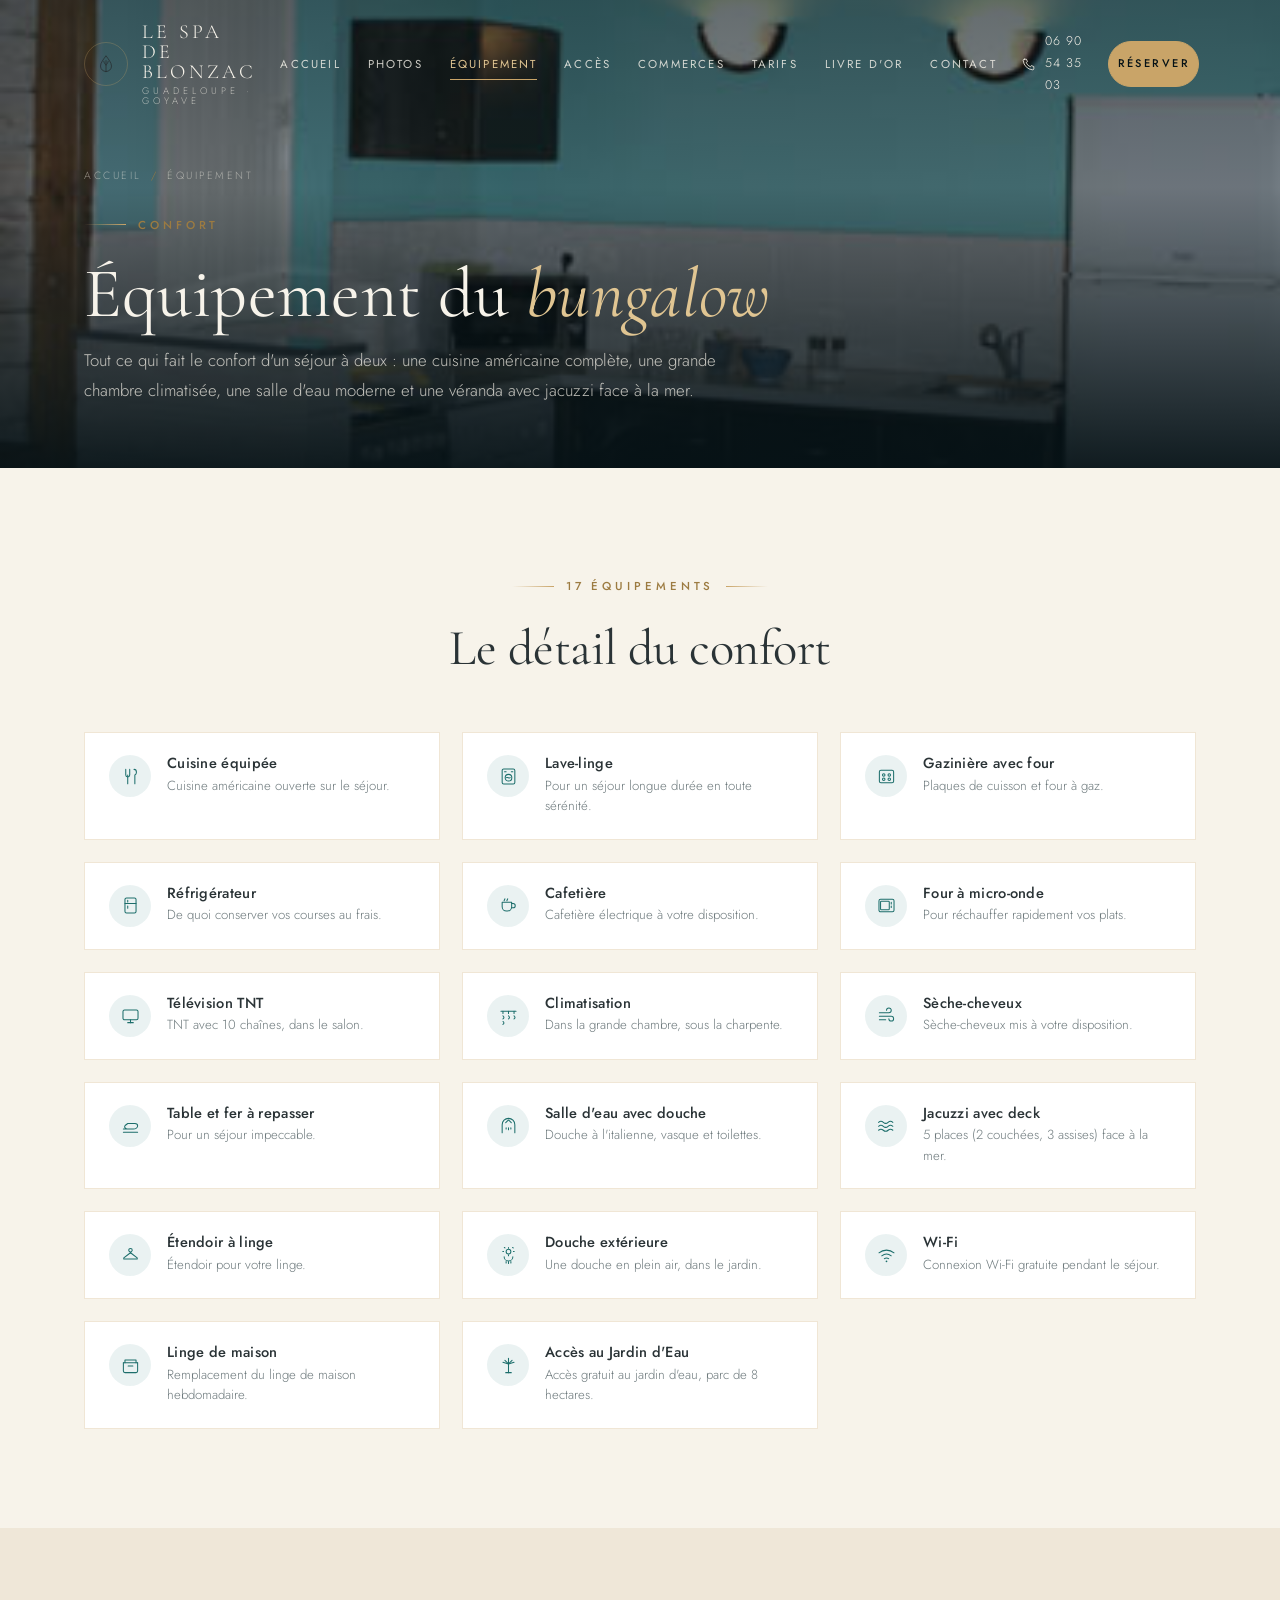
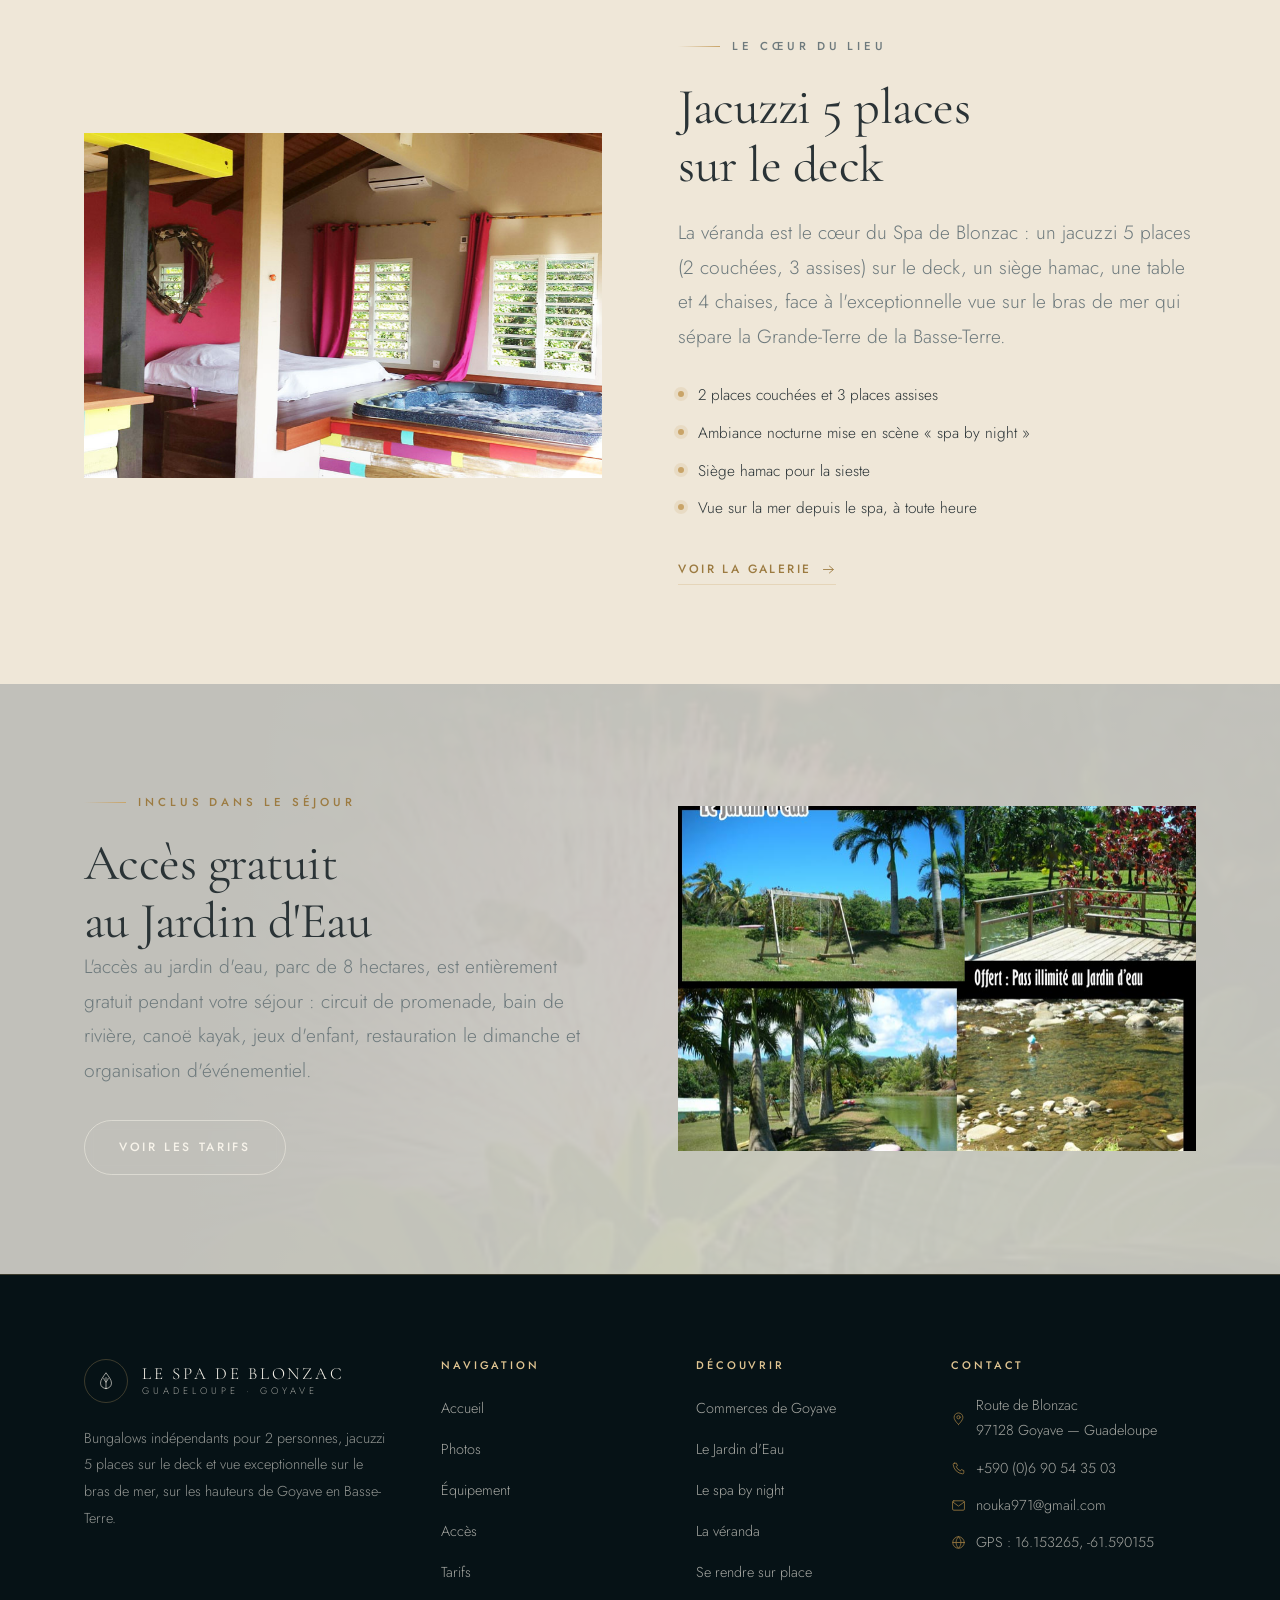
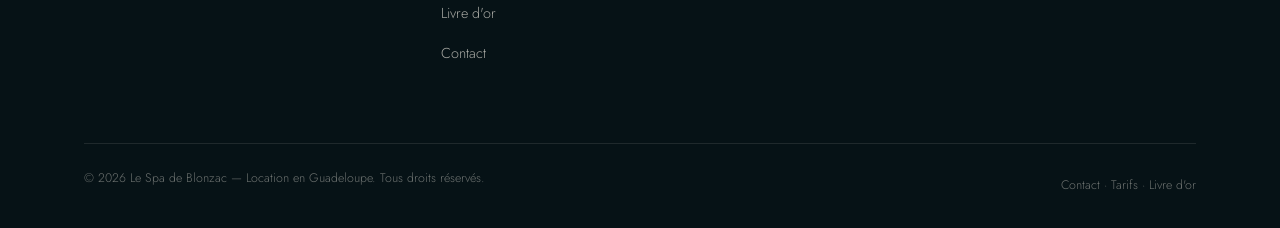
<file: equipement.html>
<!DOCTYPE html>
<html lang="fr">
<head>
<meta charset="UTF-8">
<meta name="viewport" content="width=device-width, initial-scale=1">
<title>Équipement du bungalow avec jacuzzi — Le Spa de Blonzac, Guadeloupe</title>
<meta name="description" content="Cuisine équipée, lave-linge, climatisation, télévision TNT, Wi-Fi, jacuzzi 5 places avec deck, douche extérieure et accès gratuit au Jardin d'Eau.">
<meta name="author" content="Le Spa de Blonzac">
<meta name="theme-color" content="#0B1B20">
<link rel="icon" type="image/png" href="images/logo.png">
<meta property="og:type" content="website">
<meta property="og:title" content="Équipement du bungalow avec jacuzzi — Le Spa de Blonzac, Guadeloupe">
<meta property="og:description" content="Cuisine équipée, lave-linge, climatisation, télévision TNT, Wi-Fi, jacuzzi 5 places avec deck, douche extérieure et accès gratuit au Jardin d'Eau.">
<meta property="og:image" content="images/hero-1.jpg">
<meta property="og:locale" content="fr_FR">
<noscript><style>.reveal{opacity:1!important;transform:none!important}</style></noscript>
<link rel="stylesheet" href="css/fonts.css">
<link rel="stylesheet" href="css/style.css">
</head>
<body>

<div class="read-progress"></div>
<svg xmlns="http://www.w3.org/2000/svg" style="display:none" aria-hidden="true">
  <symbol id="i-leaf" viewBox="0 0 32 32" fill="none" stroke="currentColor" stroke-width="1.25" stroke-linecap="round" stroke-linejoin="round">
    <path d="M16 27c-4.5 0-8-3.4-8-8 0-4.6 4.2-9.6 8-15 3.8 5.4 8 10.4 8 15 0 4.6-3.5 8-8 8Z"/><path d="M16 27V11"/><path d="M16 17.5c-1.8-1.6-2.9-3.4-3.2-5.4"/><path d="M16 17.5c1.8-1.6 2.9-3.4 3.2-5.4"/>
  </symbol>
  <symbol id="i-drop" viewBox="0 0 24 24" fill="none" stroke="currentColor" stroke-width="1.3" stroke-linecap="round" stroke-linejoin="round">
    <path d="M12 3c3.2 4 5.5 6.9 5.5 9.6A5.5 5.5 0 0 1 12 18a5.5 5.5 0 0 1-5.5-5.4C6.5 9.9 8.8 7 12 3Z"/><path d="M9.4 13.2c0 1.6 1.2 2.9 2.7 3"/>
  </symbol>
  <symbol id="i-waves" viewBox="0 0 24 24" fill="none" stroke="currentColor" stroke-width="1.3" stroke-linecap="round" stroke-linejoin="round">
    <path d="M2 8c2-1.8 4-1.8 6 0s4 1.8 6 0 4-1.8 6 0"/><path d="M2 13c2-1.8 4-1.8 6 0s4 1.8 6 0 4-1.8 6 0"/><path d="M2 18c2-1.8 4-1.8 6 0s4 1.8 6 0 4-1.8 6 0"/>
  </symbol>
  <symbol id="i-eye" viewBox="0 0 24 24" fill="none" stroke="currentColor" stroke-width="1.3" stroke-linecap="round" stroke-linejoin="round">
    <path d="M2 12s3.6-6 10-6 10 6 10 6-3.6 6-10 6-10-6-10-6Z"/><circle cx="12" cy="12" r="2.6"/>
  </symbol>
  <symbol id="i-home" viewBox="0 0 24 24" fill="none" stroke="currentColor" stroke-width="1.3" stroke-linecap="round" stroke-linejoin="round">
    <path d="M3 10.5 12 3l9 7.5"/><path d="M5.5 9.6V20h13V9.6"/><path d="M10 20v-5.5h4V20"/>
  </symbol>
  <symbol id="i-tree" viewBox="0 0 24 24" fill="none" stroke="currentColor" stroke-width="1.3" stroke-linecap="round" stroke-linejoin="round">
    <path d="M12 3v7"/><path d="M12 10 7.5 5.5M12 10l4.5-4.5"/><path d="M12 10 5 8m7 2 7-2"/><path d="M12 10v11"/><path d="M8.5 21h7"/>
  </symbol>
  <symbol id="i-kayak" viewBox="0 0 24 24" fill="none" stroke="currentColor" stroke-width="1.3" stroke-linecap="round" stroke-linejoin="round">
    <path d="M3 14c2.5 2.4 5.2 3.6 9 3.6s6.5-1.2 9-3.6"/><path d="M3 14c1.5-1.4 3-2 5-2m8 2c2 0 3.5.6 5 2"/><path d="M12 4v7"/><path d="M12 7.5 8 5m4 2.5 4-2.5"/>
  </symbol>
  <symbol id="i-sun" viewBox="0 0 24 24" fill="none" stroke="currentColor" stroke-width="1.3" stroke-linecap="round" stroke-linejoin="round">
    <circle cx="12" cy="12" r="4"/><path d="M12 2v2.4M12 19.6V22M2 12h2.4M19.6 12H22M4.9 4.9l1.7 1.7M17.4 17.4l1.7 1.7M19.1 4.9l-1.7 1.7M6.6 17.4l-1.7 1.7"/>
  </symbol>
  <symbol id="i-utensils" viewBox="0 0 24 24" fill="none" stroke="currentColor" stroke-width="1.3" stroke-linecap="round" stroke-linejoin="round">
    <path d="M6 3v7a2.5 2.5 0 0 0 5 0V3"/><path d="M8.5 10v11"/><path d="M16.5 3c1.7 0 3 1.6 3 3.6 0 1.7-.8 2.9-2 3.4V21"/>
  </symbol>
  <symbol id="i-washer" viewBox="0 0 24 24" fill="none" stroke="currentColor" stroke-width="1.3" stroke-linecap="round" stroke-linejoin="round">
    <rect x="4" y="2.5" width="16" height="19" rx="2"/><circle cx="12" cy="13.5" r="4.2"/><path d="M7 6h2M15.5 6h2"/><path d="M9.4 13.5c1.6-1.4 3.2 1.4 4.8 0"/>
  </symbol>
  <symbol id="i-cooktop" viewBox="0 0 24 24" fill="none" stroke="currentColor" stroke-width="1.3" stroke-linecap="round" stroke-linejoin="round">
    <rect x="3" y="4" width="18" height="16" rx="2"/><circle cx="8.5" cy="10" r="1.6"/><circle cx="15.5" cy="10" r="1.6"/><circle cx="8.5" cy="15.5" r="1.6"/><circle cx="15.5" cy="15.5" r="1.6"/>
  </symbol>
  <symbol id="i-fridge" viewBox="0 0 24 24" fill="none" stroke="currentColor" stroke-width="1.3" stroke-linecap="round" stroke-linejoin="round">
    <rect x="5" y="2.5" width="14" height="19" rx="2"/><path d="M5 9.5h14"/><path d="M8.5 5.5v2M8.5 12.5v3"/>
  </symbol>
  <symbol id="i-coffee" viewBox="0 0 24 24" fill="none" stroke="currentColor" stroke-width="1.3" stroke-linecap="round" stroke-linejoin="round">
    <path d="M4 8h12v5.5A5.5 5.5 0 0 1 10.5 19h-1A5.5 5.5 0 0 1 4 13.5V8Z"/><path d="M16 9.5h1.8a2.7 2.7 0 0 1 0 5.4H16"/><path d="M7.5 3.5c0 1-1 1.3-1 2.5M11 3.5c0 1-1 1.3-1 2.5"/>
  </symbol>
  <symbol id="i-microwave" viewBox="0 0 24 24" fill="none" stroke="currentColor" stroke-width="1.3" stroke-linecap="round" stroke-linejoin="round">
    <rect x="2.5" y="4" width="19" height="16" rx="2"/><rect x="4.5" y="6.5" width="11" height="11" rx="1"/><path d="M18 8v2M18 12.5v2"/>
  </symbol>
  <symbol id="i-tv" viewBox="0 0 24 24" fill="none" stroke="currentColor" stroke-width="1.3" stroke-linecap="round" stroke-linejoin="round">
    <rect x="2.5" y="5" width="19" height="12.5" rx="2"/><path d="M8.5 21h7"/><path d="M12 17.5V21"/>
  </symbol>
  <symbol id="i-ac" viewBox="0 0 24 24" fill="none" stroke="currentColor" stroke-width="1.3" stroke-linecap="round" stroke-linejoin="round">
    <path d="M2.5 6.5h19"/><path d="M5 6.5v3M12 6.5v3M19 6.5v3"/><path d="M5 12.5c1.6 1.2 1.6 2.6 0 3.8M12 12.5c1.6 1.2 1.6 2.6 0 3.8M19 12.5c1.6 1.2 1.6 2.6 0 3.8"/><path d="M5 19.5c1.6 1.2 1.6 2.6 0 3.8"/>
  </symbol>
  <symbol id="i-iron" viewBox="0 0 24 24" fill="none" stroke="currentColor" stroke-width="1.3" stroke-linecap="round" stroke-linejoin="round">
    <path d="M3 16.5h12.5c3 0 5.5-1.8 5.5-4.2 0-1.6-1.4-2.8-3.4-2.8H8.5L5.2 12a2.4 2.4 0 0 0 1.8 4"/><path d="M3 20.5h18"/>
  </symbol>
  <symbol id="i-shower" viewBox="0 0 24 24" fill="none" stroke="currentColor" stroke-width="1.3" stroke-linecap="round" stroke-linejoin="round">
    <path d="M4 21V11a8 8 0 0 1 16 0v10"/><path d="M8.5 8.5 12 5l3.5 3.5"/><path d="M9 15v1.5M12 15v2.5M15 15v1.5"/>
  </symbol>
  <symbol id="i-hanger" viewBox="0 0 24 24" fill="none" stroke="currentColor" stroke-width="1.3" stroke-linecap="round" stroke-linejoin="round">
    <path d="M12 7.5a2.2 2.2 0 1 1 2.2-2.2c0 1.5-2.2 2-2.2 3.4"/><path d="M12 8.5 3.5 15v1.5h17V15L12 8.5Z"/>
  </symbol>
  <symbol id="i-outdoor" viewBox="0 0 24 24" fill="none" stroke="currentColor" stroke-width="1.3" stroke-linecap="round" stroke-linejoin="round">
    <circle cx="12" cy="7" r="3"/><path d="M12 1.8v1M12 11.2v1M5.8 7h-1M19.2 7h-1M7.5 2.5l-.7-.7M17.2 1.8l.7.7"/><path d="M6.5 13.5c0 3 2.5 5.5 5.5 5.5s5.5-2.5 5.5-5.5"/><path d="M9 19.5v2M12 19.5v2.5M15 19.5v2"/>
  </symbol>
  <symbol id="i-wifi" viewBox="0 0 24 24" fill="none" stroke="currentColor" stroke-width="1.3" stroke-linecap="round" stroke-linejoin="round">
    <path d="M2.5 8.6A15 15 0 0 1 21.5 8.6"/><path d="M6 12.4a10 10 0 0 1 12 0"/><path d="M9.3 16a5 5 0 0 1 5.4 0"/><circle cx="12" cy="19.3" r="1.1" fill="currentColor" stroke="none"/>
  </symbol>
  <symbol id="i-linen" viewBox="0 0 24 24" fill="none" stroke="currentColor" stroke-width="1.3" stroke-linecap="round" stroke-linejoin="round">
    <path d="M3 8.5h18"/><path d="M5 8.5V5h14v3.5"/><path d="M3 8.5V19a2 2 0 0 0 2 2h14a2 2 0 0 0 2-2V8.5"/><path d="M9 12.5h6"/>
  </symbol>
  <symbol id="i-check" viewBox="0 0 24 24" fill="none" stroke="currentColor" stroke-width="1.6" stroke-linecap="round" stroke-linejoin="round">
    <path d="M4 12.5 9.5 18 20 6.5"/>
  </symbol>
  <symbol id="i-check-circle" viewBox="0 0 24 24" fill="none" stroke="currentColor" stroke-width="1.3" stroke-linecap="round" stroke-linejoin="round">
    <circle cx="12" cy="12" r="9.2"/><path d="M8 12.3 11 15.3 16.2 9.4"/>
  </symbol>
  <symbol id="i-arrow-right" viewBox="0 0 24 24" fill="none" stroke="currentColor" stroke-width="1.4" stroke-linecap="round" stroke-linejoin="round">
    <path d="M4 12h15"/><path d="M13.5 6.5 20 12l-6.5 5.5"/>
  </symbol>
  <symbol id="i-arrow-left" viewBox="0 0 24 24" fill="none" stroke="currentColor" stroke-width="1.4" stroke-linecap="round" stroke-linejoin="round">
    <path d="M20 12H5"/><path d="M10.5 6.5 4 12l6.5 5.5"/>
  </symbol>
  <symbol id="i-arrow-up" viewBox="0 0 24 24" fill="none" stroke="currentColor" stroke-width="1.4" stroke-linecap="round" stroke-linejoin="round">
    <path d="M12 20V5"/><path d="M6.5 10.5 12 5l5.5 5.5"/>
  </symbol>
  <symbol id="i-phone" viewBox="0 0 24 24" fill="none" stroke="currentColor" stroke-width="1.3" stroke-linecap="round" stroke-linejoin="round">
    <path d="M5.5 3.5h3.2l1.6 4-2 1.4a11.5 11.5 0 0 0 6.8 6.8l1.4-2 4 1.6v3.2a2 2 0 0 1-2.2 2A16.5 16.5 0 0 1 3.5 5.7a2 2 0 0 1 2-2.2Z"/>
  </symbol>
  <symbol id="i-mail" viewBox="0 0 24 24" fill="none" stroke="currentColor" stroke-width="1.3" stroke-linecap="round" stroke-linejoin="round">
    <rect x="2.5" y="4.5" width="19" height="15" rx="2"/><path d="m3 6.5 9 6.5 9-6.5"/>
  </symbol>
  <symbol id="i-pin" viewBox="0 0 24 24" fill="none" stroke="currentColor" stroke-width="1.3" stroke-linecap="round" stroke-linejoin="round">
    <path d="M12 21.5s7-6.2 7-11.4a7 7 0 1 0-14 0c0 5.2 7 11.4 7 11.4Z"/><circle cx="12" cy="10" r="2.6"/>
  </symbol>
  <symbol id="i-globe" viewBox="0 0 24 24" fill="none" stroke="currentColor" stroke-width="1.3" stroke-linecap="round" stroke-linejoin="round">
    <circle cx="12" cy="12" r="9.2"/><path d="M2.8 12h18.4"/><path d="M12 2.8c2.6 2.6 3.9 5.7 3.9 9.2s-1.3 6.6-3.9 9.2c-2.6-2.6-3.9-5.7-3.9-9.2S9.4 5.4 12 2.8Z"/>
  </symbol>
  <symbol id="i-close" viewBox="0 0 24 24" fill="none" stroke="currentColor" stroke-width="1.4" stroke-linecap="round" stroke-linejoin="round">
    <path d="M6 6l12 12M18 6 6 18"/>
  </symbol>
  <symbol id="i-zoom" viewBox="0 0 24 24" fill="none" stroke="currentColor" stroke-width="1.5" stroke-linecap="round" stroke-linejoin="round">
    <circle cx="11" cy="11" r="6.5"/><path d="M15.8 15.8 21 21"/><path d="M11 8.5v5M8.5 11h5"/>
  </symbol>
  <symbol id="i-gift" viewBox="0 0 24 24" fill="none" stroke="currentColor" stroke-width="1.3" stroke-linecap="round" stroke-linejoin="round">
    <rect x="3" y="8.5" width="18" height="12" rx="1.5"/><path d="M3 13h18M12 8.5V20.5"/><path d="M12 8.5S10.5 3.5 7.8 4.2C5.6 4.8 6 8.5 8.6 8.5H12Zm0 0s1.5-5 4.2-4.3c2.2.6 1.8 4.3-.8 4.3H12Z"/>
  </symbol>
  <symbol id="i-shop" viewBox="0 0 24 24" fill="none" stroke="currentColor" stroke-width="1.3" stroke-linecap="round" stroke-linejoin="round">
    <path d="M3.5 8.5 5 3.5h14l1.5 5"/><path d="M3.5 8.5h17V20a1.5 1.5 0 0 1-1.5 1.5H5A1.5 1.5 0 0 1 3.5 20V8.5Z"/><path d="M9.5 21.5v-6h5v6"/>
  </symbol>
  <symbol id="i-car" viewBox="0 0 24 24" fill="none" stroke="currentColor" stroke-width="1.3" stroke-linecap="round" stroke-linejoin="round">
    <path d="M4 15.5v-3l2-5h12l2 5v3"/><path d="M3 15.5h18"/><circle cx="7.5" cy="17.5" r="1.8"/><circle cx="16.5" cy="17.5" r="1.8"/><path d="M9.3 17.5h5.4"/>
  </symbol>
  <symbol id="i-jet" viewBox="0 0 24 24" fill="none" stroke="currentColor" stroke-width="1.3" stroke-linecap="round" stroke-linejoin="round">
    <path d="M3 14c2 1.6 4.4 2.4 7.5 2.4h3l3.5 4h2.5l-2.2-4H21l-1.5-4H12"/><path d="M7 10.5 12 8l2 3.5"/><path d="M2.5 18.5h6"/>
  </symbol>
  <symbol id="i-hike" viewBox="0 0 24 24" fill="none" stroke="currentColor" stroke-width="1.3" stroke-linecap="round" stroke-linejoin="round">
    <path d="M3 20h18"/><path d="M4 20 9 8l4 3 3-3 4 12"/><circle cx="15.5" cy="5" r="1.6"/>
  </symbol>
  <symbol id="i-calendar" viewBox="0 0 24 24" fill="none" stroke="currentColor" stroke-width="1.3" stroke-linecap="round" stroke-linejoin="round">
    <rect x="3.5" y="5" width="17" height="16" rx="2"/><path d="M3.5 10h17M8 3v3.5M16 3v3.5"/>
  </symbol>
  <symbol id="i-user" viewBox="0 0 24 24" fill="none" stroke="currentColor" stroke-width="1.3" stroke-linecap="round" stroke-linejoin="round">
    <circle cx="12" cy="8" r="3.6"/><path d="M4.5 20.5c0-3.6 3.4-6 7.5-6s7.5 2.4 7.5 6"/>
  </symbol>
  <symbol id="i-tool" viewBox="0 0 24 24" fill="none" stroke="currentColor" stroke-width="1.3" stroke-linecap="round" stroke-linejoin="round">
    <path d="M14.5 6.5a4.5 4.5 0 0 0-6 6L3 18l3 3 5.5-5.5a4.5 4.5 0 0 0 6-6l-3 3-2.5-2.5 2.5-2.5Z"/>
  </symbol>
  <symbol id="i-card" viewBox="0 0 24 24" fill="none" stroke="currentColor" stroke-width="1.3" stroke-linecap="round" stroke-linejoin="round">
    <rect x="2.5" y="5" width="19" height="14" rx="2"/><path d="M2.5 9.5h19"/><path d="M6 14.5h4"/>
  </symbol>
  <symbol id="i-dress" viewBox="0 0 24 24" fill="none" stroke="currentColor" stroke-width="1.3" stroke-linecap="round" stroke-linejoin="round">
    <path d="M9 3.5 7.5 6 4 8l1.5 3.5L7 10.5V20h10v-9.5L17.5 11.5 19 8l-3.5-2L15 3.5a3 3 0 0 1-6 0Z"/>
  </symbol>
  <symbol id="i-taxi" viewBox="0 0 24 24" fill="none" stroke="currentColor" stroke-width="1.3" stroke-linecap="round" stroke-linejoin="round">
    <path d="M4 15.5v-3l2-5h12l2 5v3"/><path d="M3 15.5h18"/><path d="M9.5 7.5h5"/><circle cx="7.5" cy="17.5" r="1.8"/><circle cx="16.5" cy="17.5" r="1.8"/>
  </symbol>
  <symbol id="i-villa" viewBox="0 0 24 24" fill="none" stroke="currentColor" stroke-width="1.3" stroke-linecap="round" stroke-linejoin="round">
    <path d="M3 11 12 4l9 7"/><path d="M5.5 10v10h13V10"/><path d="M10 20v-5.5h4V20"/><path d="M2.5 13.5h19"/>
  </symbol>
  <symbol id="i-wind" viewBox="0 0 24 24" fill="none" stroke="currentColor" stroke-width="1.3" stroke-linecap="round" stroke-linejoin="round">
    <path d="M3 8.5h12a3 3 0 1 0-3-3"/><path d="M3 13h15a3 3 0 1 1-3 3"/><path d="M3 17.5h8"/>
  </symbol>
  <symbol id="i-forest" viewBox="0 0 24 24" fill="none" stroke="currentColor" stroke-width="1.3" stroke-linecap="round" stroke-linejoin="round">
    <path d="M12 2.5 7 9h10L12 2.5Z"/><path d="M12 7 5.5 15h13L12 7Z"/><path d="M12 13.5 6 21h12l-6-7.5Z"/>
  </symbol>
</svg>

<!-- ============================ EN-TÊTE ============================ -->
<header class="site-header">
  <div class="wrap site-header__inner">
    <a class="brand" href="index.html">
      <span class="brand__mark"><svg aria-hidden="true"><use href="#i-leaf"/></svg></span>
      <span class="brand__text">
        <span class="brand__name">Le Spa de Blonzac</span>
        <span class="brand__sub">Guadeloupe · Goyave</span>
      </span>
    </a>

    <nav class="nav" aria-label="Navigation principale">
      <a href="index.html">Accueil</a>
      <a href="photos.html">Photos</a>
      <a href="equipement.html" class="is-active">Équipement</a>
      <a href="acces.html">Accès</a>
      <a href="commerces.html">Commerces</a>
      <a href="tarifs.html">Tarifs</a>
      <a href="livre-dor.html">Livre d'or</a>
      <a href="contact.html">Contact</a>
    </nav>

    <div class="header-cta">
      <a class="header-phone" href="tel:+590690543503">
        <svg aria-hidden="true"><use href="#i-phone"/></svg>
        06 90 54 35 03
      </a>
      <a class="btn btn--sm" href="contact.html">Réserver</a>
      <button class="burger" aria-label="Ouvrir le menu" aria-expanded="false">
        <span></span><span></span><span></span>
      </button>
    </div>
  </div>
</header>

<!-- ============================ MENU MOBILE ============================ -->
<nav class="mobile-nav" aria-label="Navigation mobile">
  <a href="index.html"><i>01</i>Accueil</a>
  <a href="photos.html"><i>02</i>Photos</a>
  <a href="equipement.html"><i>03</i>Équipement</a>
  <a href="acces.html"><i>04</i>Accès</a>
  <a href="commerces.html"><i>05</i>Commerces</a>
  <a href="tarifs.html"><i>06</i>Tarifs</a>
  <a href="livre-dor.html"><i>07</i>Livre d'or</a>
  <a href="contact.html"><i>08</i>Contact</a>
  <div class="mobile-nav__foot">
    <strong>+590 (0)6 90 54 35 03</strong><br>
    Route de Blonzac — 97128 Goyave, Guadeloupe
  </div>
</nav>

<!-- ============================ EN-TÊTE DE PAGE ============================ -->
<section class="page-hero">
  <div class="page-hero__bg"><img src="images/image7.jpg" alt="Cuisine équipée du bungalow"></div>
  <div class="wrap">
    <nav class="breadcrumb" aria-label="Fil d'Ariane">
      <a href="index.html">Accueil</a><span>/</span>Équipement
    </nav>
    <p class="eyebrow">Confort</p>
    <h1 class="page-hero__title">Équipement du <em>bungalow</em></h1>
    <p class="page-hero__text">Tout ce qui fait le confort d'un séjour à deux : une cuisine américaine complète, une grande chambre climatisée, une salle d'eau moderne et une véranda avec jacuzzi face à la mer.</p>
  </div>
</section>

<!-- ============================ GRILLE ÉQUIPEMENT ============================ -->
<section class="section">
  <div class="wrap">
    <div class="atouts__head txt-center reveal" style="margin-bottom:clamp(36px,5vw,56px)">
      <p class="eyebrow eyebrow--center">17 équipements</p>
      <h2 class="h-section">Le détail du confort</h2>
    </div>
    <div class="equip-grid">
      <article class="equip reveal" style="--d:0.00s">
        <span class="equip__icon"><svg aria-hidden="true"><use href="#i-utensils"/></svg></span>
        <div><h3>Cuisine équipée</h3><p>Cuisine américaine ouverte sur le séjour.</p></div>
      </article>
      <article class="equip reveal" style="--d:0.05s">
        <span class="equip__icon"><svg aria-hidden="true"><use href="#i-washer"/></svg></span>
        <div><h3>Lave-linge</h3><p>Pour un séjour longue durée en toute sérénité.</p></div>
      </article>
      <article class="equip reveal" style="--d:0.10s">
        <span class="equip__icon"><svg aria-hidden="true"><use href="#i-cooktop"/></svg></span>
        <div><h3>Gazinière avec four</h3><p>Plaques de cuisson et four à gaz.</p></div>
      </article>
      <article class="equip reveal" style="--d:0.15s">
        <span class="equip__icon"><svg aria-hidden="true"><use href="#i-fridge"/></svg></span>
        <div><h3>Réfrigérateur</h3><p>De quoi conserver vos courses au frais.</p></div>
      </article>
      <article class="equip reveal" style="--d:0.20s">
        <span class="equip__icon"><svg aria-hidden="true"><use href="#i-coffee"/></svg></span>
        <div><h3>Cafetière</h3><p>Cafetière électrique à votre disposition.</p></div>
      </article>
      <article class="equip reveal" style="--d:0.25s">
        <span class="equip__icon"><svg aria-hidden="true"><use href="#i-microwave"/></svg></span>
        <div><h3>Four à micro-onde</h3><p>Pour réchauffer rapidement vos plats.</p></div>
      </article>
      <article class="equip reveal" style="--d:0.00s">
        <span class="equip__icon"><svg aria-hidden="true"><use href="#i-tv"/></svg></span>
        <div><h3>Télévision TNT</h3><p>TNT avec 10 chaînes, dans le salon.</p></div>
      </article>
      <article class="equip reveal" style="--d:0.05s">
        <span class="equip__icon"><svg aria-hidden="true"><use href="#i-ac"/></svg></span>
        <div><h3>Climatisation</h3><p>Dans la grande chambre, sous la charpente.</p></div>
      </article>
      <article class="equip reveal" style="--d:0.10s">
        <span class="equip__icon"><svg aria-hidden="true"><use href="#i-wind"/></svg></span>
        <div><h3>Sèche-cheveux</h3><p>Sèche-cheveux mis à votre disposition.</p></div>
      </article>
      <article class="equip reveal" style="--d:0.15s">
        <span class="equip__icon"><svg aria-hidden="true"><use href="#i-iron"/></svg></span>
        <div><h3>Table et fer à repasser</h3><p>Pour un séjour impeccable.</p></div>
      </article>
      <article class="equip reveal" style="--d:0.20s">
        <span class="equip__icon"><svg aria-hidden="true"><use href="#i-shower"/></svg></span>
        <div><h3>Salle d'eau avec douche</h3><p>Douche à l'italienne, vasque et toilettes.</p></div>
      </article>
      <article class="equip reveal" style="--d:0.25s">
        <span class="equip__icon"><svg aria-hidden="true"><use href="#i-waves"/></svg></span>
        <div><h3>Jacuzzi avec deck</h3><p>5 places (2 couchées, 3 assises) face à la mer.</p></div>
      </article>
      <article class="equip reveal" style="--d:0.00s">
        <span class="equip__icon"><svg aria-hidden="true"><use href="#i-hanger"/></svg></span>
        <div><h3>Étendoir à linge</h3><p>Étendoir pour votre linge.</p></div>
      </article>
      <article class="equip reveal" style="--d:0.05s">
        <span class="equip__icon"><svg aria-hidden="true"><use href="#i-outdoor"/></svg></span>
        <div><h3>Douche extérieure</h3><p>Une douche en plein air, dans le jardin.</p></div>
      </article>
      <article class="equip reveal" style="--d:0.10s">
        <span class="equip__icon"><svg aria-hidden="true"><use href="#i-wifi"/></svg></span>
        <div><h3>Wi-Fi</h3><p>Connexion Wi-Fi gratuite pendant le séjour.</p></div>
      </article>
      <article class="equip reveal" style="--d:0.15s">
        <span class="equip__icon"><svg aria-hidden="true"><use href="#i-linen"/></svg></span>
        <div><h3>Linge de maison</h3><p>Remplacement du linge de maison hebdomadaire.</p></div>
      </article>
      <article class="equip reveal" style="--d:0.20s">
        <span class="equip__icon"><svg aria-hidden="true"><use href="#i-tree"/></svg></span>
        <div><h3>Accès au Jardin d'Eau</h3><p>Accès gratuit au jardin d'eau, parc de 8 hectares.</p></div>
      </article>
    </div>
  </div>
</section>

<!-- ============================ VÉRANDA ============================ -->
<section class="section atouts">
  <div class="wrap split">
    <div class="split__media reveal reveal--left">
      <span class="split__tag">La véranda</span>
      <span class="imgfx"><img src="images/2-sejour.jpg" alt="Séjour du bungalow avec le jacuzzi"><span class="fx-sheen"></span></span>
    </div>
    <div class="split__body reveal reveal--right">
      <p class="eyebrow">Le cœur du lieu</p>
      <h2 class="h-section">Jacuzzi 5 places<br>sur le deck</h2>
      <p class="lead">
        La véranda est le cœur du Spa de Blonzac : un jacuzzi 5 places (2 couchées, 3 assises) sur le
        deck, un siège hamac, une table et 4 chaises, face à l'exceptionnelle vue sur le bras de mer
        qui sépare la Grande-Terre de la Basse-Terre.
      </p>
      <ul class="checklist">
        <li>2 places couchées et 3 places assises</li>
        <li>Ambiance nocturne mise en scène « spa by night »</li>
        <li>Siège hamac pour la sieste</li>
        <li>Vue sur la mer depuis le spa, à toute heure</li>
      </ul>
      <p style="margin-top:32px"><a class="link-arrow" href="photos.html">Voir la galerie <svg aria-hidden="true"><use href="#i-arrow-right"/></svg></a></p>
    </div>
  </div>
</section>

<!-- ============================ JARDIN D'EAU ============================ -->
<section class="section jardin">
  <div class="jardin__bg"><img src="images/jardin.jpg" alt="Jardin tropical fleuri"></div>
  <div class="wrap jardin__grid">
    <div class="reveal reveal--left">
      <p class="eyebrow">Inclus dans le séjour</p>
      <h2 class="h-section">Accès gratuit<br>au Jardin d'Eau</h2>
      <p class="lead">
        L'accès au jardin d'eau, parc de 8 hectares, est entièrement gratuit pendant votre séjour :
        circuit de promenade, bain de rivière, canoë kayak, jeux d'enfant, restauration le dimanche
        et organisation d'événementiel.
      </p>
      <p style="margin-top:32px"><a class="btn btn--ghost" href="tarifs.html">Voir les tarifs</a></p>
    </div>
    <div class="split__media reveal reveal--right">
      <span class="imgfx"><img src="images/image11.jpg" alt="Le Jardin d'Eau, à 100 mètres du Spa de Blonzac"><span class="fx-sheen"></span></span>
    </div>
  </div>
</section>

<!-- ============================ PIED DE PAGE ============================ -->
<footer class="footer">
  <div class="wrap">
    <div class="footer__grid">
      <div class="footer__about">
        <a class="brand" href="index.html">
          <span class="brand__mark"><svg aria-hidden="true"><use href="#i-leaf"/></svg></span>
          <span class="brand__text">
            <span class="brand__name">Le Spa de Blonzac</span>
            <span class="brand__sub">Guadeloupe · Goyave</span>
          </span>
        </a>
        <p>
          Bungalows indépendants pour 2 personnes, jacuzzi 5 places sur le deck et vue exceptionnelle
          sur le bras de mer, sur les hauteurs de Goyave en Basse-Terre.
        </p>
      </div>

      <div>
        <h4>Navigation</h4>
        <ul>
          <li><a href="index.html">Accueil</a></li>
          <li><a href="photos.html">Photos</a></li>
          <li><a href="equipement.html">Équipement</a></li>
          <li><a href="acces.html">Accès</a></li>
          <li><a href="tarifs.html">Tarifs</a></li>
          <li><a href="livre-dor.html">Livre d'or</a></li>
          <li><a href="contact.html">Contact</a></li>
        </ul>
      </div>

      <div>
        <h4>Découvrir</h4>
        <ul>
          <li><a href="commerces.html">Commerces de Goyave</a></li>
          <li><a href="photos.html">Le Jardin d'Eau</a></li>
          <li><a href="photos.html">Le spa by night</a></li>
          <li><a href="equipement.html">La véranda</a></li>
          <li><a href="acces.html">Se rendre sur place</a></li>
        </ul>
      </div>

      <div>
        <h4>Contact</h4>
        <ul class="footer__contact">
          <li><svg aria-hidden="true"><use href="#i-pin"/></svg>Route de Blonzac<br>97128 Goyave — Guadeloupe</li>
          <li><svg aria-hidden="true"><use href="#i-phone"/></svg><a href="tel:+590690543503">+590 (0)6 90 54 35 03</a></li>
          <li><svg aria-hidden="true"><use href="#i-mail"/></svg><a href="mailto:nouka971@gmail.com">nouka971@gmail.com</a></li>
          <li><svg aria-hidden="true"><use href="#i-globe"/></svg>GPS : 16.153265, -61.590155</li>
        </ul>
      </div>
    </div>

    <div class="footer__bottom">
      <p>© <span data-year>2026</span> Le Spa de Blonzac — Location en Guadeloupe. Tous droits réservés.</p>
      <p><a href="contact.html">Contact</a> · <a href="tarifs.html">Tarifs</a> · <a href="livre-dor.html">Livre d'or</a></p>
    </div>
  </div>
</footer>

<button class="to-top" aria-label="Retour en haut"><svg aria-hidden="true"><use href="#i-arrow-up"/></svg></button>

<script src="js/main.js"></script>
</body>
</html>
</file>
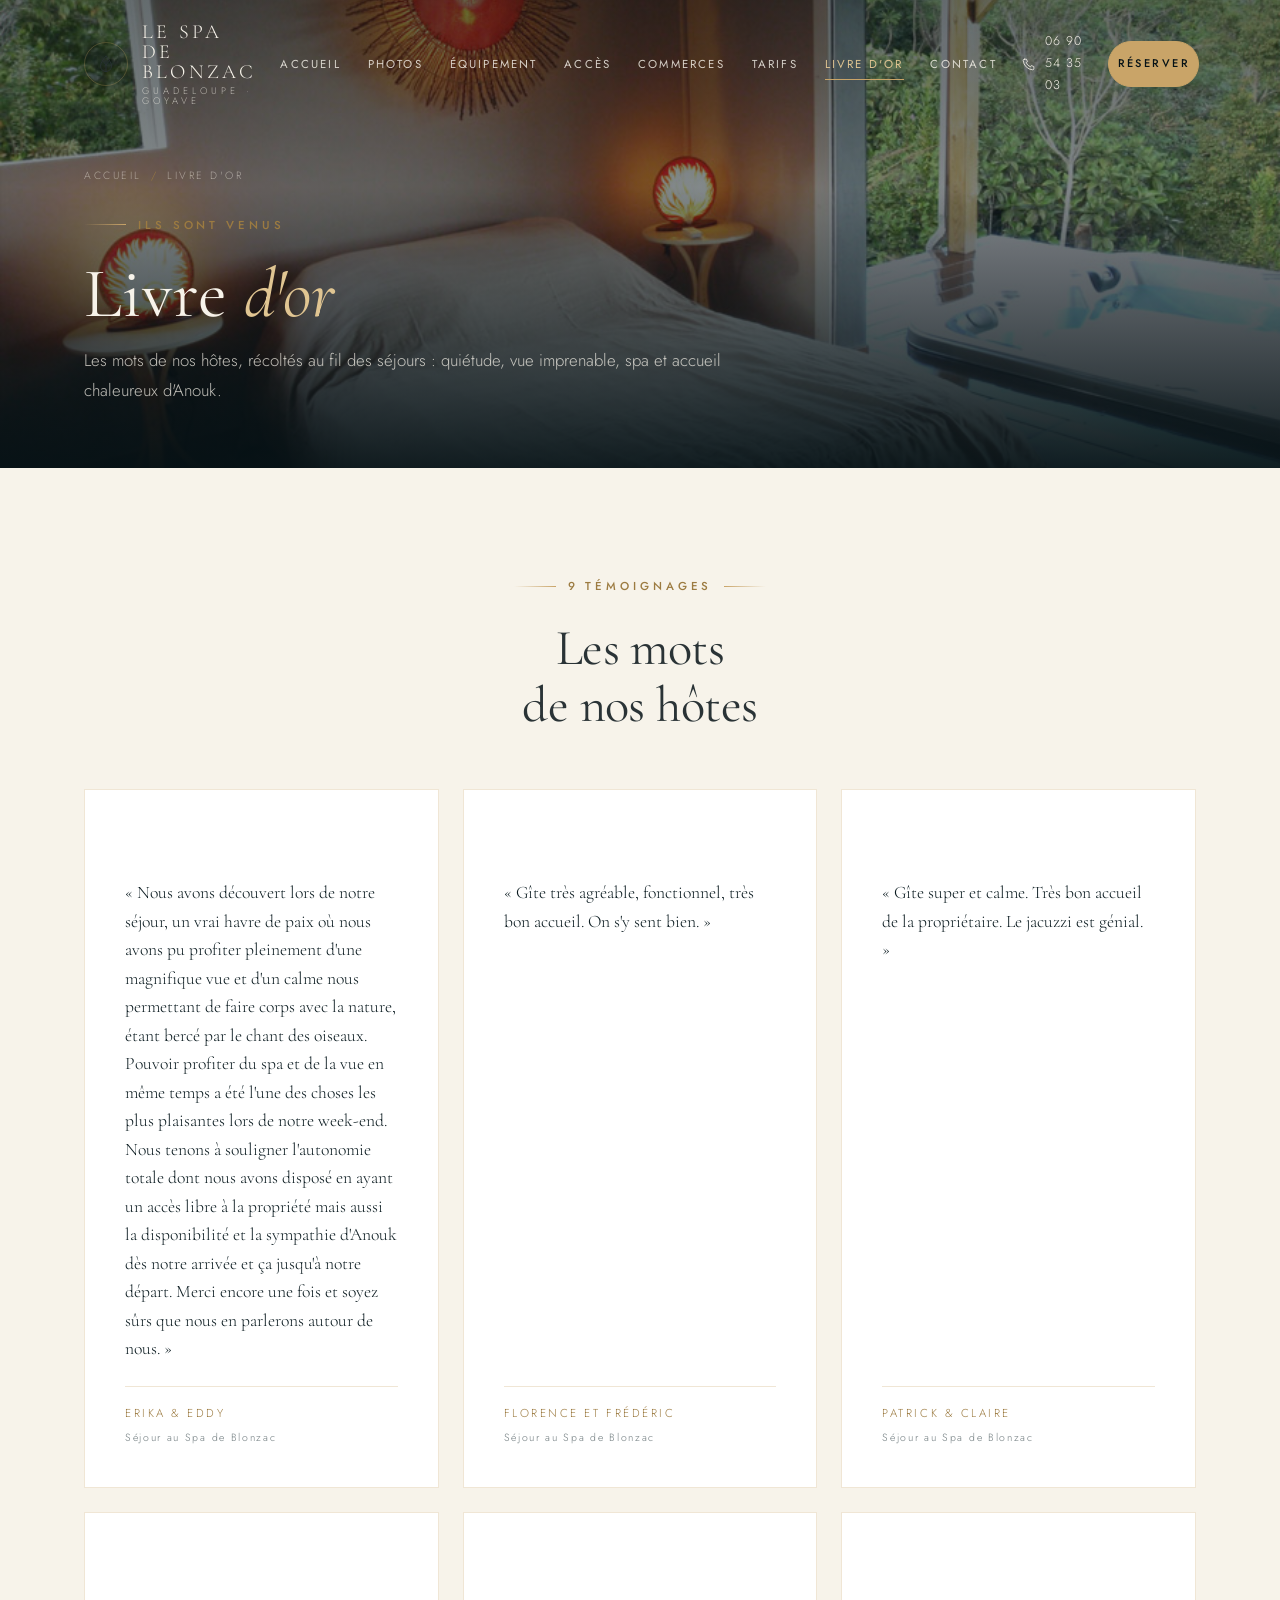
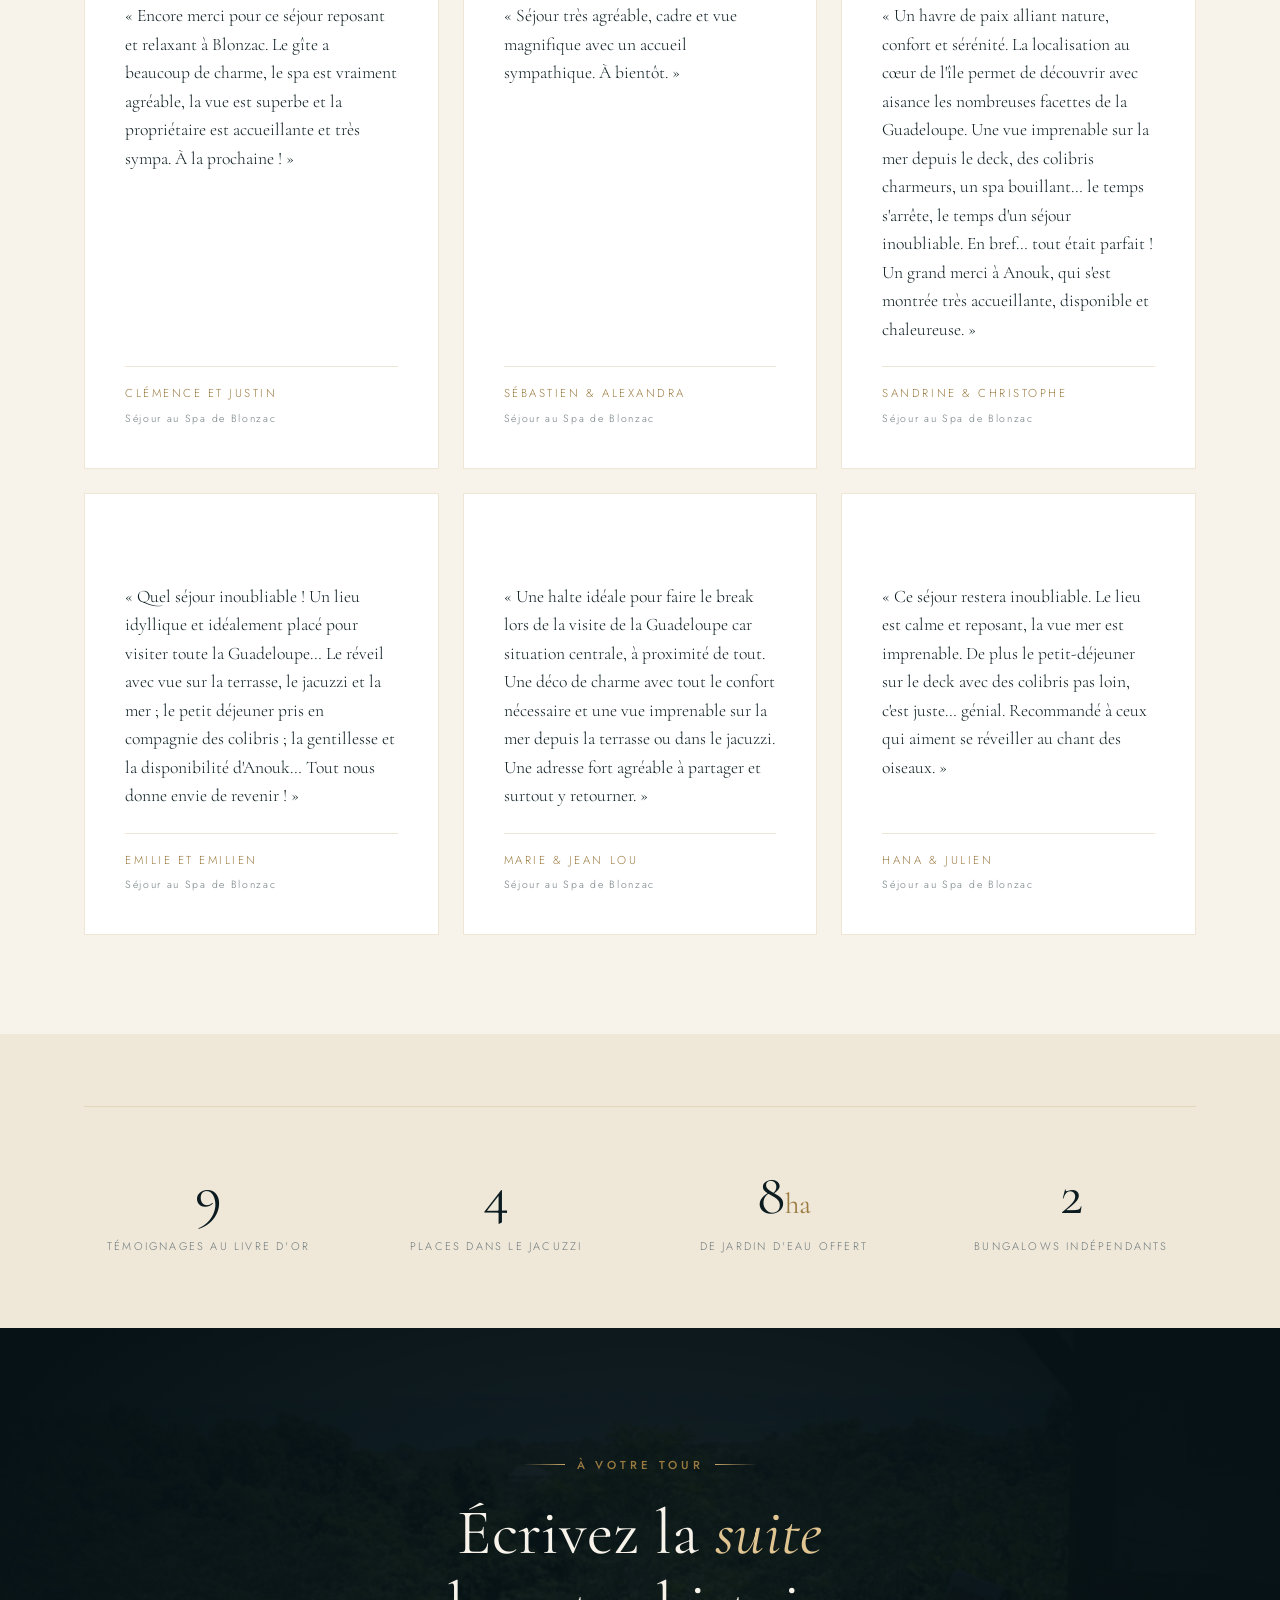
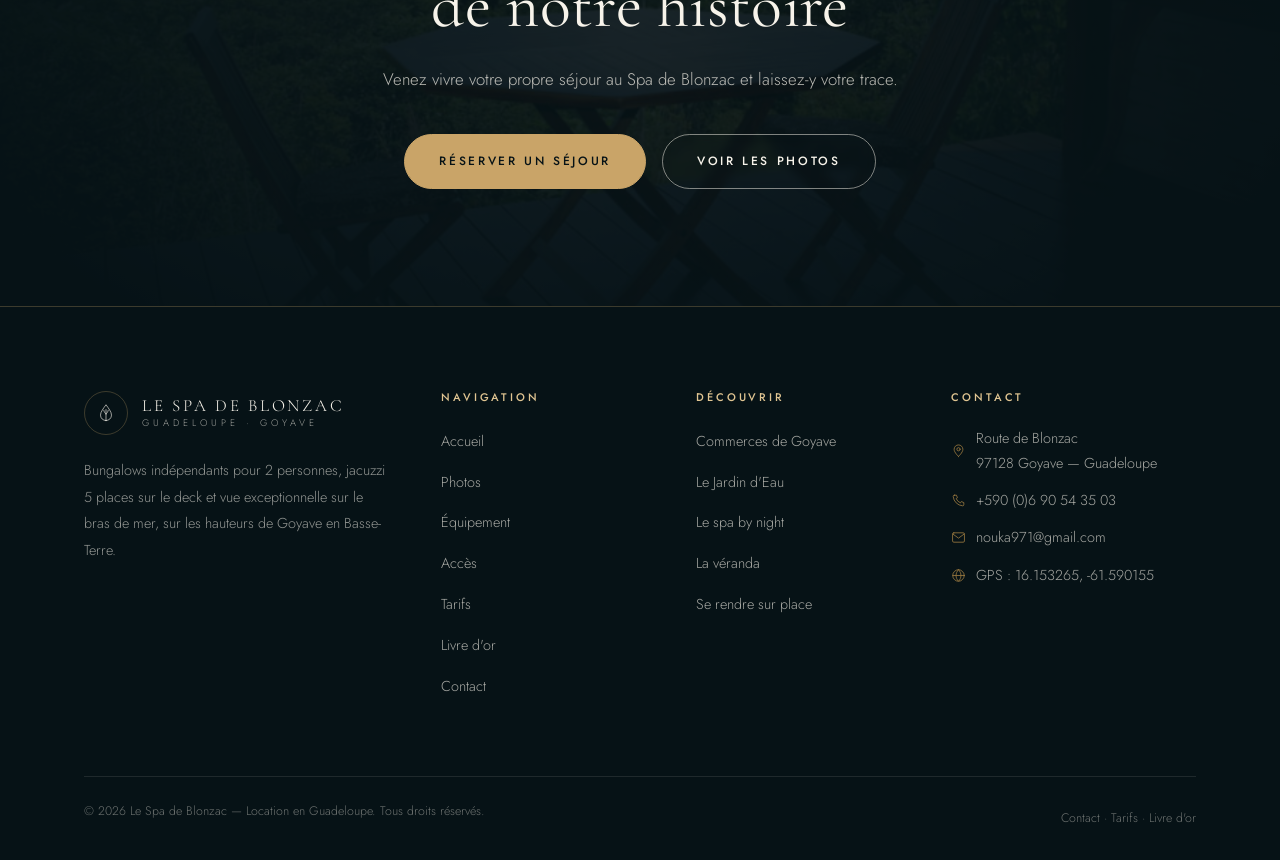
<file: livre-dor.html>
<!DOCTYPE html>
<html lang="fr">
<head>
<meta charset="UTF-8">
<meta name="viewport" content="width=device-width, initial-scale=1">
<title>Livre d'or — Avis des hôtes du Spa de Blonzac, Guadeloupe</title>
<meta name="description" content="Découvrez les témoignages des hôtes ayant séjourné au Spa de Blonzac à Goyave.">
<meta name="author" content="Le Spa de Blonzac">
<meta name="theme-color" content="#0B1B20">
<link rel="icon" type="image/png" href="images/logo.png">
<meta property="og:type" content="website">
<meta property="og:title" content="Livre d'or — Avis des hôtes du Spa de Blonzac, Guadeloupe">
<meta property="og:description" content="Découvrez les témoignages des hôtes ayant séjourné au Spa de Blonzac à Goyave.">
<meta property="og:image" content="images/hero-1.jpg">
<meta property="og:locale" content="fr_FR">
<noscript><style>.reveal{opacity:1!important;transform:none!important}</style></noscript>
<link rel="stylesheet" href="css/fonts.css">
<link rel="stylesheet" href="css/style.css">
</head>
<body>

<div class="read-progress"></div>
<svg xmlns="http://www.w3.org/2000/svg" style="display:none" aria-hidden="true">
  <symbol id="i-leaf" viewBox="0 0 32 32" fill="none" stroke="currentColor" stroke-width="1.25" stroke-linecap="round" stroke-linejoin="round">
    <path d="M16 27c-4.5 0-8-3.4-8-8 0-4.6 4.2-9.6 8-15 3.8 5.4 8 10.4 8 15 0 4.6-3.5 8-8 8Z"/><path d="M16 27V11"/><path d="M16 17.5c-1.8-1.6-2.9-3.4-3.2-5.4"/><path d="M16 17.5c1.8-1.6 2.9-3.4 3.2-5.4"/>
  </symbol>
  <symbol id="i-drop" viewBox="0 0 24 24" fill="none" stroke="currentColor" stroke-width="1.3" stroke-linecap="round" stroke-linejoin="round">
    <path d="M12 3c3.2 4 5.5 6.9 5.5 9.6A5.5 5.5 0 0 1 12 18a5.5 5.5 0 0 1-5.5-5.4C6.5 9.9 8.8 7 12 3Z"/><path d="M9.4 13.2c0 1.6 1.2 2.9 2.7 3"/>
  </symbol>
  <symbol id="i-waves" viewBox="0 0 24 24" fill="none" stroke="currentColor" stroke-width="1.3" stroke-linecap="round" stroke-linejoin="round">
    <path d="M2 8c2-1.8 4-1.8 6 0s4 1.8 6 0 4-1.8 6 0"/><path d="M2 13c2-1.8 4-1.8 6 0s4 1.8 6 0 4-1.8 6 0"/><path d="M2 18c2-1.8 4-1.8 6 0s4 1.8 6 0 4-1.8 6 0"/>
  </symbol>
  <symbol id="i-eye" viewBox="0 0 24 24" fill="none" stroke="currentColor" stroke-width="1.3" stroke-linecap="round" stroke-linejoin="round">
    <path d="M2 12s3.6-6 10-6 10 6 10 6-3.6 6-10 6-10-6-10-6Z"/><circle cx="12" cy="12" r="2.6"/>
  </symbol>
  <symbol id="i-home" viewBox="0 0 24 24" fill="none" stroke="currentColor" stroke-width="1.3" stroke-linecap="round" stroke-linejoin="round">
    <path d="M3 10.5 12 3l9 7.5"/><path d="M5.5 9.6V20h13V9.6"/><path d="M10 20v-5.5h4V20"/>
  </symbol>
  <symbol id="i-tree" viewBox="0 0 24 24" fill="none" stroke="currentColor" stroke-width="1.3" stroke-linecap="round" stroke-linejoin="round">
    <path d="M12 3v7"/><path d="M12 10 7.5 5.5M12 10l4.5-4.5"/><path d="M12 10 5 8m7 2 7-2"/><path d="M12 10v11"/><path d="M8.5 21h7"/>
  </symbol>
  <symbol id="i-kayak" viewBox="0 0 24 24" fill="none" stroke="currentColor" stroke-width="1.3" stroke-linecap="round" stroke-linejoin="round">
    <path d="M3 14c2.5 2.4 5.2 3.6 9 3.6s6.5-1.2 9-3.6"/><path d="M3 14c1.5-1.4 3-2 5-2m8 2c2 0 3.5.6 5 2"/><path d="M12 4v7"/><path d="M12 7.5 8 5m4 2.5 4-2.5"/>
  </symbol>
  <symbol id="i-sun" viewBox="0 0 24 24" fill="none" stroke="currentColor" stroke-width="1.3" stroke-linecap="round" stroke-linejoin="round">
    <circle cx="12" cy="12" r="4"/><path d="M12 2v2.4M12 19.6V22M2 12h2.4M19.6 12H22M4.9 4.9l1.7 1.7M17.4 17.4l1.7 1.7M19.1 4.9l-1.7 1.7M6.6 17.4l-1.7 1.7"/>
  </symbol>
  <symbol id="i-utensils" viewBox="0 0 24 24" fill="none" stroke="currentColor" stroke-width="1.3" stroke-linecap="round" stroke-linejoin="round">
    <path d="M6 3v7a2.5 2.5 0 0 0 5 0V3"/><path d="M8.5 10v11"/><path d="M16.5 3c1.7 0 3 1.6 3 3.6 0 1.7-.8 2.9-2 3.4V21"/>
  </symbol>
  <symbol id="i-washer" viewBox="0 0 24 24" fill="none" stroke="currentColor" stroke-width="1.3" stroke-linecap="round" stroke-linejoin="round">
    <rect x="4" y="2.5" width="16" height="19" rx="2"/><circle cx="12" cy="13.5" r="4.2"/><path d="M7 6h2M15.5 6h2"/><path d="M9.4 13.5c1.6-1.4 3.2 1.4 4.8 0"/>
  </symbol>
  <symbol id="i-cooktop" viewBox="0 0 24 24" fill="none" stroke="currentColor" stroke-width="1.3" stroke-linecap="round" stroke-linejoin="round">
    <rect x="3" y="4" width="18" height="16" rx="2"/><circle cx="8.5" cy="10" r="1.6"/><circle cx="15.5" cy="10" r="1.6"/><circle cx="8.5" cy="15.5" r="1.6"/><circle cx="15.5" cy="15.5" r="1.6"/>
  </symbol>
  <symbol id="i-fridge" viewBox="0 0 24 24" fill="none" stroke="currentColor" stroke-width="1.3" stroke-linecap="round" stroke-linejoin="round">
    <rect x="5" y="2.5" width="14" height="19" rx="2"/><path d="M5 9.5h14"/><path d="M8.5 5.5v2M8.5 12.5v3"/>
  </symbol>
  <symbol id="i-coffee" viewBox="0 0 24 24" fill="none" stroke="currentColor" stroke-width="1.3" stroke-linecap="round" stroke-linejoin="round">
    <path d="M4 8h12v5.5A5.5 5.5 0 0 1 10.5 19h-1A5.5 5.5 0 0 1 4 13.5V8Z"/><path d="M16 9.5h1.8a2.7 2.7 0 0 1 0 5.4H16"/><path d="M7.5 3.5c0 1-1 1.3-1 2.5M11 3.5c0 1-1 1.3-1 2.5"/>
  </symbol>
  <symbol id="i-microwave" viewBox="0 0 24 24" fill="none" stroke="currentColor" stroke-width="1.3" stroke-linecap="round" stroke-linejoin="round">
    <rect x="2.5" y="4" width="19" height="16" rx="2"/><rect x="4.5" y="6.5" width="11" height="11" rx="1"/><path d="M18 8v2M18 12.5v2"/>
  </symbol>
  <symbol id="i-tv" viewBox="0 0 24 24" fill="none" stroke="currentColor" stroke-width="1.3" stroke-linecap="round" stroke-linejoin="round">
    <rect x="2.5" y="5" width="19" height="12.5" rx="2"/><path d="M8.5 21h7"/><path d="M12 17.5V21"/>
  </symbol>
  <symbol id="i-ac" viewBox="0 0 24 24" fill="none" stroke="currentColor" stroke-width="1.3" stroke-linecap="round" stroke-linejoin="round">
    <path d="M2.5 6.5h19"/><path d="M5 6.5v3M12 6.5v3M19 6.5v3"/><path d="M5 12.5c1.6 1.2 1.6 2.6 0 3.8M12 12.5c1.6 1.2 1.6 2.6 0 3.8M19 12.5c1.6 1.2 1.6 2.6 0 3.8"/><path d="M5 19.5c1.6 1.2 1.6 2.6 0 3.8"/>
  </symbol>
  <symbol id="i-iron" viewBox="0 0 24 24" fill="none" stroke="currentColor" stroke-width="1.3" stroke-linecap="round" stroke-linejoin="round">
    <path d="M3 16.5h12.5c3 0 5.5-1.8 5.5-4.2 0-1.6-1.4-2.8-3.4-2.8H8.5L5.2 12a2.4 2.4 0 0 0 1.8 4"/><path d="M3 20.5h18"/>
  </symbol>
  <symbol id="i-shower" viewBox="0 0 24 24" fill="none" stroke="currentColor" stroke-width="1.3" stroke-linecap="round" stroke-linejoin="round">
    <path d="M4 21V11a8 8 0 0 1 16 0v10"/><path d="M8.5 8.5 12 5l3.5 3.5"/><path d="M9 15v1.5M12 15v2.5M15 15v1.5"/>
  </symbol>
  <symbol id="i-hanger" viewBox="0 0 24 24" fill="none" stroke="currentColor" stroke-width="1.3" stroke-linecap="round" stroke-linejoin="round">
    <path d="M12 7.5a2.2 2.2 0 1 1 2.2-2.2c0 1.5-2.2 2-2.2 3.4"/><path d="M12 8.5 3.5 15v1.5h17V15L12 8.5Z"/>
  </symbol>
  <symbol id="i-outdoor" viewBox="0 0 24 24" fill="none" stroke="currentColor" stroke-width="1.3" stroke-linecap="round" stroke-linejoin="round">
    <circle cx="12" cy="7" r="3"/><path d="M12 1.8v1M12 11.2v1M5.8 7h-1M19.2 7h-1M7.5 2.5l-.7-.7M17.2 1.8l.7.7"/><path d="M6.5 13.5c0 3 2.5 5.5 5.5 5.5s5.5-2.5 5.5-5.5"/><path d="M9 19.5v2M12 19.5v2.5M15 19.5v2"/>
  </symbol>
  <symbol id="i-wifi" viewBox="0 0 24 24" fill="none" stroke="currentColor" stroke-width="1.3" stroke-linecap="round" stroke-linejoin="round">
    <path d="M2.5 8.6A15 15 0 0 1 21.5 8.6"/><path d="M6 12.4a10 10 0 0 1 12 0"/><path d="M9.3 16a5 5 0 0 1 5.4 0"/><circle cx="12" cy="19.3" r="1.1" fill="currentColor" stroke="none"/>
  </symbol>
  <symbol id="i-linen" viewBox="0 0 24 24" fill="none" stroke="currentColor" stroke-width="1.3" stroke-linecap="round" stroke-linejoin="round">
    <path d="M3 8.5h18"/><path d="M5 8.5V5h14v3.5"/><path d="M3 8.5V19a2 2 0 0 0 2 2h14a2 2 0 0 0 2-2V8.5"/><path d="M9 12.5h6"/>
  </symbol>
  <symbol id="i-check" viewBox="0 0 24 24" fill="none" stroke="currentColor" stroke-width="1.6" stroke-linecap="round" stroke-linejoin="round">
    <path d="M4 12.5 9.5 18 20 6.5"/>
  </symbol>
  <symbol id="i-check-circle" viewBox="0 0 24 24" fill="none" stroke="currentColor" stroke-width="1.3" stroke-linecap="round" stroke-linejoin="round">
    <circle cx="12" cy="12" r="9.2"/><path d="M8 12.3 11 15.3 16.2 9.4"/>
  </symbol>
  <symbol id="i-arrow-right" viewBox="0 0 24 24" fill="none" stroke="currentColor" stroke-width="1.4" stroke-linecap="round" stroke-linejoin="round">
    <path d="M4 12h15"/><path d="M13.5 6.5 20 12l-6.5 5.5"/>
  </symbol>
  <symbol id="i-arrow-left" viewBox="0 0 24 24" fill="none" stroke="currentColor" stroke-width="1.4" stroke-linecap="round" stroke-linejoin="round">
    <path d="M20 12H5"/><path d="M10.5 6.5 4 12l6.5 5.5"/>
  </symbol>
  <symbol id="i-arrow-up" viewBox="0 0 24 24" fill="none" stroke="currentColor" stroke-width="1.4" stroke-linecap="round" stroke-linejoin="round">
    <path d="M12 20V5"/><path d="M6.5 10.5 12 5l5.5 5.5"/>
  </symbol>
  <symbol id="i-phone" viewBox="0 0 24 24" fill="none" stroke="currentColor" stroke-width="1.3" stroke-linecap="round" stroke-linejoin="round">
    <path d="M5.5 3.5h3.2l1.6 4-2 1.4a11.5 11.5 0 0 0 6.8 6.8l1.4-2 4 1.6v3.2a2 2 0 0 1-2.2 2A16.5 16.5 0 0 1 3.5 5.7a2 2 0 0 1 2-2.2Z"/>
  </symbol>
  <symbol id="i-mail" viewBox="0 0 24 24" fill="none" stroke="currentColor" stroke-width="1.3" stroke-linecap="round" stroke-linejoin="round">
    <rect x="2.5" y="4.5" width="19" height="15" rx="2"/><path d="m3 6.5 9 6.5 9-6.5"/>
  </symbol>
  <symbol id="i-pin" viewBox="0 0 24 24" fill="none" stroke="currentColor" stroke-width="1.3" stroke-linecap="round" stroke-linejoin="round">
    <path d="M12 21.5s7-6.2 7-11.4a7 7 0 1 0-14 0c0 5.2 7 11.4 7 11.4Z"/><circle cx="12" cy="10" r="2.6"/>
  </symbol>
  <symbol id="i-globe" viewBox="0 0 24 24" fill="none" stroke="currentColor" stroke-width="1.3" stroke-linecap="round" stroke-linejoin="round">
    <circle cx="12" cy="12" r="9.2"/><path d="M2.8 12h18.4"/><path d="M12 2.8c2.6 2.6 3.9 5.7 3.9 9.2s-1.3 6.6-3.9 9.2c-2.6-2.6-3.9-5.7-3.9-9.2S9.4 5.4 12 2.8Z"/>
  </symbol>
  <symbol id="i-close" viewBox="0 0 24 24" fill="none" stroke="currentColor" stroke-width="1.4" stroke-linecap="round" stroke-linejoin="round">
    <path d="M6 6l12 12M18 6 6 18"/>
  </symbol>
  <symbol id="i-zoom" viewBox="0 0 24 24" fill="none" stroke="currentColor" stroke-width="1.5" stroke-linecap="round" stroke-linejoin="round">
    <circle cx="11" cy="11" r="6.5"/><path d="M15.8 15.8 21 21"/><path d="M11 8.5v5M8.5 11h5"/>
  </symbol>
  <symbol id="i-gift" viewBox="0 0 24 24" fill="none" stroke="currentColor" stroke-width="1.3" stroke-linecap="round" stroke-linejoin="round">
    <rect x="3" y="8.5" width="18" height="12" rx="1.5"/><path d="M3 13h18M12 8.5V20.5"/><path d="M12 8.5S10.5 3.5 7.8 4.2C5.6 4.8 6 8.5 8.6 8.5H12Zm0 0s1.5-5 4.2-4.3c2.2.6 1.8 4.3-.8 4.3H12Z"/>
  </symbol>
  <symbol id="i-shop" viewBox="0 0 24 24" fill="none" stroke="currentColor" stroke-width="1.3" stroke-linecap="round" stroke-linejoin="round">
    <path d="M3.5 8.5 5 3.5h14l1.5 5"/><path d="M3.5 8.5h17V20a1.5 1.5 0 0 1-1.5 1.5H5A1.5 1.5 0 0 1 3.5 20V8.5Z"/><path d="M9.5 21.5v-6h5v6"/>
  </symbol>
  <symbol id="i-car" viewBox="0 0 24 24" fill="none" stroke="currentColor" stroke-width="1.3" stroke-linecap="round" stroke-linejoin="round">
    <path d="M4 15.5v-3l2-5h12l2 5v3"/><path d="M3 15.5h18"/><circle cx="7.5" cy="17.5" r="1.8"/><circle cx="16.5" cy="17.5" r="1.8"/><path d="M9.3 17.5h5.4"/>
  </symbol>
  <symbol id="i-jet" viewBox="0 0 24 24" fill="none" stroke="currentColor" stroke-width="1.3" stroke-linecap="round" stroke-linejoin="round">
    <path d="M3 14c2 1.6 4.4 2.4 7.5 2.4h3l3.5 4h2.5l-2.2-4H21l-1.5-4H12"/><path d="M7 10.5 12 8l2 3.5"/><path d="M2.5 18.5h6"/>
  </symbol>
  <symbol id="i-hike" viewBox="0 0 24 24" fill="none" stroke="currentColor" stroke-width="1.3" stroke-linecap="round" stroke-linejoin="round">
    <path d="M3 20h18"/><path d="M4 20 9 8l4 3 3-3 4 12"/><circle cx="15.5" cy="5" r="1.6"/>
  </symbol>
  <symbol id="i-calendar" viewBox="0 0 24 24" fill="none" stroke="currentColor" stroke-width="1.3" stroke-linecap="round" stroke-linejoin="round">
    <rect x="3.5" y="5" width="17" height="16" rx="2"/><path d="M3.5 10h17M8 3v3.5M16 3v3.5"/>
  </symbol>
  <symbol id="i-user" viewBox="0 0 24 24" fill="none" stroke="currentColor" stroke-width="1.3" stroke-linecap="round" stroke-linejoin="round">
    <circle cx="12" cy="8" r="3.6"/><path d="M4.5 20.5c0-3.6 3.4-6 7.5-6s7.5 2.4 7.5 6"/>
  </symbol>
  <symbol id="i-tool" viewBox="0 0 24 24" fill="none" stroke="currentColor" stroke-width="1.3" stroke-linecap="round" stroke-linejoin="round">
    <path d="M14.5 6.5a4.5 4.5 0 0 0-6 6L3 18l3 3 5.5-5.5a4.5 4.5 0 0 0 6-6l-3 3-2.5-2.5 2.5-2.5Z"/>
  </symbol>
  <symbol id="i-card" viewBox="0 0 24 24" fill="none" stroke="currentColor" stroke-width="1.3" stroke-linecap="round" stroke-linejoin="round">
    <rect x="2.5" y="5" width="19" height="14" rx="2"/><path d="M2.5 9.5h19"/><path d="M6 14.5h4"/>
  </symbol>
  <symbol id="i-dress" viewBox="0 0 24 24" fill="none" stroke="currentColor" stroke-width="1.3" stroke-linecap="round" stroke-linejoin="round">
    <path d="M9 3.5 7.5 6 4 8l1.5 3.5L7 10.5V20h10v-9.5L17.5 11.5 19 8l-3.5-2L15 3.5a3 3 0 0 1-6 0Z"/>
  </symbol>
  <symbol id="i-taxi" viewBox="0 0 24 24" fill="none" stroke="currentColor" stroke-width="1.3" stroke-linecap="round" stroke-linejoin="round">
    <path d="M4 15.5v-3l2-5h12l2 5v3"/><path d="M3 15.5h18"/><path d="M9.5 7.5h5"/><circle cx="7.5" cy="17.5" r="1.8"/><circle cx="16.5" cy="17.5" r="1.8"/>
  </symbol>
  <symbol id="i-villa" viewBox="0 0 24 24" fill="none" stroke="currentColor" stroke-width="1.3" stroke-linecap="round" stroke-linejoin="round">
    <path d="M3 11 12 4l9 7"/><path d="M5.5 10v10h13V10"/><path d="M10 20v-5.5h4V20"/><path d="M2.5 13.5h19"/>
  </symbol>
  <symbol id="i-wind" viewBox="0 0 24 24" fill="none" stroke="currentColor" stroke-width="1.3" stroke-linecap="round" stroke-linejoin="round">
    <path d="M3 8.5h12a3 3 0 1 0-3-3"/><path d="M3 13h15a3 3 0 1 1-3 3"/><path d="M3 17.5h8"/>
  </symbol>
  <symbol id="i-forest" viewBox="0 0 24 24" fill="none" stroke="currentColor" stroke-width="1.3" stroke-linecap="round" stroke-linejoin="round">
    <path d="M12 2.5 7 9h10L12 2.5Z"/><path d="M12 7 5.5 15h13L12 7Z"/><path d="M12 13.5 6 21h12l-6-7.5Z"/>
  </symbol>
</svg>

<!-- ============================ EN-TÊTE ============================ -->
<header class="site-header">
  <div class="wrap site-header__inner">
    <a class="brand" href="index.html">
      <span class="brand__mark"><svg aria-hidden="true"><use href="#i-leaf"/></svg></span>
      <span class="brand__text">
        <span class="brand__name">Le Spa de Blonzac</span>
        <span class="brand__sub">Guadeloupe · Goyave</span>
      </span>
    </a>

    <nav class="nav" aria-label="Navigation principale">
      <a href="index.html">Accueil</a>
      <a href="photos.html">Photos</a>
      <a href="equipement.html">Équipement</a>
      <a href="acces.html">Accès</a>
      <a href="commerces.html">Commerces</a>
      <a href="tarifs.html">Tarifs</a>
      <a href="livre-dor.html" class="is-active">Livre d'or</a>
      <a href="contact.html">Contact</a>
    </nav>

    <div class="header-cta">
      <a class="header-phone" href="tel:+590690543503">
        <svg aria-hidden="true"><use href="#i-phone"/></svg>
        06 90 54 35 03
      </a>
      <a class="btn btn--sm" href="contact.html">Réserver</a>
      <button class="burger" aria-label="Ouvrir le menu" aria-expanded="false">
        <span></span><span></span><span></span>
      </button>
    </div>
  </div>
</header>

<!-- ============================ MENU MOBILE ============================ -->
<nav class="mobile-nav" aria-label="Navigation mobile">
  <a href="index.html"><i>01</i>Accueil</a>
  <a href="photos.html"><i>02</i>Photos</a>
  <a href="equipement.html"><i>03</i>Équipement</a>
  <a href="acces.html"><i>04</i>Accès</a>
  <a href="commerces.html"><i>05</i>Commerces</a>
  <a href="tarifs.html"><i>06</i>Tarifs</a>
  <a href="livre-dor.html"><i>07</i>Livre d'or</a>
  <a href="contact.html"><i>08</i>Contact</a>
  <div class="mobile-nav__foot">
    <strong>+590 (0)6 90 54 35 03</strong><br>
    Route de Blonzac — 97128 Goyave, Guadeloupe
  </div>
</nav>

<!-- ============================ EN-TÊTE DE PAGE ============================ -->
<section class="page-hero">
  <div class="page-hero__bg"><img src="images/hero-4.jpg" alt="Vue depuis le deck du Spa de Blonzac"></div>
  <div class="wrap">
    <nav class="breadcrumb" aria-label="Fil d'Ariane">
      <a href="index.html">Accueil</a><span>/</span>Livre d'or
    </nav>
    <p class="eyebrow">Ils sont venus</p>
    <h1 class="page-hero__title">Livre <em>d'or</em></h1>
    <p class="page-hero__text">Les mots de nos hôtes, récoltés au fil des séjours : quiétude, vue imprenable, spa et accueil chaleureux d'Anouk.</p>
  </div>
</section>

<!-- ============================ TÉMOIGNAGES ============================ -->
<section class="section">
  <div class="wrap">
    <div class="atouts__head txt-center reveal" style="margin-bottom:clamp(36px,5vw,56px)">
      <p class="eyebrow eyebrow--center">9 témoignages</p>
      <h2 class="h-section">Les mots<br>de nos hôtes</h2>
    </div>
    <div class="guestbook">
      <article class="gb reveal" style="--d:0.00s">
        <span class="stars" aria-label="Note : 5 sur 5"><svg aria-hidden="true"><use href="#i-star"/></svg><svg aria-hidden="true"><use href="#i-star"/></svg><svg aria-hidden="true"><use href="#i-star"/></svg><svg aria-hidden="true"><use href="#i-star"/></svg><svg aria-hidden="true"><use href="#i-star"/></svg></span>
        <p class="gb__text">« Nous avons découvert lors de notre séjour, un vrai havre de paix où nous avons pu profiter pleinement d'une magnifique vue et d'un calme nous permettant de faire corps avec la nature, étant bercé par le chant des oiseaux. Pouvoir profiter du spa et de la vue en même temps a été l'une des choses les plus plaisantes lors de notre week-end. Nous tenons à souligner l'autonomie totale dont nous avons disposé en ayant un accès libre à la propriété mais aussi la disponibilité et la sympathie d'Anouk dès notre arrivée et ça jusqu'à notre départ. Merci encore une fois et soyez sûrs que nous en parlerons autour de nous. »</p>
        <p class="gb__who">Erika &amp; Eddy<span>Séjour au Spa de Blonzac</span></p>
      </article>
      <article class="gb reveal" style="--d:0.08s">
        <span class="stars" aria-label="Note : 5 sur 5"><svg aria-hidden="true"><use href="#i-star"/></svg><svg aria-hidden="true"><use href="#i-star"/></svg><svg aria-hidden="true"><use href="#i-star"/></svg><svg aria-hidden="true"><use href="#i-star"/></svg><svg aria-hidden="true"><use href="#i-star"/></svg></span>
        <p class="gb__text">« Gîte très agréable, fonctionnel, très bon accueil. On s'y sent bien. »</p>
        <p class="gb__who">Florence et Frédéric<span>Séjour au Spa de Blonzac</span></p>
      </article>
      <article class="gb reveal" style="--d:0.16s">
        <span class="stars" aria-label="Note : 5 sur 5"><svg aria-hidden="true"><use href="#i-star"/></svg><svg aria-hidden="true"><use href="#i-star"/></svg><svg aria-hidden="true"><use href="#i-star"/></svg><svg aria-hidden="true"><use href="#i-star"/></svg><svg aria-hidden="true"><use href="#i-star"/></svg></span>
        <p class="gb__text">« Gîte super et calme. Très bon accueil de la propriétaire. Le jacuzzi est génial. »</p>
        <p class="gb__who">Patrick &amp; Claire<span>Séjour au Spa de Blonzac</span></p>
      </article>
      <article class="gb reveal" style="--d:0.00s">
        <span class="stars" aria-label="Note : 5 sur 5"><svg aria-hidden="true"><use href="#i-star"/></svg><svg aria-hidden="true"><use href="#i-star"/></svg><svg aria-hidden="true"><use href="#i-star"/></svg><svg aria-hidden="true"><use href="#i-star"/></svg><svg aria-hidden="true"><use href="#i-star"/></svg></span>
        <p class="gb__text">« Encore merci pour ce séjour reposant et relaxant à Blonzac. Le gîte a beaucoup de charme, le spa est vraiment agréable, la vue est superbe et la propriétaire est accueillante et très sympa. À la prochaine ! »</p>
        <p class="gb__who">Clémence et Justin<span>Séjour au Spa de Blonzac</span></p>
      </article>
      <article class="gb reveal" style="--d:0.08s">
        <span class="stars" aria-label="Note : 5 sur 5"><svg aria-hidden="true"><use href="#i-star"/></svg><svg aria-hidden="true"><use href="#i-star"/></svg><svg aria-hidden="true"><use href="#i-star"/></svg><svg aria-hidden="true"><use href="#i-star"/></svg><svg aria-hidden="true"><use href="#i-star"/></svg></span>
        <p class="gb__text">« Séjour très agréable, cadre et vue magnifique avec un accueil sympathique. À bientôt. »</p>
        <p class="gb__who">Sébastien &amp; Alexandra<span>Séjour au Spa de Blonzac</span></p>
      </article>
      <article class="gb reveal" style="--d:0.16s">
        <span class="stars" aria-label="Note : 5 sur 5"><svg aria-hidden="true"><use href="#i-star"/></svg><svg aria-hidden="true"><use href="#i-star"/></svg><svg aria-hidden="true"><use href="#i-star"/></svg><svg aria-hidden="true"><use href="#i-star"/></svg><svg aria-hidden="true"><use href="#i-star"/></svg></span>
        <p class="gb__text">« Un havre de paix alliant nature, confort et sérénité. La localisation au cœur de l'île permet de découvrir avec aisance les nombreuses facettes de la Guadeloupe. Une vue imprenable sur la mer depuis le deck, des colibris charmeurs, un spa bouillant… le temps s'arrête, le temps d'un séjour inoubliable. En bref… tout était parfait ! Un grand merci à Anouk, qui s'est montrée très accueillante, disponible et chaleureuse. »</p>
        <p class="gb__who">Sandrine &amp; Christophe<span>Séjour au Spa de Blonzac</span></p>
      </article>
      <article class="gb reveal" style="--d:0.00s">
        <span class="stars" aria-label="Note : 5 sur 5"><svg aria-hidden="true"><use href="#i-star"/></svg><svg aria-hidden="true"><use href="#i-star"/></svg><svg aria-hidden="true"><use href="#i-star"/></svg><svg aria-hidden="true"><use href="#i-star"/></svg><svg aria-hidden="true"><use href="#i-star"/></svg></span>
        <p class="gb__text">« Quel séjour inoubliable ! Un lieu idyllique et idéalement placé pour visiter toute la Guadeloupe… Le réveil avec vue sur la terrasse, le jacuzzi et la mer ; le petit déjeuner pris en compagnie des colibris ; la gentillesse et la disponibilité d'Anouk… Tout nous donne envie de revenir ! »</p>
        <p class="gb__who">Emilie et Emilien<span>Séjour au Spa de Blonzac</span></p>
      </article>
      <article class="gb reveal" style="--d:0.08s">
        <span class="stars" aria-label="Note : 5 sur 5"><svg aria-hidden="true"><use href="#i-star"/></svg><svg aria-hidden="true"><use href="#i-star"/></svg><svg aria-hidden="true"><use href="#i-star"/></svg><svg aria-hidden="true"><use href="#i-star"/></svg><svg aria-hidden="true"><use href="#i-star"/></svg></span>
        <p class="gb__text">« Une halte idéale pour faire le break lors de la visite de la Guadeloupe car situation centrale, à proximité de tout. Une déco de charme avec tout le confort nécessaire et une vue imprenable sur la mer depuis la terrasse ou dans le jacuzzi. Une adresse fort agréable à partager et surtout y retourner. »</p>
        <p class="gb__who">Marie &amp; Jean Lou<span>Séjour au Spa de Blonzac</span></p>
      </article>
      <article class="gb reveal" style="--d:0.16s">
        <span class="stars" aria-label="Note : 5 sur 5"><svg aria-hidden="true"><use href="#i-star"/></svg><svg aria-hidden="true"><use href="#i-star"/></svg><svg aria-hidden="true"><use href="#i-star"/></svg><svg aria-hidden="true"><use href="#i-star"/></svg><svg aria-hidden="true"><use href="#i-star"/></svg></span>
        <p class="gb__text">« Ce séjour restera inoubliable. Le lieu est calme et reposant, la vue mer est imprenable. De plus le petit-déjeuner sur le deck avec des colibris pas loin, c'est juste… génial. Recommandé à ceux qui aiment se réveiller au chant des oiseaux. »</p>
        <p class="gb__who">Hana &amp; Julien<span>Séjour au Spa de Blonzac</span></p>
      </article>
    </div>
  </div>
</section>

<!-- ============================ RÉSUMÉ ============================ -->
<section class="section--tight atouts">
  <div class="wrap">
    <div class="stats reveal" style="border-top:1px solid var(--line);margin-top:0">
      <div class="stat"><b>9</b><span>témoignages au livre d'or</span></div>
      <div class="stat"><b data-count="5">0</b><span>places dans le jacuzzi</span></div>
      <div class="stat"><b>8<i>ha</i></b><span>de Jardin d'Eau offert</span></div>
      <div class="stat"><b>2</b><span>bungalows indépendants</span></div>
    </div>
  </div>
</section>

<!-- ============================ CTA ============================ -->
<section class="cta">
  <div class="cta__bg"><img src="images/image8.jpg" alt="Véranda vue mer"></div>
  <div class="wrap reveal">
    <p class="eyebrow eyebrow--center">À votre tour</p>
    <h2 class="cta__title">Écrivez la <em>suite</em><br>de notre histoire</h2>
    <p class="cta__text">Venez vivre votre propre séjour au Spa de Blonzac et laissez-y votre trace.</p>
    <div class="cta__actions">
      <a class="btn" href="contact.html">Réserver un séjour</a>
      <a class="btn btn--ghost" href="photos.html">Voir les photos</a>
    </div>
  </div>
</section>

<!-- ============================ PIED DE PAGE ============================ -->
<footer class="footer">
  <div class="wrap">
    <div class="footer__grid">
      <div class="footer__about">
        <a class="brand" href="index.html">
          <span class="brand__mark"><svg aria-hidden="true"><use href="#i-leaf"/></svg></span>
          <span class="brand__text">
            <span class="brand__name">Le Spa de Blonzac</span>
            <span class="brand__sub">Guadeloupe · Goyave</span>
          </span>
        </a>
        <p>
          Bungalows indépendants pour 2 personnes, jacuzzi 5 places sur le deck et vue exceptionnelle
          sur le bras de mer, sur les hauteurs de Goyave en Basse-Terre.
        </p>
      </div>

      <div>
        <h4>Navigation</h4>
        <ul>
          <li><a href="index.html">Accueil</a></li>
          <li><a href="photos.html">Photos</a></li>
          <li><a href="equipement.html">Équipement</a></li>
          <li><a href="acces.html">Accès</a></li>
          <li><a href="tarifs.html">Tarifs</a></li>
          <li><a href="livre-dor.html">Livre d'or</a></li>
          <li><a href="contact.html">Contact</a></li>
        </ul>
      </div>

      <div>
        <h4>Découvrir</h4>
        <ul>
          <li><a href="commerces.html">Commerces de Goyave</a></li>
          <li><a href="photos.html">Le Jardin d'Eau</a></li>
          <li><a href="photos.html">Le spa by night</a></li>
          <li><a href="equipement.html">La véranda</a></li>
          <li><a href="acces.html">Se rendre sur place</a></li>
        </ul>
      </div>

      <div>
        <h4>Contact</h4>
        <ul class="footer__contact">
          <li><svg aria-hidden="true"><use href="#i-pin"/></svg>Route de Blonzac<br>97128 Goyave — Guadeloupe</li>
          <li><svg aria-hidden="true"><use href="#i-phone"/></svg><a href="tel:+590690543503">+590 (0)6 90 54 35 03</a></li>
          <li><svg aria-hidden="true"><use href="#i-mail"/></svg><a href="mailto:nouka971@gmail.com">nouka971@gmail.com</a></li>
          <li><svg aria-hidden="true"><use href="#i-globe"/></svg>GPS : 16.153265, -61.590155</li>
        </ul>
      </div>
    </div>

    <div class="footer__bottom">
      <p>© <span data-year>2026</span> Le Spa de Blonzac — Location en Guadeloupe. Tous droits réservés.</p>
      <p><a href="contact.html">Contact</a> · <a href="tarifs.html">Tarifs</a> · <a href="livre-dor.html">Livre d'or</a></p>
    </div>
  </div>
</footer>

<button class="to-top" aria-label="Retour en haut"><svg aria-hidden="true"><use href="#i-arrow-up"/></svg></button>

<script src="js/main.js"></script>
</body>
</html>
</file>
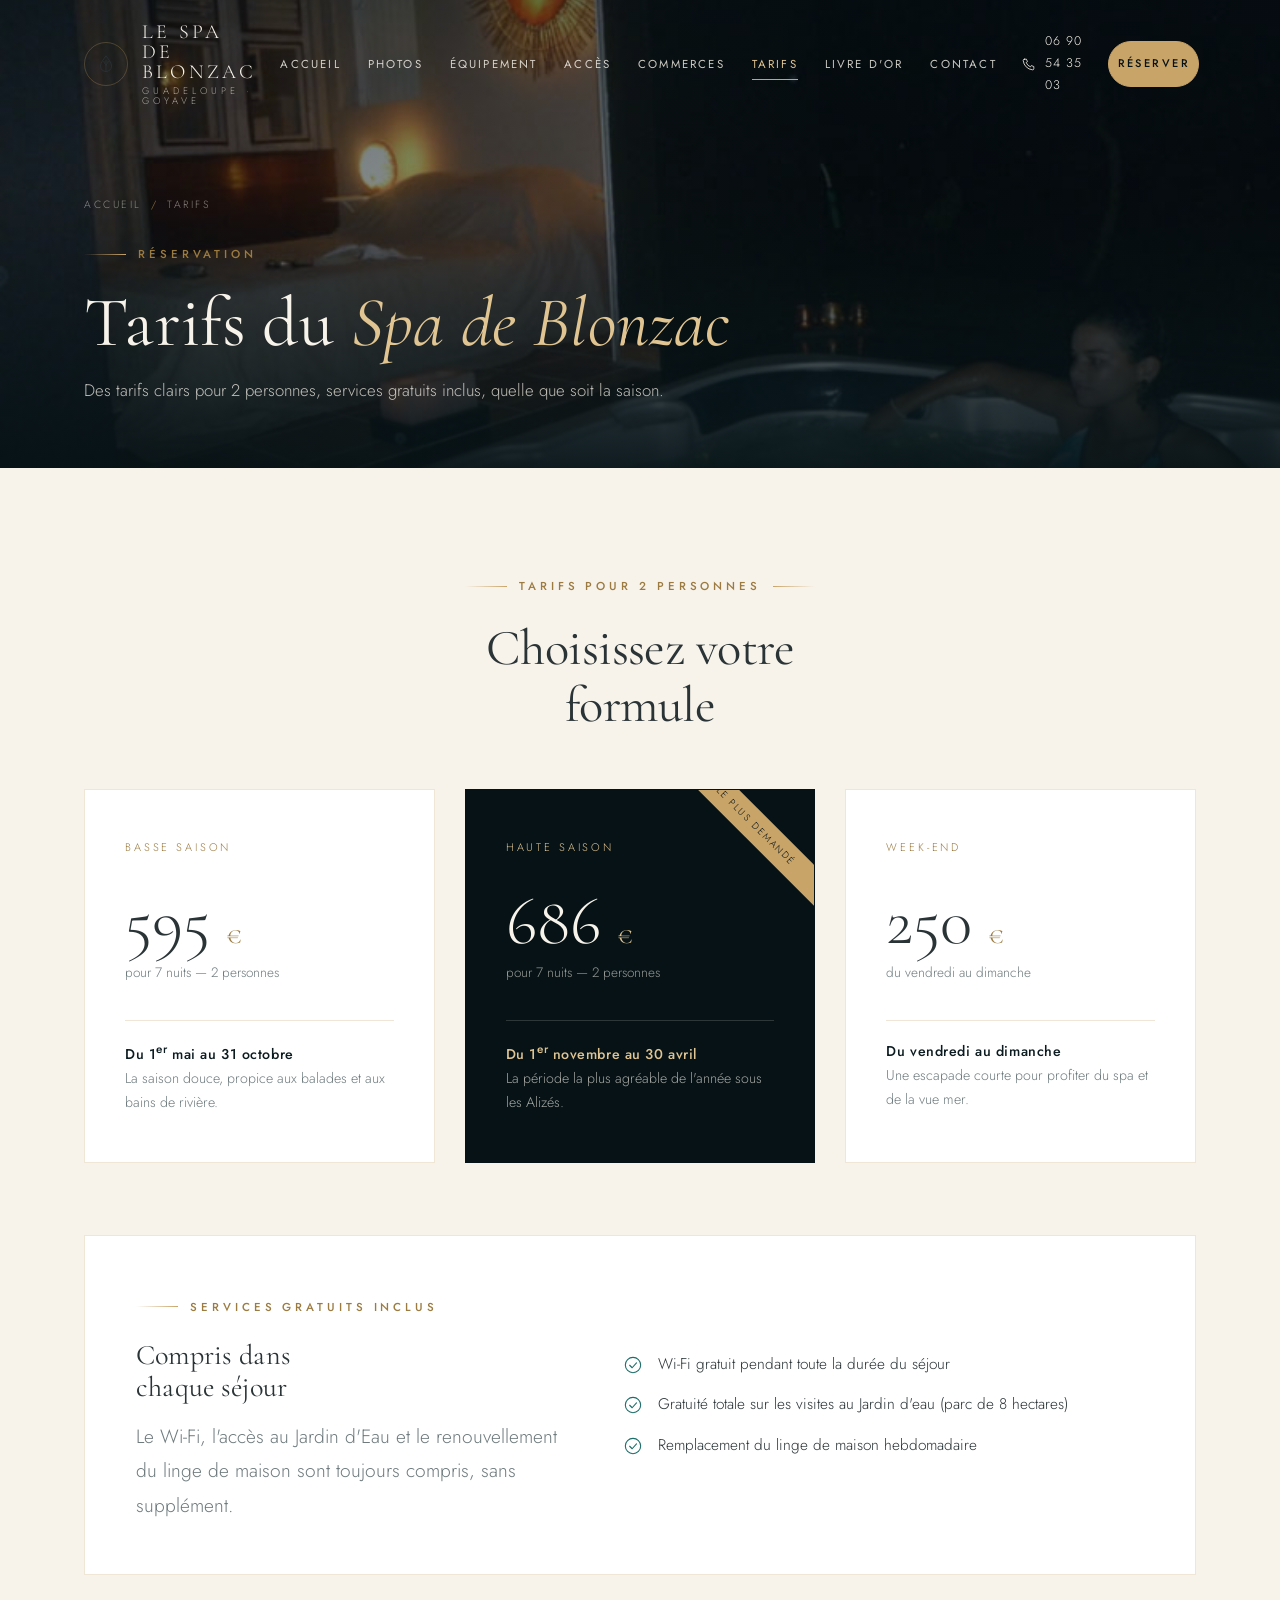
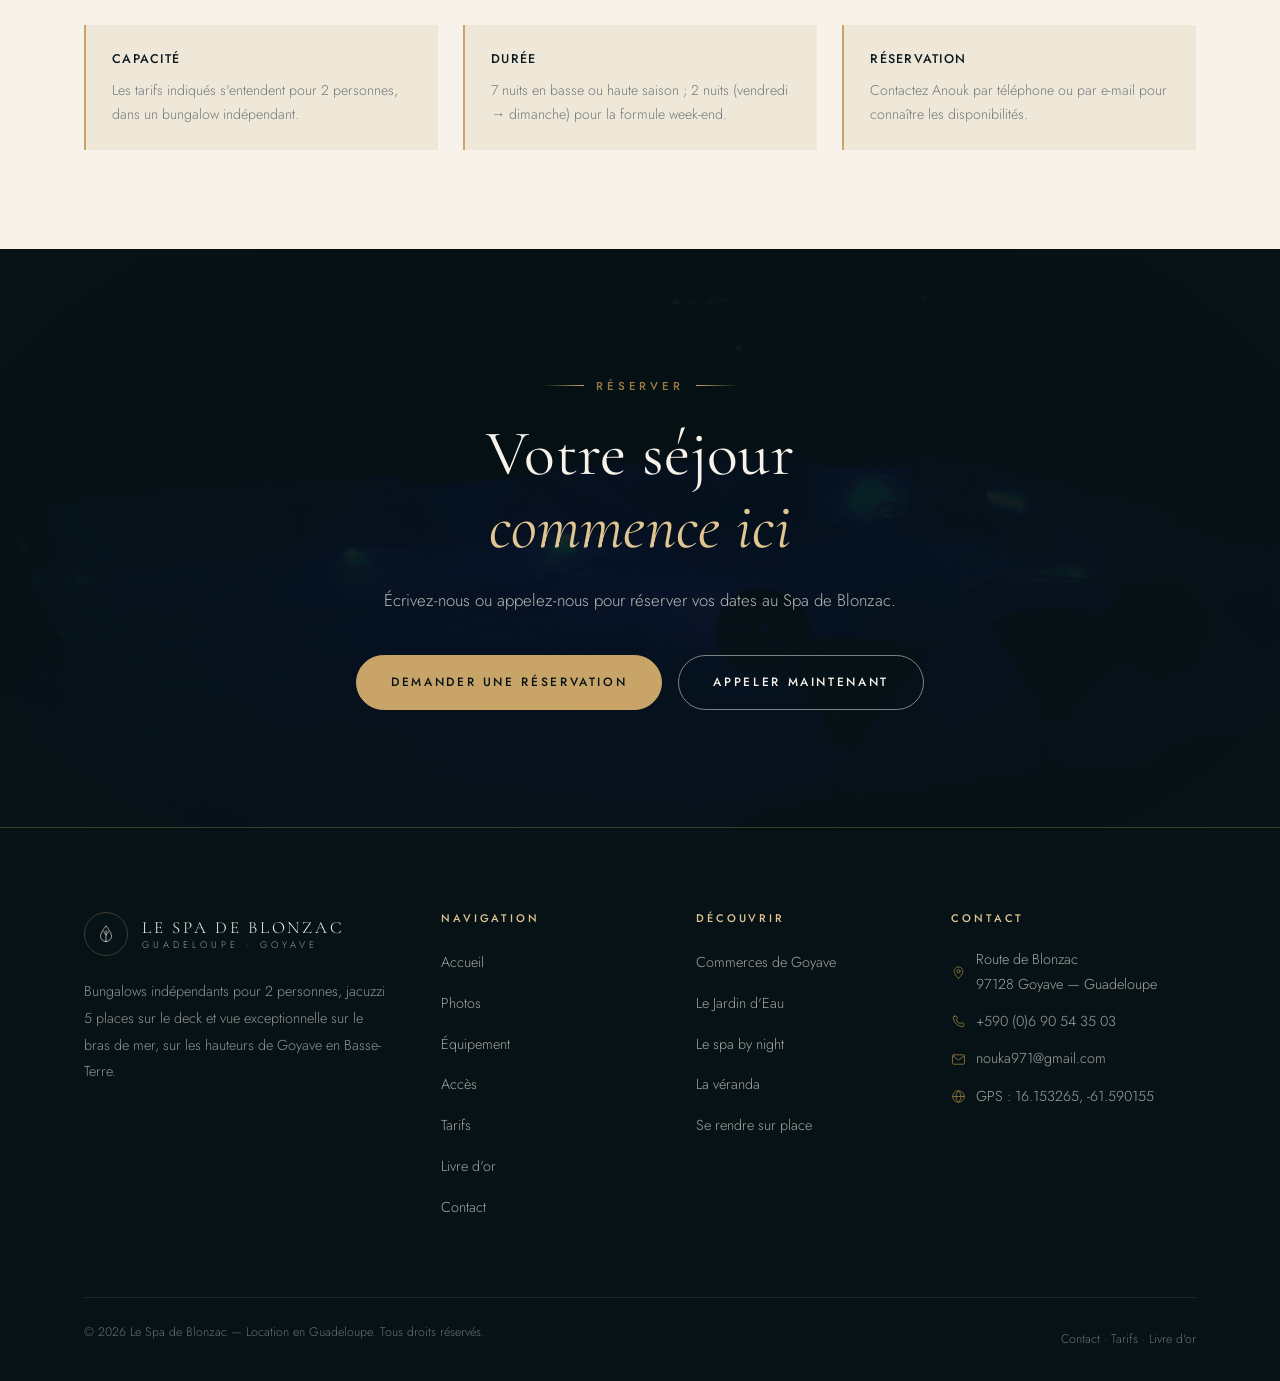
<file: tarifs.html>
<!DOCTYPE html>
<html lang="fr">
<head>
<meta charset="UTF-8">
<meta name="viewport" content="width=device-width, initial-scale=1">
<title>Tarifs — Le Spa de Blonzac, location 2 personnes en Guadeloupe</title>
<meta name="description" content="Basse saison 595 € pour 7 nuits, haute saison 686 € pour 7 nuits, week-end 250 €. Wi-Fi, Jardin d'Eau et linge de maison inclus.">
<meta name="author" content="Le Spa de Blonzac">
<meta name="theme-color" content="#0B1B20">
<link rel="icon" type="image/png" href="images/logo.png">
<meta property="og:type" content="website">
<meta property="og:title" content="Tarifs — Le Spa de Blonzac, location 2 personnes en Guadeloupe">
<meta property="og:description" content="Basse saison 595 € pour 7 nuits, haute saison 686 € pour 7 nuits, week-end 250 €. Wi-Fi, Jardin d'Eau et linge de maison inclus.">
<meta property="og:image" content="images/hero-1.jpg">
<meta property="og:locale" content="fr_FR">
<noscript><style>.reveal{opacity:1!important;transform:none!important}</style></noscript>
<link rel="stylesheet" href="css/fonts.css">
<link rel="stylesheet" href="css/style.css">
</head>
<body>

<div class="read-progress"></div>
<svg xmlns="http://www.w3.org/2000/svg" style="display:none" aria-hidden="true">
  <symbol id="i-leaf" viewBox="0 0 32 32" fill="none" stroke="currentColor" stroke-width="1.25" stroke-linecap="round" stroke-linejoin="round">
    <path d="M16 27c-4.5 0-8-3.4-8-8 0-4.6 4.2-9.6 8-15 3.8 5.4 8 10.4 8 15 0 4.6-3.5 8-8 8Z"/><path d="M16 27V11"/><path d="M16 17.5c-1.8-1.6-2.9-3.4-3.2-5.4"/><path d="M16 17.5c1.8-1.6 2.9-3.4 3.2-5.4"/>
  </symbol>
  <symbol id="i-drop" viewBox="0 0 24 24" fill="none" stroke="currentColor" stroke-width="1.3" stroke-linecap="round" stroke-linejoin="round">
    <path d="M12 3c3.2 4 5.5 6.9 5.5 9.6A5.5 5.5 0 0 1 12 18a5.5 5.5 0 0 1-5.5-5.4C6.5 9.9 8.8 7 12 3Z"/><path d="M9.4 13.2c0 1.6 1.2 2.9 2.7 3"/>
  </symbol>
  <symbol id="i-waves" viewBox="0 0 24 24" fill="none" stroke="currentColor" stroke-width="1.3" stroke-linecap="round" stroke-linejoin="round">
    <path d="M2 8c2-1.8 4-1.8 6 0s4 1.8 6 0 4-1.8 6 0"/><path d="M2 13c2-1.8 4-1.8 6 0s4 1.8 6 0 4-1.8 6 0"/><path d="M2 18c2-1.8 4-1.8 6 0s4 1.8 6 0 4-1.8 6 0"/>
  </symbol>
  <symbol id="i-eye" viewBox="0 0 24 24" fill="none" stroke="currentColor" stroke-width="1.3" stroke-linecap="round" stroke-linejoin="round">
    <path d="M2 12s3.6-6 10-6 10 6 10 6-3.6 6-10 6-10-6-10-6Z"/><circle cx="12" cy="12" r="2.6"/>
  </symbol>
  <symbol id="i-home" viewBox="0 0 24 24" fill="none" stroke="currentColor" stroke-width="1.3" stroke-linecap="round" stroke-linejoin="round">
    <path d="M3 10.5 12 3l9 7.5"/><path d="M5.5 9.6V20h13V9.6"/><path d="M10 20v-5.5h4V20"/>
  </symbol>
  <symbol id="i-tree" viewBox="0 0 24 24" fill="none" stroke="currentColor" stroke-width="1.3" stroke-linecap="round" stroke-linejoin="round">
    <path d="M12 3v7"/><path d="M12 10 7.5 5.5M12 10l4.5-4.5"/><path d="M12 10 5 8m7 2 7-2"/><path d="M12 10v11"/><path d="M8.5 21h7"/>
  </symbol>
  <symbol id="i-kayak" viewBox="0 0 24 24" fill="none" stroke="currentColor" stroke-width="1.3" stroke-linecap="round" stroke-linejoin="round">
    <path d="M3 14c2.5 2.4 5.2 3.6 9 3.6s6.5-1.2 9-3.6"/><path d="M3 14c1.5-1.4 3-2 5-2m8 2c2 0 3.5.6 5 2"/><path d="M12 4v7"/><path d="M12 7.5 8 5m4 2.5 4-2.5"/>
  </symbol>
  <symbol id="i-sun" viewBox="0 0 24 24" fill="none" stroke="currentColor" stroke-width="1.3" stroke-linecap="round" stroke-linejoin="round">
    <circle cx="12" cy="12" r="4"/><path d="M12 2v2.4M12 19.6V22M2 12h2.4M19.6 12H22M4.9 4.9l1.7 1.7M17.4 17.4l1.7 1.7M19.1 4.9l-1.7 1.7M6.6 17.4l-1.7 1.7"/>
  </symbol>
  <symbol id="i-utensils" viewBox="0 0 24 24" fill="none" stroke="currentColor" stroke-width="1.3" stroke-linecap="round" stroke-linejoin="round">
    <path d="M6 3v7a2.5 2.5 0 0 0 5 0V3"/><path d="M8.5 10v11"/><path d="M16.5 3c1.7 0 3 1.6 3 3.6 0 1.7-.8 2.9-2 3.4V21"/>
  </symbol>
  <symbol id="i-washer" viewBox="0 0 24 24" fill="none" stroke="currentColor" stroke-width="1.3" stroke-linecap="round" stroke-linejoin="round">
    <rect x="4" y="2.5" width="16" height="19" rx="2"/><circle cx="12" cy="13.5" r="4.2"/><path d="M7 6h2M15.5 6h2"/><path d="M9.4 13.5c1.6-1.4 3.2 1.4 4.8 0"/>
  </symbol>
  <symbol id="i-cooktop" viewBox="0 0 24 24" fill="none" stroke="currentColor" stroke-width="1.3" stroke-linecap="round" stroke-linejoin="round">
    <rect x="3" y="4" width="18" height="16" rx="2"/><circle cx="8.5" cy="10" r="1.6"/><circle cx="15.5" cy="10" r="1.6"/><circle cx="8.5" cy="15.5" r="1.6"/><circle cx="15.5" cy="15.5" r="1.6"/>
  </symbol>
  <symbol id="i-fridge" viewBox="0 0 24 24" fill="none" stroke="currentColor" stroke-width="1.3" stroke-linecap="round" stroke-linejoin="round">
    <rect x="5" y="2.5" width="14" height="19" rx="2"/><path d="M5 9.5h14"/><path d="M8.5 5.5v2M8.5 12.5v3"/>
  </symbol>
  <symbol id="i-coffee" viewBox="0 0 24 24" fill="none" stroke="currentColor" stroke-width="1.3" stroke-linecap="round" stroke-linejoin="round">
    <path d="M4 8h12v5.5A5.5 5.5 0 0 1 10.5 19h-1A5.5 5.5 0 0 1 4 13.5V8Z"/><path d="M16 9.5h1.8a2.7 2.7 0 0 1 0 5.4H16"/><path d="M7.5 3.5c0 1-1 1.3-1 2.5M11 3.5c0 1-1 1.3-1 2.5"/>
  </symbol>
  <symbol id="i-microwave" viewBox="0 0 24 24" fill="none" stroke="currentColor" stroke-width="1.3" stroke-linecap="round" stroke-linejoin="round">
    <rect x="2.5" y="4" width="19" height="16" rx="2"/><rect x="4.5" y="6.5" width="11" height="11" rx="1"/><path d="M18 8v2M18 12.5v2"/>
  </symbol>
  <symbol id="i-tv" viewBox="0 0 24 24" fill="none" stroke="currentColor" stroke-width="1.3" stroke-linecap="round" stroke-linejoin="round">
    <rect x="2.5" y="5" width="19" height="12.5" rx="2"/><path d="M8.5 21h7"/><path d="M12 17.5V21"/>
  </symbol>
  <symbol id="i-ac" viewBox="0 0 24 24" fill="none" stroke="currentColor" stroke-width="1.3" stroke-linecap="round" stroke-linejoin="round">
    <path d="M2.5 6.5h19"/><path d="M5 6.5v3M12 6.5v3M19 6.5v3"/><path d="M5 12.5c1.6 1.2 1.6 2.6 0 3.8M12 12.5c1.6 1.2 1.6 2.6 0 3.8M19 12.5c1.6 1.2 1.6 2.6 0 3.8"/><path d="M5 19.5c1.6 1.2 1.6 2.6 0 3.8"/>
  </symbol>
  <symbol id="i-iron" viewBox="0 0 24 24" fill="none" stroke="currentColor" stroke-width="1.3" stroke-linecap="round" stroke-linejoin="round">
    <path d="M3 16.5h12.5c3 0 5.5-1.8 5.5-4.2 0-1.6-1.4-2.8-3.4-2.8H8.5L5.2 12a2.4 2.4 0 0 0 1.8 4"/><path d="M3 20.5h18"/>
  </symbol>
  <symbol id="i-shower" viewBox="0 0 24 24" fill="none" stroke="currentColor" stroke-width="1.3" stroke-linecap="round" stroke-linejoin="round">
    <path d="M4 21V11a8 8 0 0 1 16 0v10"/><path d="M8.5 8.5 12 5l3.5 3.5"/><path d="M9 15v1.5M12 15v2.5M15 15v1.5"/>
  </symbol>
  <symbol id="i-hanger" viewBox="0 0 24 24" fill="none" stroke="currentColor" stroke-width="1.3" stroke-linecap="round" stroke-linejoin="round">
    <path d="M12 7.5a2.2 2.2 0 1 1 2.2-2.2c0 1.5-2.2 2-2.2 3.4"/><path d="M12 8.5 3.5 15v1.5h17V15L12 8.5Z"/>
  </symbol>
  <symbol id="i-outdoor" viewBox="0 0 24 24" fill="none" stroke="currentColor" stroke-width="1.3" stroke-linecap="round" stroke-linejoin="round">
    <circle cx="12" cy="7" r="3"/><path d="M12 1.8v1M12 11.2v1M5.8 7h-1M19.2 7h-1M7.5 2.5l-.7-.7M17.2 1.8l.7.7"/><path d="M6.5 13.5c0 3 2.5 5.5 5.5 5.5s5.5-2.5 5.5-5.5"/><path d="M9 19.5v2M12 19.5v2.5M15 19.5v2"/>
  </symbol>
  <symbol id="i-wifi" viewBox="0 0 24 24" fill="none" stroke="currentColor" stroke-width="1.3" stroke-linecap="round" stroke-linejoin="round">
    <path d="M2.5 8.6A15 15 0 0 1 21.5 8.6"/><path d="M6 12.4a10 10 0 0 1 12 0"/><path d="M9.3 16a5 5 0 0 1 5.4 0"/><circle cx="12" cy="19.3" r="1.1" fill="currentColor" stroke="none"/>
  </symbol>
  <symbol id="i-linen" viewBox="0 0 24 24" fill="none" stroke="currentColor" stroke-width="1.3" stroke-linecap="round" stroke-linejoin="round">
    <path d="M3 8.5h18"/><path d="M5 8.5V5h14v3.5"/><path d="M3 8.5V19a2 2 0 0 0 2 2h14a2 2 0 0 0 2-2V8.5"/><path d="M9 12.5h6"/>
  </symbol>
  <symbol id="i-check" viewBox="0 0 24 24" fill="none" stroke="currentColor" stroke-width="1.6" stroke-linecap="round" stroke-linejoin="round">
    <path d="M4 12.5 9.5 18 20 6.5"/>
  </symbol>
  <symbol id="i-check-circle" viewBox="0 0 24 24" fill="none" stroke="currentColor" stroke-width="1.3" stroke-linecap="round" stroke-linejoin="round">
    <circle cx="12" cy="12" r="9.2"/><path d="M8 12.3 11 15.3 16.2 9.4"/>
  </symbol>
  <symbol id="i-arrow-right" viewBox="0 0 24 24" fill="none" stroke="currentColor" stroke-width="1.4" stroke-linecap="round" stroke-linejoin="round">
    <path d="M4 12h15"/><path d="M13.5 6.5 20 12l-6.5 5.5"/>
  </symbol>
  <symbol id="i-arrow-left" viewBox="0 0 24 24" fill="none" stroke="currentColor" stroke-width="1.4" stroke-linecap="round" stroke-linejoin="round">
    <path d="M20 12H5"/><path d="M10.5 6.5 4 12l6.5 5.5"/>
  </symbol>
  <symbol id="i-arrow-up" viewBox="0 0 24 24" fill="none" stroke="currentColor" stroke-width="1.4" stroke-linecap="round" stroke-linejoin="round">
    <path d="M12 20V5"/><path d="M6.5 10.5 12 5l5.5 5.5"/>
  </symbol>
  <symbol id="i-phone" viewBox="0 0 24 24" fill="none" stroke="currentColor" stroke-width="1.3" stroke-linecap="round" stroke-linejoin="round">
    <path d="M5.5 3.5h3.2l1.6 4-2 1.4a11.5 11.5 0 0 0 6.8 6.8l1.4-2 4 1.6v3.2a2 2 0 0 1-2.2 2A16.5 16.5 0 0 1 3.5 5.7a2 2 0 0 1 2-2.2Z"/>
  </symbol>
  <symbol id="i-mail" viewBox="0 0 24 24" fill="none" stroke="currentColor" stroke-width="1.3" stroke-linecap="round" stroke-linejoin="round">
    <rect x="2.5" y="4.5" width="19" height="15" rx="2"/><path d="m3 6.5 9 6.5 9-6.5"/>
  </symbol>
  <symbol id="i-pin" viewBox="0 0 24 24" fill="none" stroke="currentColor" stroke-width="1.3" stroke-linecap="round" stroke-linejoin="round">
    <path d="M12 21.5s7-6.2 7-11.4a7 7 0 1 0-14 0c0 5.2 7 11.4 7 11.4Z"/><circle cx="12" cy="10" r="2.6"/>
  </symbol>
  <symbol id="i-globe" viewBox="0 0 24 24" fill="none" stroke="currentColor" stroke-width="1.3" stroke-linecap="round" stroke-linejoin="round">
    <circle cx="12" cy="12" r="9.2"/><path d="M2.8 12h18.4"/><path d="M12 2.8c2.6 2.6 3.9 5.7 3.9 9.2s-1.3 6.6-3.9 9.2c-2.6-2.6-3.9-5.7-3.9-9.2S9.4 5.4 12 2.8Z"/>
  </symbol>
  <symbol id="i-close" viewBox="0 0 24 24" fill="none" stroke="currentColor" stroke-width="1.4" stroke-linecap="round" stroke-linejoin="round">
    <path d="M6 6l12 12M18 6 6 18"/>
  </symbol>
  <symbol id="i-zoom" viewBox="0 0 24 24" fill="none" stroke="currentColor" stroke-width="1.5" stroke-linecap="round" stroke-linejoin="round">
    <circle cx="11" cy="11" r="6.5"/><path d="M15.8 15.8 21 21"/><path d="M11 8.5v5M8.5 11h5"/>
  </symbol>
  <symbol id="i-gift" viewBox="0 0 24 24" fill="none" stroke="currentColor" stroke-width="1.3" stroke-linecap="round" stroke-linejoin="round">
    <rect x="3" y="8.5" width="18" height="12" rx="1.5"/><path d="M3 13h18M12 8.5V20.5"/><path d="M12 8.5S10.5 3.5 7.8 4.2C5.6 4.8 6 8.5 8.6 8.5H12Zm0 0s1.5-5 4.2-4.3c2.2.6 1.8 4.3-.8 4.3H12Z"/>
  </symbol>
  <symbol id="i-shop" viewBox="0 0 24 24" fill="none" stroke="currentColor" stroke-width="1.3" stroke-linecap="round" stroke-linejoin="round">
    <path d="M3.5 8.5 5 3.5h14l1.5 5"/><path d="M3.5 8.5h17V20a1.5 1.5 0 0 1-1.5 1.5H5A1.5 1.5 0 0 1 3.5 20V8.5Z"/><path d="M9.5 21.5v-6h5v6"/>
  </symbol>
  <symbol id="i-car" viewBox="0 0 24 24" fill="none" stroke="currentColor" stroke-width="1.3" stroke-linecap="round" stroke-linejoin="round">
    <path d="M4 15.5v-3l2-5h12l2 5v3"/><path d="M3 15.5h18"/><circle cx="7.5" cy="17.5" r="1.8"/><circle cx="16.5" cy="17.5" r="1.8"/><path d="M9.3 17.5h5.4"/>
  </symbol>
  <symbol id="i-jet" viewBox="0 0 24 24" fill="none" stroke="currentColor" stroke-width="1.3" stroke-linecap="round" stroke-linejoin="round">
    <path d="M3 14c2 1.6 4.4 2.4 7.5 2.4h3l3.5 4h2.5l-2.2-4H21l-1.5-4H12"/><path d="M7 10.5 12 8l2 3.5"/><path d="M2.5 18.5h6"/>
  </symbol>
  <symbol id="i-hike" viewBox="0 0 24 24" fill="none" stroke="currentColor" stroke-width="1.3" stroke-linecap="round" stroke-linejoin="round">
    <path d="M3 20h18"/><path d="M4 20 9 8l4 3 3-3 4 12"/><circle cx="15.5" cy="5" r="1.6"/>
  </symbol>
  <symbol id="i-calendar" viewBox="0 0 24 24" fill="none" stroke="currentColor" stroke-width="1.3" stroke-linecap="round" stroke-linejoin="round">
    <rect x="3.5" y="5" width="17" height="16" rx="2"/><path d="M3.5 10h17M8 3v3.5M16 3v3.5"/>
  </symbol>
  <symbol id="i-user" viewBox="0 0 24 24" fill="none" stroke="currentColor" stroke-width="1.3" stroke-linecap="round" stroke-linejoin="round">
    <circle cx="12" cy="8" r="3.6"/><path d="M4.5 20.5c0-3.6 3.4-6 7.5-6s7.5 2.4 7.5 6"/>
  </symbol>
  <symbol id="i-tool" viewBox="0 0 24 24" fill="none" stroke="currentColor" stroke-width="1.3" stroke-linecap="round" stroke-linejoin="round">
    <path d="M14.5 6.5a4.5 4.5 0 0 0-6 6L3 18l3 3 5.5-5.5a4.5 4.5 0 0 0 6-6l-3 3-2.5-2.5 2.5-2.5Z"/>
  </symbol>
  <symbol id="i-card" viewBox="0 0 24 24" fill="none" stroke="currentColor" stroke-width="1.3" stroke-linecap="round" stroke-linejoin="round">
    <rect x="2.5" y="5" width="19" height="14" rx="2"/><path d="M2.5 9.5h19"/><path d="M6 14.5h4"/>
  </symbol>
  <symbol id="i-dress" viewBox="0 0 24 24" fill="none" stroke="currentColor" stroke-width="1.3" stroke-linecap="round" stroke-linejoin="round">
    <path d="M9 3.5 7.5 6 4 8l1.5 3.5L7 10.5V20h10v-9.5L17.5 11.5 19 8l-3.5-2L15 3.5a3 3 0 0 1-6 0Z"/>
  </symbol>
  <symbol id="i-taxi" viewBox="0 0 24 24" fill="none" stroke="currentColor" stroke-width="1.3" stroke-linecap="round" stroke-linejoin="round">
    <path d="M4 15.5v-3l2-5h12l2 5v3"/><path d="M3 15.5h18"/><path d="M9.5 7.5h5"/><circle cx="7.5" cy="17.5" r="1.8"/><circle cx="16.5" cy="17.5" r="1.8"/>
  </symbol>
  <symbol id="i-villa" viewBox="0 0 24 24" fill="none" stroke="currentColor" stroke-width="1.3" stroke-linecap="round" stroke-linejoin="round">
    <path d="M3 11 12 4l9 7"/><path d="M5.5 10v10h13V10"/><path d="M10 20v-5.5h4V20"/><path d="M2.5 13.5h19"/>
  </symbol>
  <symbol id="i-wind" viewBox="0 0 24 24" fill="none" stroke="currentColor" stroke-width="1.3" stroke-linecap="round" stroke-linejoin="round">
    <path d="M3 8.5h12a3 3 0 1 0-3-3"/><path d="M3 13h15a3 3 0 1 1-3 3"/><path d="M3 17.5h8"/>
  </symbol>
  <symbol id="i-forest" viewBox="0 0 24 24" fill="none" stroke="currentColor" stroke-width="1.3" stroke-linecap="round" stroke-linejoin="round">
    <path d="M12 2.5 7 9h10L12 2.5Z"/><path d="M12 7 5.5 15h13L12 7Z"/><path d="M12 13.5 6 21h12l-6-7.5Z"/>
  </symbol>
</svg>

<!-- ============================ EN-TÊTE ============================ -->
<header class="site-header">
  <div class="wrap site-header__inner">
    <a class="brand" href="index.html">
      <span class="brand__mark"><svg aria-hidden="true"><use href="#i-leaf"/></svg></span>
      <span class="brand__text">
        <span class="brand__name">Le Spa de Blonzac</span>
        <span class="brand__sub">Guadeloupe · Goyave</span>
      </span>
    </a>

    <nav class="nav" aria-label="Navigation principale">
      <a href="index.html">Accueil</a>
      <a href="photos.html">Photos</a>
      <a href="equipement.html">Équipement</a>
      <a href="acces.html">Accès</a>
      <a href="commerces.html">Commerces</a>
      <a href="tarifs.html" class="is-active">Tarifs</a>
      <a href="livre-dor.html">Livre d'or</a>
      <a href="contact.html">Contact</a>
    </nav>

    <div class="header-cta">
      <a class="header-phone" href="tel:+590690543503">
        <svg aria-hidden="true"><use href="#i-phone"/></svg>
        06 90 54 35 03
      </a>
      <a class="btn btn--sm" href="contact.html">Réserver</a>
      <button class="burger" aria-label="Ouvrir le menu" aria-expanded="false">
        <span></span><span></span><span></span>
      </button>
    </div>
  </div>
</header>

<!-- ============================ MENU MOBILE ============================ -->
<nav class="mobile-nav" aria-label="Navigation mobile">
  <a href="index.html"><i>01</i>Accueil</a>
  <a href="photos.html"><i>02</i>Photos</a>
  <a href="equipement.html"><i>03</i>Équipement</a>
  <a href="acces.html"><i>04</i>Accès</a>
  <a href="commerces.html"><i>05</i>Commerces</a>
  <a href="tarifs.html"><i>06</i>Tarifs</a>
  <a href="livre-dor.html"><i>07</i>Livre d'or</a>
  <a href="contact.html"><i>08</i>Contact</a>
  <div class="mobile-nav__foot">
    <strong>+590 (0)6 90 54 35 03</strong><br>
    Route de Blonzac — 97128 Goyave, Guadeloupe
  </div>
</nav>

<!-- ============================ EN-TÊTE DE PAGE ============================ -->
<section class="page-hero">
  <div class="page-hero__bg"><img src="images/image3.jpg" alt="Ambiance nocturne du spa"></div>
  <div class="wrap">
    <nav class="breadcrumb" aria-label="Fil d'Ariane">
      <a href="index.html">Accueil</a><span>/</span>Tarifs
    </nav>
    <p class="eyebrow">Réservation</p>
    <h1 class="page-hero__title">Tarifs du <em>Spa de Blonzac</em></h1>
    <p class="page-hero__text">Des tarifs clairs pour 2 personnes, services gratuits inclus, quelle que soit la saison.</p>
  </div>
</section>

<!-- ============================ TARIFS ============================ -->
<section class="section">
  <div class="wrap">
    <div class="atouts__head txt-center reveal" style="margin-bottom:clamp(36px,5vw,56px)">
      <p class="eyebrow eyebrow--center">Tarifs pour 2 personnes</p>
      <h2 class="h-section">Choisissez votre<br>formule</h2>
    </div>

    <div class="rates">
      <article class="rate reveal" style="--d:.05s">
        <p class="rate__season">Basse saison</p>
        <p class="rate__price">595 <i>€</i></p>
        <p class="rate__per">pour 7 nuits — 2 personnes</p>
        <p class="rate__dates"><b>Du 1<sup>er</sup> mai au 31 octobre</b>La saison douce, propice aux balades et aux bains de rivière.</p>
      </article>

      <article class="rate rate--hl reveal" style="--d:.15s">
        <span class="rate__ribbon">Le plus demandé</span>
        <p class="rate__season">Haute saison</p>
        <p class="rate__price">686 <i>€</i></p>
        <p class="rate__per">pour 7 nuits — 2 personnes</p>
        <p class="rate__dates"><b>Du 1<sup>er</sup> novembre au 30 avril</b>La période la plus agréable de l'année sous les Alizés.</p>
      </article>

      <article class="rate reveal" style="--d:.25s">
        <p class="rate__season">Week-end</p>
        <p class="rate__price">250 <i>€</i></p>
        <p class="rate__per">du vendredi au dimanche</p>
        <p class="rate__dates"><b>Du vendredi au dimanche</b>Une escapade courte pour profiter du spa et de la vue mer.</p>
      </article>
    </div>

    <!-- Services inclus -->
    <div class="included reveal">
      <div>
        <p class="eyebrow">Services gratuits inclus</p>
        <h2 class="h-sub">Compris dans<br>chaque séjour</h2>
        <p class="lead" style="margin-top:16px">
          Le Wi-Fi, l'accès au Jardin d'Eau et le renouvellement du linge de maison sont toujours
          compris, sans supplément.
        </p>
      </div>
      <ul class="included__list">
        <li><svg aria-hidden="true"><use href="#i-check-circle"/></svg><span>Wi-Fi gratuit pendant toute la durée du séjour</span></li>
        <li><svg aria-hidden="true"><use href="#i-check-circle"/></svg><span>Gratuité totale sur les visites au Jardin d'eau (parc de 8 hectares)</span></li>
        <li><svg aria-hidden="true"><use href="#i-check-circle"/></svg><span>Remplacement du linge de maison hebdomadaire</span></li>
      </ul>
    </div>

    <div class="notes">
      <div class="note reveal" style="--d:.05s"><b>Capacité</b>Les tarifs indiqués s'entendent pour 2 personnes, dans un bungalow indépendant.</div>
      <div class="note reveal" style="--d:.1s"><b>Durée</b>7 nuits en basse ou haute saison ; 2 nuits (vendredi → dimanche) pour la formule week-end.</div>
      <div class="note reveal" style="--d:.15s"><b>Réservation</b>Contactez Anouk par téléphone ou par e-mail pour connaître les disponibilités.</div>
    </div>
  </div>
</section>

<!-- ============================ CTA ============================ -->
<section class="cta">
  <div class="cta__bg"><img src="images/spa-bynight.jpg" alt="Spa illuminé à la nuit tombée"></div>
  <div class="wrap reveal">
    <p class="eyebrow eyebrow--center">Réserver</p>
    <h2 class="cta__title">Votre séjour<br><em>commence ici</em></h2>
    <p class="cta__text">
      Écrivez-nous ou appelez-nous pour réserver vos dates au Spa de Blonzac.
    </p>
    <div class="cta__actions">
      <a class="btn" href="contact.html">Demander une réservation</a>
      <a class="btn btn--ghost" href="tel:+590690543503">Appeler maintenant</a>
    </div>
  </div>
</section>

<!-- ============================ PIED DE PAGE ============================ -->
<footer class="footer">
  <div class="wrap">
    <div class="footer__grid">
      <div class="footer__about">
        <a class="brand" href="index.html">
          <span class="brand__mark"><svg aria-hidden="true"><use href="#i-leaf"/></svg></span>
          <span class="brand__text">
            <span class="brand__name">Le Spa de Blonzac</span>
            <span class="brand__sub">Guadeloupe · Goyave</span>
          </span>
        </a>
        <p>
          Bungalows indépendants pour 2 personnes, jacuzzi 5 places sur le deck et vue exceptionnelle
          sur le bras de mer, sur les hauteurs de Goyave en Basse-Terre.
        </p>
      </div>

      <div>
        <h4>Navigation</h4>
        <ul>
          <li><a href="index.html">Accueil</a></li>
          <li><a href="photos.html">Photos</a></li>
          <li><a href="equipement.html">Équipement</a></li>
          <li><a href="acces.html">Accès</a></li>
          <li><a href="tarifs.html">Tarifs</a></li>
          <li><a href="livre-dor.html">Livre d'or</a></li>
          <li><a href="contact.html">Contact</a></li>
        </ul>
      </div>

      <div>
        <h4>Découvrir</h4>
        <ul>
          <li><a href="commerces.html">Commerces de Goyave</a></li>
          <li><a href="photos.html">Le Jardin d'Eau</a></li>
          <li><a href="photos.html">Le spa by night</a></li>
          <li><a href="equipement.html">La véranda</a></li>
          <li><a href="acces.html">Se rendre sur place</a></li>
        </ul>
      </div>

      <div>
        <h4>Contact</h4>
        <ul class="footer__contact">
          <li><svg aria-hidden="true"><use href="#i-pin"/></svg>Route de Blonzac<br>97128 Goyave — Guadeloupe</li>
          <li><svg aria-hidden="true"><use href="#i-phone"/></svg><a href="tel:+590690543503">+590 (0)6 90 54 35 03</a></li>
          <li><svg aria-hidden="true"><use href="#i-mail"/></svg><a href="mailto:nouka971@gmail.com">nouka971@gmail.com</a></li>
          <li><svg aria-hidden="true"><use href="#i-globe"/></svg>GPS : 16.153265, -61.590155</li>
        </ul>
      </div>
    </div>

    <div class="footer__bottom">
      <p>© <span data-year>2026</span> Le Spa de Blonzac — Location en Guadeloupe. Tous droits réservés.</p>
      <p><a href="contact.html">Contact</a> · <a href="tarifs.html">Tarifs</a> · <a href="livre-dor.html">Livre d'or</a></p>
    </div>
  </div>
</footer>

<button class="to-top" aria-label="Retour en haut"><svg aria-hidden="true"><use href="#i-arrow-up"/></svg></button>

<script src="js/main.js"></script>
</body>
</html>
</file>
<file: css/fonts.css>
/* Polices auto-hébergées (sous-ensemble latin) — Le Spa de Blonzac */
@font-face{font-family:'Cormorant Garamond';font-style:italic;font-weight:300;font-display:swap;src:url([data-uri]) format('woff2');}
@font-face{font-family:'Cormorant Garamond';font-style:italic;font-weight:400;font-display:swap;src:url([data-uri]) format('woff2');}
@font-face{font-family:'Cormorant Garamond';font-style:normal;font-weight:300;font-display:swap;src:url([data-uri]) format('woff2');}
@font-face{font-family:'Cormorant Garamond';font-style:normal;font-weight:400;font-display:swap;src:url([data-uri]) format('woff2');}
@font-face{font-family:'Cormorant Garamond';font-style:normal;font-weight:500;font-display:swap;src:url([data-uri]) format('woff2');}
@font-face{font-family:'Jost';font-style:normal;font-weight:300;font-display:swap;src:url([data-uri]) format('woff2');}
@font-face{font-family:'Jost';font-style:normal;font-weight:400;font-display:swap;src:url([data-uri]) format('woff2');}
@font-face{font-family:'Jost';font-style:normal;font-weight:500;font-display:swap;src:url([data-uri]) format('woff2');}
</file>
<file: css/style.css>
/* ============================================================
   LE SPA DE BLONZAC — Refonte haut de gamme
   Feuille de style principale
   ============================================================ */

/* ---------- Variables ---------- */
:root {
  --ink:        #0B1B20;
  --ink-soft:   #10262C;
  --ink-deep:   #061216;
  --gold:       #C9A468;
  --gold-soft:  #E0C592;
  --gold-deep:  #9C7B41;
  --sand:       #F7F3EA;
  --sand-2:     #EFE7D8;
  --teal:       #1C6E6B;
  --teal-soft:  #2E8F8A;
  --text:       #2A3336;
  --text-light: #6E7A7D;
  --line:       rgba(201, 164, 104, .28);
  --white:      #FFFFFF;

  --serif: "Cormorant Garamond", "Cormorant", Georgia, "Times New Roman", serif;
  --sans:  "Jost", "Inter", -apple-system, BlinkMacSystemFont, "Segoe UI",
           Roboto, Helvetica, Arial, sans-serif;

  --maxw: 1240px;
  --pad:  clamp(20px, 5vw, 64px);
  --radius: 2px;

  --ease: cubic-bezier(.22, .61, .36, 1);
  --ease-out: cubic-bezier(.16, 1, .3, 1);
}

/* ---------- Reset ---------- */
*, *::before, *::after { box-sizing: border-box; }
html {
  -webkit-text-size-adjust: 100%;
  overflow-x: hidden;          /* évite tout scroll horizontal parasite */
  scroll-behavior: smooth;
}

body {
  margin: 0;
  font-family: var(--sans);
  font-size: 16.5px;
  font-weight: 300;
  line-height: 1.75;
  color: var(--text);
  background: var(--sand);
  -webkit-font-smoothing: antialiased;
  overflow-x: hidden;
}

img { max-width: 100%; display: block; }
a { color: inherit; text-decoration: none; }
ul { margin: 0; padding: 0; list-style: none; }
h1, h2, h3, h4 { font-family: var(--serif); font-weight: 400; line-height: 1.14; margin: 0; letter-spacing: .005em; }
p { margin: 0 0 1.1em; }
p:last-child { margin-bottom: 0; }

::selection { background: var(--gold); color: var(--ink-deep); }

/* ---------- Utilitaires ---------- */
.wrap { width: 100%; max-width: var(--maxw); margin: 0 auto; padding: 0 var(--pad); }
.section { padding: clamp(72px, 11vh, 132px) 0; }
.section--tight { padding: clamp(56px, 8vh, 96px) 0; }

.eyebrow {
  display: inline-flex; align-items: center; gap: 12px;
  font-family: var(--sans);
  font-size: 11.5px; font-weight: 500;
  letter-spacing: .34em; text-transform: uppercase;
  color: var(--gold-deep);
  margin-bottom: 22px;
}
.eyebrow::before {
  content: ""; width: 42px; height: 1px;
  background: linear-gradient(90deg, transparent, var(--gold));
}
.eyebrow--center::after {
  content: ""; width: 42px; height: 1px;
  background: linear-gradient(90deg, var(--gold), transparent);
}

.h-display {
  font-size: clamp(2.6rem, 6.4vw, 5.1rem);
  letter-spacing: -.015em;
}
.h-section {
  font-size: clamp(2rem, 4.1vw, 3.15rem);
  letter-spacing: -.01em;
}
.h-sub {
  font-size: clamp(1.35rem, 2.2vw, 1.8rem);
}
.lead {
  font-size: clamp(1.05rem, 1.5vw, 1.22rem);
  line-height: 1.8;
  color: var(--text-light);
  font-weight: 300;
}
.txt-center { text-align: center; }

.gold { color: var(--gold-deep); }

/* ---------- Boutons ---------- */
.btn {
  --btn-bg: var(--gold);
  --btn-fg: var(--ink-deep);
  position: relative;
  display: inline-flex; align-items: center; justify-content: center; gap: 11px;
  padding: 16px 34px;
  font-family: var(--sans);
  font-size: 12px; font-weight: 500;
  letter-spacing: .22em; text-transform: uppercase;
  color: var(--btn-fg);
  background: var(--btn-bg);
  border: 1px solid var(--btn-bg);
  border-radius: 999px;
  cursor: pointer;
  overflow: hidden;
  transition: color .45s var(--ease), border-color .45s var(--ease), transform .45s var(--ease);
  isolation: isolate;
}
.btn::before {
  content: "";
  position: absolute; inset: 0;
  background: var(--ink-deep);
  transform: translateY(101%);
  transition: transform .5s var(--ease-out);
  z-index: -1;
}
.btn:hover::before { transform: translateY(0); }
.btn:hover { color: var(--gold-soft); border-color: var(--ink-deep); }
.btn:active { transform: scale(.97); }

.btn--ghost {
  --btn-bg: transparent;
  --btn-fg: var(--sand);
  border-color: rgba(247, 243, 234, .5);
  backdrop-filter: blur(4px);
}
.btn--ghost::before { background: var(--sand); }
.btn--ghost:hover { color: var(--ink-deep); border-color: var(--sand); }

.btn--dark {
  --btn-bg: transparent;
  --btn-fg: var(--ink);
  border-color: rgba(11, 27, 32, .35);
}
.btn--dark::before { background: var(--ink-deep); }
.btn--dark:hover { color: var(--gold-soft); border-color: var(--ink-deep); }

.btn--sm { padding: 12px 24px; font-size: 11px; }

/* Lien flèche */
.link-arrow {
  display: inline-flex; align-items: center; gap: 10px;
  font-size: 12px; font-weight: 500;
  letter-spacing: .2em; text-transform: uppercase;
  color: var(--gold-deep);
  padding-bottom: 4px;
  border-bottom: 1px solid var(--line);
  transition: gap .35s var(--ease), border-color .35s var(--ease);
}
.link-arrow:hover { gap: 18px; border-color: var(--gold); }
.link-arrow svg { width: 15px; height: 15px; }

/* ============================================================
   EN-TÊTE
   ============================================================ */
.site-header {
  position: fixed; top: 0; left: 0; right: 0;
  z-index: 900;
  padding: 22px 0;
  transition: padding .5s var(--ease), background-color .5s var(--ease),
              box-shadow .5s var(--ease), backdrop-filter .5s var(--ease);
}
.site-header__inner {
  display: flex; align-items: center; justify-content: space-between; gap: 24px;
}
.brand { display: flex; align-items: center; gap: 14px; }
.brand__mark {
  width: 44px; height: 44px; flex: 0 0 auto;
  border: 1px solid var(--line);
  display: grid; place-items: center;
  border-radius: 50%;
  transition: border-color .4s var(--ease);
}
.brand:hover .brand__mark { border-color: var(--gold); }
.brand__mark svg { width: 22px; height: 22px; }
.brand__text { line-height: 1; }
.brand__name {
  display: block;
  font-family: var(--serif);
  font-size: 20px; letter-spacing: .16em;
  text-transform: uppercase;
  color: var(--sand);
  transition: color .4s var(--ease);
}
.brand__sub {
  display: block; margin-top: 5px;
  font-size: 9.5px; letter-spacing: .42em;
  text-transform: uppercase;
  color: rgba(247, 243, 234, .62);
  transition: color .4s var(--ease);
}

/* Navigation */
.nav { display: flex; align-items: center; gap: clamp(14px, 2.1vw, 34px); }
.nav a {
  position: relative;
  font-size: 11.5px; font-weight: 400;
  letter-spacing: .19em; text-transform: uppercase;
  color: rgba(247, 243, 234, .82);
  padding: 6px 0;
  transition: color .35s var(--ease);
  white-space: nowrap;
}
.nav a::after {
  content: ""; position: absolute; left: 0; bottom: 0;
  width: 100%; height: 1px;
  background: var(--gold);
  transform: scaleX(0); transform-origin: left;
  transition: transform .45s var(--ease-out);
}
.nav a:hover, .nav a.is-active { color: var(--gold-soft); }
.nav a:hover::after, .nav a.is-active::after { transform: scaleX(1); }

.header-cta { display: flex; align-items: center; gap: 16px; }
.header-phone {
  display: inline-flex; align-items: center; gap: 9px;
  font-size: 12.5px; letter-spacing: .09em;
  color: var(--sand);
  transition: color .35s var(--ease);
}
.header-phone:hover { color: var(--gold-soft); }
.header-phone svg { width: 15px; height: 15px; flex: 0 0 auto; }

/* État "solid" après scroll */
.site-header.is-solid {
  padding: 12px 0;
  background: rgba(6, 18, 22, .9);
  backdrop-filter: blur(18px) saturate(140%);
  box-shadow: 0 1px 0 var(--line), 0 18px 50px -30px rgba(0, 0, 0, .8);
}
.site-header.is-solid .brand__name { color: var(--sand); }
.site-header.is-solid .brand__sub { color: rgba(247, 243, 234, .55); }

/* Burger */
.burger {
  display: none;
  width: 44px; height: 44px;
  border: 1px solid rgba(247, 243, 234, .28);
  border-radius: 50%;
  background: transparent; cursor: pointer;
  position: relative;
}
.burger span {
  position: absolute; left: 50%; top: 50%;
  width: 17px; height: 1.5px; background: var(--sand);
  transform: translate(-50%, -50%);
  transition: transform .35s var(--ease), opacity .25s var(--ease);
}
.burger span:nth-child(1) { transform: translate(-50%, calc(-50% - 5px)); }
.burger span:nth-child(3) { transform: translate(-50%, calc(-50% + 5px)); }
.burger.is-open span:nth-child(1) { transform: translate(-50%, -50%) rotate(45deg); }
.burger.is-open span:nth-child(2) { opacity: 0; }
.burger.is-open span:nth-child(3) { transform: translate(-50%, -50%) rotate(-45deg); }

/* Panneau mobile */
.mobile-nav {
  position: fixed; inset: 0; z-index: 890;
  background: linear-gradient(160deg, var(--ink-deep), var(--ink-soft) 60%, #0a2b2b);
  display: flex; flex-direction: column; justify-content: flex-start;
  padding: clamp(96px, 16vh, 150px) var(--pad) 40px;
  overflow-y: auto;
  opacity: 0; visibility: hidden;
  transform: scale(1.04);
  transition: opacity .5s var(--ease), transform .6s var(--ease-out), visibility .5s;
}
@supports (justify-content: safe center) {
  .mobile-nav { justify-content: safe center; }
}
.mobile-nav.is-open { opacity: 1; visibility: visible; transform: scale(1); }
.mobile-nav a {
  font-family: var(--serif);
  font-size: clamp(1.9rem, 8vw, 2.9rem);
  color: var(--sand);
  padding: 10px 0;
  border-bottom: 1px solid rgba(247, 243, 234, .09);
  display: flex; align-items: baseline; gap: 16px;
  opacity: 0; transform: translateY(18px);
  transition: opacity .5s var(--ease), transform .5s var(--ease-out), color .3s;
}
.mobile-nav.is-open a { opacity: 1; transform: none; }
.mobile-nav a:hover { color: var(--gold-soft); }
.mobile-nav a i {
  font-family: var(--sans); font-style: normal;
  font-size: 11px; letter-spacing: .2em; color: var(--gold-deep);
}
.mobile-nav__foot {
  margin-top: 40px; font-size: 13px; color: rgba(247, 243, 234, .55);
  line-height: 1.9;
}
.mobile-nav__foot strong { color: var(--gold-soft); font-weight: 500; }

/* ============================================================
   HERO
   ============================================================ */
.hero {
  position: relative;
  min-height: 100vh;
  min-height: 100svh;
  display: flex; align-items: flex-end;
  overflow: hidden;
  background: var(--ink-deep);
  isolation: isolate;
}
.hero__media { position: absolute; inset: 0; z-index: -2; }
.hero__slide {
  position: absolute; inset: 0;
  opacity: 0;
  transform: scale(1.06);
  transition: opacity 1.8s var(--ease), transform 9s linear;
  will-change: opacity, transform;
}
.hero__slide img { width: 100%; height: 100%; object-fit: cover; }
.hero__slide.is-active { opacity: 1; transform: scale(1); }
.hero::after {
  content: "";
  position: absolute; inset: 0; z-index: -1;
  background:
    linear-gradient(to top, rgba(6, 18, 22, .94) 0%, rgba(6, 18, 22, .55) 42%, rgba(6, 18, 22, .28) 70%, rgba(6, 18, 22, .6) 100%),
    radial-gradient(120% 90% at 70% 10%, transparent 40%, rgba(6, 18, 22, .55) 100%);
}
.hero__inner {
  position: relative; z-index: 2;
  width: 100%;
  padding: 0 var(--pad) clamp(64px, 12vh, 130px);
  max-width: var(--maxw); margin: 0 auto;
  color: var(--sand);
}
.hero__eyebrow {
  display: inline-flex; align-items: center; gap: 14px;
  font-size: 11.5px; letter-spacing: .4em; text-transform: uppercase;
  color: var(--gold-soft);
  margin-bottom: 26px;
  opacity: 0; transform: translateY(24px);
  animation: heroIn 1s var(--ease-out) .35s forwards;
}
.hero__eyebrow::before, .hero__eyebrow::after {
  content: ""; width: 46px; height: 1px; background: var(--gold);
}
.hero__title {
  font-size: clamp(3rem, 9.2vw, 7.4rem);
  line-height: .98; letter-spacing: -.02em;
  margin-bottom: 26px;
  opacity: 0; transform: translateY(30px);
  animation: heroIn 1.15s var(--ease-out) .5s forwards;
}
.hero__title em {
  display: block; font-style: italic; font-weight: 300;
  color: var(--gold-soft);
  font-size: .42em; letter-spacing: .04em;
  margin-top: .28em;
}
.hero__text {
  max-width: 620px;
  font-size: clamp(1rem, 1.5vw, 1.2rem);
  line-height: 1.85;
  color: rgba(247, 243, 234, .82);
  margin-bottom: 40px;
  opacity: 0; transform: translateY(28px);
  animation: heroIn 1.15s var(--ease-out) .68s forwards;
}
.hero__actions {
  display: flex; flex-wrap: wrap; gap: 16px;
  opacity: 0; transform: translateY(26px);
  animation: heroIn 1.15s var(--ease-out) .85s forwards;
}
@keyframes heroIn { to { opacity: 1; transform: none; } }

.hero__dots {
  position: absolute; right: var(--pad); bottom: clamp(64px, 12vh, 130px);
  z-index: 3; display: flex; flex-direction: column; gap: 14px;
}
.hero__dot {
  width: 9px; height: 9px; border-radius: 50%;
  border: 1px solid rgba(247, 243, 234, .55);
  background: transparent; cursor: pointer; padding: 0;
  transition: background .4s var(--ease), transform .4s var(--ease), border-color .4s;
}
.hero__dot.is-active { background: var(--gold); border-color: var(--gold); transform: scale(1.35); }

.hero__scroll {
  position: absolute; left: 50%; bottom: 22px; transform: translateX(-50%);
  z-index: 3;
  font-size: 9.5px; letter-spacing: .34em; text-transform: uppercase;
  color: rgba(247, 243, 234, .5);
  display: flex; flex-direction: column; align-items: center; gap: 10px;
}
.hero__scroll::after {
  content: ""; width: 1px; height: 44px;
  background: linear-gradient(to bottom, var(--gold), transparent);
  animation: scrollPulse 2.4s var(--ease) infinite;
}
@keyframes scrollPulse {
  0%, 100% { opacity: .3; transform: scaleY(.6); transform-origin: top; }
  50% { opacity: 1; transform: scaleY(1); transform-origin: top; }
}

/* ============================================================
   BANDEAU ÉLÉGANCE (bandeau défilant)
   ============================================================ */
.marquee {
  background: var(--ink-deep);
  border-top: 1px solid var(--line); border-bottom: 1px solid var(--line);
  overflow: hidden; padding: 18px 0;
}
.marquee__track {
  display: flex; gap: 56px; width: max-content;
  animation: marquee 42s linear infinite;
}
.marquee:hover .marquee__track { animation-play-state: paused; }
.marquee__item {
  display: inline-flex; align-items: center; gap: 56px;
  font-family: var(--serif); font-style: italic;
  font-size: clamp(1rem, 1.7vw, 1.4rem);
  color: rgba(247, 243, 234, .55);
  white-space: nowrap;
}
.marquee__item span { color: var(--gold); font-style: normal; }
@keyframes marquee { to { transform: translateX(-50%); } }

/* ============================================================
   EFFET DE SURVOL DES IMAGES
   ============================================================ */
.imgfx {
  position: relative;
  display: block;
  overflow: hidden;
  isolation: isolate;
}
.imgfx img {
  transition: transform 1.05s var(--ease-out), filter .7s var(--ease);
  will-change: transform;
}

/* Filets dorés qui se dessinent dans les coins */
.imgfx::before,
.imgfx::after {
  content: "";
  position: absolute;
  z-index: 3;
  width: 30px; height: 30px;
  border: 0 solid var(--gold);
  opacity: 0;
  pointer-events: none;
  transition: opacity .45s var(--ease), transform .65s var(--ease-out);
}
.imgfx::before {
  top: 14px; left: 14px;
  border-top-width: 1px; border-left-width: 1px;
  transform: translate(12px, 12px);
}
.imgfx::after {
  right: 14px; bottom: 14px;
  border-right-width: 1px; border-bottom-width: 1px;
  transform: translate(-12px, -12px);
}
.imgfx:hover::before,
.imgfx:hover::after { opacity: .92; transform: none; }

/* Balayage lumineux */
.fx-sheen {
  position: absolute; inset: 0; z-index: 2;
  pointer-events: none;
  background: linear-gradient(105deg,
    transparent 38%, rgba(255, 255, 255, .30) 50%, transparent 62%);
  transform: translateX(-115%) skewX(-9deg);
  transition: transform 1.2s var(--ease-out);
}
.imgfx:hover .fx-sheen { transform: translateX(115%) skewX(-9deg); }

/* Zoom, couleur et léger relief 3D (périphériques à survol only) */
@media (hover: hover) and (pointer: fine) {
  .imgfx { perspective: 1100px; }
  .imgfx img {
    transform: scale(1.015) rotateX(var(--ry, 0deg)) rotateY(var(--rx, 0deg));
  }
  .imgfx:hover img {
    transform: scale(1.075) rotateX(var(--ry, 0deg)) rotateY(var(--rx, 0deg));
    filter: saturate(1.16) brightness(1.06) contrast(1.02);
  }
}

/* ---------- Galerie : même traitement, allégé ---------- */
/* Le conteneur .imgfx doit remplir la cellule dimensionnée de la galerie */
.gallery__item .imgfx { position: absolute; inset: 0; }

.gallery__item img { transition: transform 1.1s var(--ease-out), filter .7s var(--ease); }
.gallery__item:hover img { filter: saturate(1.2) brightness(1.06); }
.gallery__item .fx-sheen { z-index: 3; }
.gallery__item::after { z-index: 2; }
.gallery__cap { z-index: 4; }
.gallery__zoom { z-index: 5; }

/* ---------- Réduction des animations ---------- */
@media (prefers-reduced-motion: reduce) {
  .imgfx:hover img, .gallery__item:hover img { transform: none; }
  .fx-sheen { display: none; }
}

/* ============================================================
   RÉVÉLATION AU SCROLL
   ============================================================ */
.reveal {
  opacity: 0;
  transform: translateY(34px);
  transition: opacity 1s var(--ease-out), transform 1s var(--ease-out);
  transition-delay: var(--d, 0s);
}
.reveal.is-in { opacity: 1; transform: none; }
/* Les translations horizontales sont réservées aux écrans larges :
   sur mobile, une révélation verticale uniquement évite tout
   débordement horizontal transitoire. */
.reveal--left  { transform: translateX(-40px); }
.reveal--right { transform: translateX(40px); }
@media (max-width: 900px) {
  .reveal--left, .reveal--right { transform: translateY(34px); }
}
.reveal--zoom { transform: scale(.94); }

/* ============================================================
   SECTION INTRO
   ============================================================ */
.intro { background: var(--sand); position: relative; }
.intro::before {
  content: ""; position: absolute; top: 0; left: 50%; transform: translateX(-50%);
  width: min(88%, 1100px); height: 1px;
  background: linear-gradient(90deg, transparent, var(--line), transparent);
}
.intro__grid {
  display: grid;
  grid-template-columns: 1.05fr .95fr;
  gap: clamp(40px, 7vw, 96px);
  align-items: center;
}
.intro__title { margin-bottom: 26px; }
.intro__title em { font-style: italic; color: var(--teal); }
.intro__quote {
  margin: 34px 0 0; padding: 26px 0 0;
  border-top: 1px solid var(--line);
  font-family: var(--serif); font-style: italic;
  font-size: clamp(1.15rem, 1.9vw, 1.5rem);
  line-height: 1.6; color: var(--ink);
}
.intro__quote cite {
  display: block; margin-top: 14px;
  font-family: var(--sans); font-style: normal;
  font-size: 11.5px; letter-spacing: .26em; text-transform: uppercase;
  color: var(--gold-deep);
}
.intro__media { position: relative; }
.intro__media img { width: 100%; aspect-ratio: 4 / 5; object-fit: cover; }
.intro__badge {
  position: absolute; left: -28px; bottom: 42px;
  width: 148px; height: 148px; border-radius: 50%;
  background: var(--ink-deep); color: var(--sand);
  display: grid; place-content: center; text-align: center;
  padding: 18px;
  box-shadow: 0 30px 60px -30px rgba(6, 18, 22, .7);
}
.intro__badge b {
  display: block; font-family: var(--serif); font-weight: 400;
  font-size: 2.5rem; line-height: 1; color: var(--gold-soft);
}
.intro__badge span {
  display: block; margin-top: 8px;
  font-size: 9.5px; letter-spacing: .2em; text-transform: uppercase;
  color: rgba(247, 243, 234, .65); line-height: 1.6;
}
.intro__frame {
  position: absolute; inset: 18px -18px -18px 18px;
  border: 1px solid var(--line); z-index: -1;
}

/* ============================================================
   ATOUTS (cards)
   ============================================================ */
.atouts { background: var(--sand-2); }
.atouts__head { max-width: 760px; margin: 0 auto clamp(48px, 7vw, 76px); }
.atouts__grid {
  display: grid; grid-template-columns: repeat(4, 1fr); gap: 1px;
  background: var(--line);
  border: 1px solid var(--line);
}
.atout {
  background: var(--sand);
  padding: clamp(30px, 3.4vw, 46px) clamp(24px, 2.6vw, 34px);
  transition: background .5s var(--ease), transform .5s var(--ease);
  position: relative; overflow: hidden;
}
.atout::after {
  content: ""; position: absolute; left: 0; right: 0; bottom: 0; height: 2px;
  background: var(--gold); transform: scaleX(0); transform-origin: left;
  transition: transform .55s var(--ease-out);
}
.atout:hover { background: var(--white); }
.atout:hover::after { transform: scaleX(1); }
.atout__icon {
  width: 52px; height: 52px; margin-bottom: 24px;
  color: var(--teal);
  transition: color .45s var(--ease), transform .55s var(--ease-out);
}
.atout:hover .atout__icon { color: var(--gold-deep); transform: translateY(-4px); }
.atout h3 { font-size: 1.32rem; margin-bottom: 12px; }
.atout p { font-size: 14.6px; color: var(--text-light); line-height: 1.75; margin: 0; }

/* ============================================================
   BUNGALOWS (alternance)
   ============================================================ */
.split {
  display: grid; grid-template-columns: 1fr 1fr;
  gap: clamp(36px, 6vw, 84px); align-items: center;
}
.split + .split { margin-top: clamp(56px, 9vw, 110px); }
.split--rev .split__media { order: 2; }
.split__media { position: relative; }
.split__media img { width: 100%; aspect-ratio: 3 / 2; object-fit: cover; }
.split__media--tall img { aspect-ratio: 4 / 5; }
.split__tag {
  position: absolute; top: 20px; left: 20px;
  padding: 8px 16px;
  background: rgba(6, 18, 22, .82); color: var(--gold-soft);
  font-size: 10px; letter-spacing: .24em; text-transform: uppercase;
  backdrop-filter: blur(6px);
}
.split__body h2 { margin-bottom: 22px; }
.split__body p { color: var(--text-light); }

.checklist { margin-top: 30px; display: grid; gap: 13px; }
.checklist li {
  display: flex; gap: 14px; align-items: flex-start;
  font-size: 15.4px; line-height: 1.6;
}
.checklist li::before {
  content: ""; flex: 0 0 auto; margin-top: 8px;
  width: 6px; height: 6px; border-radius: 50%;
  background: var(--gold);
  box-shadow: 0 0 0 4px rgba(201, 164, 104, .18);
}

/* ---------- Stats ---------- */
.stats {
  display: grid; grid-template-columns: repeat(4, 1fr);
  gap: clamp(20px, 3vw, 40px);
  margin-top: clamp(56px, 8vw, 90px);
  padding-top: clamp(40px, 6vw, 60px);
  border-top: 1px solid var(--line);
}
.stat { text-align: center; }
.stat b {
  display: block; font-family: var(--serif); font-weight: 400;
  font-size: clamp(2.4rem, 5vw, 3.6rem); line-height: 1;
  color: var(--ink);
}
.stat b i { font-style: normal; font-size: .5em; color: var(--gold-deep); }
.stat span {
  display: block; margin-top: 12px;
  font-size: 11px; letter-spacing: .2em; text-transform: uppercase;
  color: var(--text-light);
}

/* ============================================================
   JARDIN D'EAU (bande sombre)
   ============================================================ */
.dark { background: var(--ink-deep); color: var(--sand); }
.dark .lead { color: rgba(247, 243, 234, .68); }
.dark .h-section { color: var(--sand); }
.dark .eyebrow { color: var(--gold-soft); }

.jardin { position: relative; overflow: hidden; }
.jardin__bg {
  position: absolute; inset: 0; z-index: 0;
  opacity: .22;
}
.jardin__bg img { width: 100%; height: 100%; object-fit: cover; }
.jardin__bg::after {
  content: ""; position: absolute; inset: 0;
  background: linear-gradient(100deg, var(--ink-deep) 20%, rgba(6, 18, 22, .72) 60%, rgba(6, 18, 22, .9));
}
.jardin .wrap { position: relative; z-index: 1; }
.jardin__grid {
  display: grid; grid-template-columns: 1fr 1fr;
  gap: clamp(40px, 6vw, 90px); align-items: center;
}
.activities {
  display: grid; grid-template-columns: 1fr 1fr; gap: 14px;
  margin-top: 38px;
}
.activities li {
  display: flex; align-items: center; gap: 13px;
  padding: 15px 18px;
  border: 1px solid rgba(247, 243, 234, .14);
  font-size: 14.4px; color: rgba(247, 243, 234, .88);
  transition: border-color .4s var(--ease), background .4s var(--ease), transform .4s var(--ease);
}
.activities li:hover {
  border-color: var(--gold); background: rgba(201, 164, 104, .08);
  transform: translateY(-3px);
}
.activities li svg { width: 17px; height: 17px; color: var(--gold-soft); flex: 0 0 auto; }

/* ============================================================
   SITES TOURISTIQUES
   ============================================================ */
.sites { background: var(--sand); }
.sites__head { max-width: 720px; margin: 0 auto clamp(44px, 6vw, 68px); }
/* ============================================================
   TÉMOIGNAGES
   ============================================================ */
.temoins { background: var(--sand-2); }
.temoins__head { max-width: 720px; margin: 0 auto clamp(44px, 6vw, 64px); }
.temoins__grid {
  display: grid; grid-template-columns: repeat(3, 1fr);
  gap: clamp(16px, 2vw, 24px);
}
.temoin {
  background: var(--white);
  padding: clamp(30px, 3.4vw, 42px);
  border: 1px solid transparent;
  display: flex; flex-direction: column;
  transition: transform .55s var(--ease-out), box-shadow .55s var(--ease), border-color .55s var(--ease);
}
.temoin:hover {
  transform: translateY(-7px);
  box-shadow: 0 34px 60px -40px rgba(11, 27, 32, .38);
  border-color: var(--line);
}
.temoin__quote {
  font-family: var(--serif); font-size: 3.6rem; line-height: .6;
  color: var(--gold); margin-bottom: 18px;
}
.temoin__text {
  font-family: var(--serif); font-size: 1.14rem; line-height: 1.62;
  color: var(--ink); margin-bottom: 24px; flex: 1;
}
.temoin__stars { color: var(--gold); letter-spacing: .18em; font-size: 12.5px; margin-bottom: 14px; }
.stars { display: inline-flex; gap: 4px; color: var(--gold); }
.stars svg { width: 13px; height: 13px; }
.temoin__who {
  padding-top: 18px; border-top: 1px solid var(--line);
  font-size: 11.5px; letter-spacing: .22em; text-transform: uppercase;
  color: var(--gold-deep);
}

/* ============================================================
   TARIFS (aperçu accueil)
   ============================================================ */
.prices__grid {
  display: grid; grid-template-columns: repeat(3, 1fr);
  gap: clamp(16px, 2vw, 26px); margin-top: clamp(40px, 6vw, 60px);
}
.price-card {
  position: relative; overflow: hidden;
  background: var(--white);
  padding: clamp(32px, 3.6vw, 46px) clamp(26px, 3vw, 36px);
  border: 1px solid var(--line);
  display: flex; flex-direction: column;
  transition: transform .55s var(--ease-out), box-shadow .55s var(--ease);
}
.price-card:hover { transform: translateY(-8px); box-shadow: 0 40px 70px -46px rgba(11, 27, 32, .45); }
.price-card--featured { background: var(--ink-deep); color: var(--sand); border-color: var(--ink-deep); }
.price-card__ribbon {
  position: absolute; top: 20px; right: -38px;
  transform: rotate(45deg);
  background: var(--gold); color: var(--ink-deep);
  font-size: 9.5px; letter-spacing: .2em; text-transform: uppercase;
  padding: 6px 44px;
}
.price-card__season {
  font-size: 11px; letter-spacing: .26em; text-transform: uppercase;
  color: var(--gold-deep); margin-bottom: 14px;
}
.price-card--featured .price-card__season { color: var(--gold-soft); }
.price-card__price {
  font-family: var(--serif); font-size: clamp(2.6rem, 4.4vw, 3.5rem);
  line-height: 1; color: var(--ink);
}
.price-card--featured .price-card__price { color: var(--sand); }
.price-card__price i { font-style: normal; font-size: .42em; color: var(--gold-deep); }
.price-card--featured .price-card__price i { color: var(--gold-soft); }
.price-card__unit {
  margin-top: 12px; font-size: 13.6px; color: var(--text-light);
}
.price-card--featured .price-card__unit { color: rgba(247, 243, 234, .62); }
.price-card__note {
  margin-top: 22px; padding-top: 20px; border-top: 1px solid var(--line);
  font-size: 13.6px; color: var(--text-light); line-height: 1.7;
}
.price-card--featured .price-card__note { border-color: rgba(247, 243, 234, .16); color: rgba(247, 243, 234, .62); }

/* ============================================================
   CTA
   ============================================================ */
.cta {
  position: relative; overflow: hidden;
  background: var(--ink-deep); color: var(--sand);
  text-align: center;
  padding: clamp(80px, 13vh, 140px) 0;
}
.cta__bg { position: absolute; inset: 0; z-index: 0; opacity: .3; }
.cta__bg img { width: 100%; height: 100%; object-fit: cover; }
.cta__bg::after {
  content: ""; position: absolute; inset: 0;
  background: radial-gradient(80% 100% at 50% 50%, rgba(6, 18, 22, .7), var(--ink-deep) 75%);
}
.cta .wrap { position: relative; z-index: 1; }
.cta__title {
  font-size: clamp(2.2rem, 5.4vw, 4rem);
  margin-bottom: 22px;
}
.cta__title em { font-style: italic; color: var(--gold-soft); }
.cta__text {
  max-width: 620px; margin: 0 auto 40px;
  color: rgba(247, 243, 234, .74); font-size: 1.05rem;
}
.cta__actions { display: flex; flex-wrap: wrap; gap: 16px; justify-content: center; }

/* ============================================================
   PIED DE PAGE
   ============================================================ */
.footer {
  background: var(--ink-deep);
  color: rgba(247, 243, 234, .72);
  border-top: 1px solid var(--line);
  padding: clamp(56px, 8vw, 84px) 0 0;
}
.footer__grid {
  display: grid; grid-template-columns: 1.5fr 1fr 1fr 1.2fr;
  gap: clamp(30px, 4vw, 56px);
  padding-bottom: clamp(44px, 6vw, 64px);
}
.footer h4 {
  font-family: var(--sans); font-size: 11px; font-weight: 500;
  letter-spacing: .26em; text-transform: uppercase;
  color: var(--gold-soft); margin-bottom: 22px;
}
.footer .brand__name { font-size: 17px; }
.footer__about p { font-size: 14.4px; line-height: 1.85; color: rgba(247, 243, 234, .58); margin-top: 22px; }
.footer ul li { margin-bottom: 12px; }
.footer ul a, .footer__contact li {
  font-size: 14.4px; color: rgba(247, 243, 234, .66);
  transition: color .3s var(--ease);
  display: inline-flex; align-items: center; gap: 10px;
}
.footer ul a:hover { color: var(--gold-soft); }
.footer__contact li svg { width: 15px; height: 15px; color: var(--gold-deep); flex: 0 0 auto; }
.footer__bottom {
  border-top: 1px solid rgba(247, 243, 234, .1);
  padding: 24px 0;
  display: flex; flex-wrap: wrap; gap: 14px; align-items: center; justify-content: space-between;
  font-size: 12.4px; color: rgba(247, 243, 234, .42);
}
.footer__bottom a:hover { color: var(--gold-soft); }

/* ============================================================
   EN-TÊTE DE PAGE (pages internes)
   ============================================================ */
.page-hero {
  position: relative;
  min-height: clamp(340px, 52vh, 520px);
  display: flex; align-items: flex-end;
  background: var(--ink-deep);
  overflow: hidden;
  padding: 140px 0 clamp(48px, 7vh, 76px);
}
.page-hero__bg { position: absolute; inset: 0; z-index: 0; }
.page-hero__bg img { width: 100%; height: 100%; object-fit: cover; animation: kb 22s ease-in-out infinite alternate; }
@keyframes kb { from { transform: scale(1); } to { transform: scale(1.1); } }
.page-hero::after {
  content: ""; position: absolute; inset: 0; z-index: 1;
  background: linear-gradient(to top, rgba(6, 18, 22, .95), rgba(6, 18, 22, .5) 60%, rgba(6, 18, 22, .62));
}
.page-hero .wrap { position: relative; z-index: 2; color: var(--sand); }
.page-hero__title {
  font-size: clamp(2.4rem, 6.2vw, 4.4rem); line-height: 1.04;
  margin-bottom: 16px;
}
.page-hero__title em { font-style: italic; color: var(--gold-soft); }
.page-hero__text { max-width: 640px; color: rgba(247, 243, 234, .76); font-size: 1.05rem; }
.breadcrumb {
  display: flex; flex-wrap: wrap; align-items: center; gap: 9px;
  font-size: 10.5px; letter-spacing: .24em; text-transform: uppercase;
  color: rgba(247, 243, 234, .5); margin-bottom: 20px;
}
.breadcrumb a:hover { color: var(--gold-soft); }
.breadcrumb span { color: var(--gold-deep); }

/* ============================================================
   GALERIE
   ============================================================ */
.gallery {
  display: grid;
  grid-template-columns: repeat(3, 1fr);
  gap: clamp(12px, 1.6vw, 20px);
}
.gallery__item {
  position: relative; overflow: hidden;
  background: var(--ink-soft);
  cursor: zoom-in;
  aspect-ratio: 4 / 3;
  border: 0; padding: 0; width: 100%;
  display: block;
}
.gallery__item--tall { aspect-ratio: 3 / 4; }
.gallery__item--wide { grid-column: span 2; aspect-ratio: 16 / 9; }
.gallery__item img {
  width: 100%; height: 100%; object-fit: cover;
  transition: transform 1.1s var(--ease-out), filter .6s var(--ease);
}
.gallery__item::after {
  content: "";
  position: absolute; inset: 0;
  background: linear-gradient(to top, rgba(6, 18, 22, .88), transparent 62%);
  opacity: 0; transition: opacity .5s var(--ease);
}
.gallery__item figcaption, .gallery__cap {
  position: absolute; inset: auto 0 0 0; z-index: 2;
  padding: 20px 22px;
  color: var(--sand);
  font-family: var(--serif); font-size: 1.05rem; line-height: 1.4;
  text-align: left;
  transform: translateY(14px); opacity: 0;
  transition: transform .55s var(--ease-out), opacity .45s var(--ease);
}
.gallery__item:hover::after { opacity: 1; }
.gallery__item:hover img { transform: scale(1.09); }
.gallery__item:hover .gallery__cap { transform: none; opacity: 1; }
.gallery__zoom {
  position: absolute; top: 16px; right: 16px; z-index: 2;
  width: 38px; height: 38px; border-radius: 50%;
  background: rgba(247, 243, 234, .92); color: var(--ink-deep);
  display: grid; place-items: center;
  transform: scale(.6); opacity: 0;
  transition: transform .5s var(--ease-out), opacity .4s var(--ease);
}
.gallery__zoom svg { width: 16px; height: 16px; }
.gallery__item:hover .gallery__zoom { transform: none; opacity: 1; }

/* Lightbox */
.lightbox {
  position: fixed; inset: 0; z-index: 1000;
  background: rgba(4, 12, 15, .96);
  display: flex; align-items: center; justify-content: center;
  padding: clamp(16px, 4vw, 56px);
  opacity: 0; visibility: hidden;
  transition: opacity .45s var(--ease), visibility .45s;
  backdrop-filter: blur(8px);
}
.lightbox.is-open { opacity: 1; visibility: visible; }
.lightbox__stage { max-width: 1100px; width: 100%; text-align: center; }
.lightbox__img {
  max-width: 100%; max-height: 76svh; margin: 0 auto;
  box-shadow: 0 40px 100px -40px rgba(0, 0, 0, .9);
  transform: scale(.94); opacity: 0;
  transition: transform .55s var(--ease-out), opacity .5s var(--ease);
}
.lightbox.is-open .lightbox__img { transform: none; opacity: 1; }
.lightbox__cap {
  margin-top: 22px; color: rgba(247, 243, 234, .8);
  font-family: var(--serif); font-size: 1.1rem;
}
.lightbox__cap b { display: block; color: var(--gold-soft); font-size: 11px; font-family: var(--sans); letter-spacing: .24em; text-transform: uppercase; margin-bottom: 8px; }
.lightbox__btn {
  position: absolute; top: 50%; transform: translateY(-50%);
  width: 52px; height: 52px; border-radius: 50%;
  border: 1px solid rgba(247, 243, 234, .3);
  background: rgba(6, 18, 22, .5); color: var(--sand);
  display: grid; place-items: center; cursor: pointer;
  transition: background .35s var(--ease), border-color .35s var(--ease), transform .35s var(--ease);
}
.lightbox__btn:hover { background: var(--gold); border-color: var(--gold); color: var(--ink-deep); }
.lightbox__btn svg { width: 18px; height: 18px; }
.lightbox__btn--prev { left: clamp(10px, 3vw, 36px); }
.lightbox__btn--next { right: clamp(10px, 3vw, 36px); }
.lightbox__close {
  position: absolute; top: clamp(14px, 3vw, 30px); right: clamp(14px, 3vw, 30px);
  width: 46px; height: 46px; border-radius: 50%;
  border: 1px solid rgba(247, 243, 234, .3); background: transparent;
  color: var(--sand); cursor: pointer; display: grid; place-items: center;
  transition: background .35s, color .35s, transform .35s;
}
.lightbox__close:hover { background: var(--gold); color: var(--ink-deep); transform: rotate(90deg); }
.lightbox__close svg { width: 16px; height: 16px; }

/* ============================================================
   ÉQUIPEMENT
   ============================================================ */
.equip-grid {
  display: grid; grid-template-columns: repeat(3, 1fr);
  gap: clamp(14px, 1.8vw, 22px);
}
.equip {
  display: flex; align-items: flex-start; gap: 16px;
  padding: 22px 24px;
  background: var(--white);
  border: 1px solid var(--line);
  transition: transform .5s var(--ease-out), border-color .5s var(--ease), box-shadow .5s var(--ease);
}
.equip:hover {
  transform: translateY(-5px); border-color: var(--gold);
  box-shadow: 0 26px 46px -34px rgba(11, 27, 32, .4);
}
.equip__icon {
  flex: 0 0 auto; width: 42px; height: 42px;
  display: grid; place-items: center;
  border-radius: 50%;
  background: rgba(28, 110, 107, .09);
  color: var(--teal);
  transition: background .45s var(--ease), color .45s var(--ease);
}
.equip:hover .equip__icon { background: var(--gold); color: var(--ink-deep); }
.equip__icon svg { width: 19px; height: 19px; }
.equip h3 { font-family: var(--sans); font-size: 14.6px; font-weight: 500; letter-spacing: .02em; }
.equip p { margin: 4px 0 0; font-size: 13.2px; color: var(--text-light); line-height: 1.55; }

/* ============================================================
   CARTE / ACCÈS
   ============================================================ */
.map-block {
  position: relative;
  border: 1px solid var(--line);
  background: var(--white);
  overflow: hidden;
}
.map-block iframe { display: block; width: 100%; height: clamp(340px, 52vh, 540px); border: 0; filter: grayscale(.28) contrast(1.05); }
.map-block__foot {
  display: flex; flex-wrap: wrap; gap: 18px; align-items: center; justify-content: space-between;
  padding: 20px 26px;
  border-top: 1px solid var(--line);
  background: var(--sand);
}
.map-block__coords {
  font-size: 12.6px; letter-spacing: .1em; color: var(--text-light);
  display: flex; align-items: center; gap: 10px;
}
.map-block__coords b { color: var(--ink); font-weight: 500; }

.info-cards { display: grid; grid-template-columns: repeat(3, 1fr); gap: clamp(16px, 2vw, 24px); }
.info-card {
  padding: clamp(28px, 3.2vw, 38px);
  background: var(--white); border: 1px solid var(--line);
  border-top: 2px solid var(--gold);
}
.info-card h3 { font-size: 1.28rem; margin-bottom: 14px; }
.info-card p { font-size: 14.6px; color: var(--text-light); margin: 0; }
.info-card__ico { width: 44px; height: 44px; color: var(--teal); margin-bottom: 20px; }

/* ---------- Timeline / étapes ---------- */
.steps { display: grid; gap: 0; margin-top: 10px; }
.step {
  display: grid; grid-template-columns: 76px 1fr;
  gap: 26px; align-items: start;
  padding: 28px 0;
  border-bottom: 1px solid var(--line);
}
.step:last-child { border-bottom: 0; }
.step__n {
  font-family: var(--serif); font-size: 2.5rem; line-height: 1;
  color: var(--gold); opacity: .55;
}
.step h3 { font-size: 1.24rem; margin-bottom: 8px; }
.step p { color: var(--text-light); font-size: 14.8px; margin: 0; }

/* ============================================================
   COMMERCES & PARTENAIRES
   ============================================================ */
.shops { display: grid; grid-template-columns: repeat(3, 1fr); gap: clamp(16px, 2vw, 26px); }
.shop {
  position: relative; overflow: hidden;
  background: var(--white); border: 1px solid var(--line);
  transition: transform .55s var(--ease-out), box-shadow .55s var(--ease);
}
.shop:hover { transform: translateY(-7px); box-shadow: 0 38px 64px -44px rgba(11, 27, 32, .42); }
.shop__media { aspect-ratio: 16 / 10; overflow: hidden; background: var(--ink-soft); }
.shop__media img { width: 100%; height: 100%; object-fit: cover; transition: transform 1s var(--ease-out); }
.shop:hover .shop__media img { transform: scale(1.08); }
.shop__body { padding: 26px 26px 28px; }
.shop__tag {
  display: inline-block; margin-bottom: 12px;
  font-size: 10px; letter-spacing: .24em; text-transform: uppercase;
  color: var(--gold-deep);
}
.shop h3 { font-size: 1.3rem; margin-bottom: 10px; }
.shop p { font-size: 14.4px; color: var(--text-light); margin: 0; }

.partners {
  display: grid; grid-template-columns: repeat(2, 1fr);
  gap: 1px; background: var(--line);
  border: 1px solid var(--line);
}
.partner {
  display: flex; align-items: center; gap: 18px;
  background: var(--sand);
  padding: 20px 24px;
  transition: background .45s var(--ease);
}
.partner:hover { background: var(--white); }
.partner__ico {
  flex: 0 0 auto; width: 40px; height: 40px; border-radius: 50%;
  display: grid; place-items: center;
  border: 1px solid var(--line); color: var(--gold-deep);
}
.partner__ico svg { width: 17px; height: 17px; }
.partner h3 { font-family: var(--sans); font-size: 14.8px; font-weight: 500; }
.partner span { display: block; margin-top: 3px; font-size: 12.6px; color: var(--text-light); }

/* ============================================================
   TARIFS (page)
   ============================================================ */
.rates { display: grid; grid-template-columns: repeat(3, 1fr); gap: clamp(18px, 2.4vw, 30px); align-items: stretch; }
.rate {
  position: relative; overflow: hidden;
  background: var(--white); border: 1px solid var(--line);
  padding: clamp(34px, 4vw, 48px) clamp(28px, 3.2vw, 40px);
  display: flex; flex-direction: column;
  transition: transform .55s var(--ease-out), box-shadow .55s var(--ease);
}
.rate:hover { transform: translateY(-8px); box-shadow: 0 42px 70px -46px rgba(11, 27, 32, .45); }
.rate--hl { background: var(--ink-deep); border-color: var(--ink-deep); color: var(--sand); }
.rate__ribbon {
  position: absolute; top: 22px; right: -40px; transform: rotate(45deg);
  background: var(--gold); color: var(--ink-deep);
  font-size: 9.5px; letter-spacing: .2em; text-transform: uppercase; padding: 6px 46px;
}
.rate__season { font-size: 11px; letter-spacing: .26em; text-transform: uppercase; color: var(--gold-deep); }
.rate--hl .rate__season { color: var(--gold-soft); }
.rate__price {
  font-family: var(--serif); font-size: clamp(3rem, 5.4vw, 4.2rem);
  line-height: 1; margin: 18px 0 6px;
}
.rate--hl .rate__price { color: var(--sand); }
.rate__price i { font-style: normal; font-size: .4em; color: var(--gold-deep); }
.rate--hl .rate__price i { color: var(--gold-soft); }
.rate__per { font-size: 13.6px; color: var(--text-light); }
.rate--hl .rate__per { color: rgba(247, 243, 234, .6); }
.rate__dates {
  margin-top: 20px; padding-top: 18px; border-top: 1px solid var(--line);
  font-size: 14.2px; color: var(--text-light); line-height: 1.7;
}
.rate--hl .rate__dates { border-color: rgba(247, 243, 234, .16); color: rgba(247, 243, 234, .66); }
.rate__dates b { display: block; color: var(--ink); font-weight: 500; letter-spacing: .04em; }
.rate--hl .rate__dates b { color: var(--gold-soft); }

.included {
  margin-top: clamp(48px, 7vw, 72px);
  background: var(--white); border: 1px solid var(--line);
  padding: clamp(32px, 4vw, 52px);
  display: grid; grid-template-columns: .9fr 1.1fr;
  gap: clamp(30px, 5vw, 60px); align-items: center;
}
.included__list { display: grid; gap: 16px; }
.included__list li { display: flex; gap: 15px; align-items: flex-start; font-size: 15.4px; line-height: 1.6; }
.included__list svg { flex: 0 0 auto; width: 20px; height: 20px; color: var(--teal); margin-top: 3px; }

.notes { margin-top: clamp(34px, 5vw, 50px); display: grid; grid-template-columns: repeat(3, 1fr); gap: clamp(16px, 2vw, 26px); }
.note {
  padding: 24px 26px; background: var(--sand-2);
  border-left: 2px solid var(--gold);
  font-size: 14.2px; color: var(--text-light); line-height: 1.7;
}
.note b { display: block; font-family: var(--sans); font-size: 12.6px; font-weight: 500; letter-spacing: .1em; text-transform: uppercase; color: var(--ink); margin-bottom: 8px; }

/* ============================================================
   LIVRE D'OR
   ============================================================ */
.guestbook { display: grid; grid-template-columns: repeat(3, 1fr); gap: clamp(16px, 2vw, 24px); }
.gb {
  background: var(--white); border: 1px solid var(--line);
  padding: clamp(28px, 3.2vw, 40px);
  display: flex; flex-direction: column;
  transition: transform .55s var(--ease-out), box-shadow .55s var(--ease);
}
.gb:hover { transform: translateY(-6px); box-shadow: 0 34px 58px -40px rgba(11, 27, 32, .38); }
.gb__stars { color: var(--gold); letter-spacing: .2em; font-size: 12.5px; }
.gb .stars { margin-bottom: 18px; }
.gb__text {
  font-family: var(--serif); font-size: 1.1rem; line-height: 1.62;
  color: var(--ink); margin: 18px 0 22px; flex: 1;
  white-space: pre-line;
}
.gb__who {
  padding-top: 16px; border-top: 1px solid var(--line);
  font-size: 11.5px; letter-spacing: .22em; text-transform: uppercase; color: var(--gold-deep);
}
.gb__who span { display: block; margin-top: 6px; font-size: 10.5px; letter-spacing: .16em; color: var(--text-light); text-transform: none; }

/* ============================================================
   CONTACT
   ============================================================ */
.contact-grid {
  display: grid; grid-template-columns: 1.05fr .95fr;
  gap: clamp(36px, 5vw, 72px); align-items: start;
}
.contact-panel {
  background: var(--white); border: 1px solid var(--line);
  padding: clamp(30px, 3.8vw, 48px);
}
.contact-panel h3 { font-size: 1.6rem; margin-bottom: 26px; }
.contact-list { display: grid; gap: 22px; }
.contact-list li { display: flex; gap: 18px; align-items: flex-start; }
.contact-list__ico {
  flex: 0 0 auto; width: 46px; height: 46px; border-radius: 50%;
  display: grid; place-items: center;
  background: var(--ink-deep); color: var(--gold-soft);
}
.contact-list__ico svg { width: 18px; height: 18px; }
.contact-list b { display: block; font-family: var(--sans); font-size: 11px; font-weight: 500; letter-spacing: .24em; text-transform: uppercase; color: var(--gold-deep); margin-bottom: 6px; }
.contact-list span, .contact-list a { font-size: 15.6px; color: var(--ink); line-height: 1.6; }
.contact-list a:hover { color: var(--gold-deep); }

.form { display: grid; gap: 18px; }
.form__row { display: grid; grid-template-columns: 1fr 1fr; gap: 18px; }
.field { position: relative; }
.field label {
  display: block; margin-bottom: 8px;
  font-size: 10.5px; letter-spacing: .22em; text-transform: uppercase;
  color: var(--text-light);
}
.field input, .field textarea, .field select {
  width: 100%;
  font-family: var(--sans); font-size: 15px; font-weight: 300;
  color: var(--ink);
  background: var(--sand);
  border: 1px solid var(--line);
  border-radius: 0;
  padding: 14px 16px;
  transition: border-color .35s var(--ease), background .35s var(--ease), box-shadow .35s var(--ease);
  appearance: none;
  -webkit-appearance: none;
}
.field textarea { min-height: 132px; resize: vertical; }
.field select {
  cursor: pointer;
  background-image: url("data:image/svg+xml,%3Csvg xmlns='http://www.w3.org/2000/svg' width='14' height='9' viewBox='0 0 14 9'%3E%3Cpath d='M1 1l6 6 6-6' fill='none' stroke='%239C7B41' stroke-width='1.4' stroke-linecap='round' stroke-linejoin='round'/%3E%3C/svg%3E");
  background-repeat: no-repeat;
  background-position: right 16px center;
  padding-right: 42px;
}
.field input:focus, .field textarea:focus, .field select:focus {
  outline: none; border-color: var(--gold); background: var(--white);
  box-shadow: 0 0 0 3px rgba(201, 164, 104, .14);
}
.field select { background-image: none; cursor: pointer; }
.form__note { font-size: 12.6px; color: var(--text-light); line-height: 1.65; }
.form__status {
  font-size: 13.4px; color: var(--teal); font-weight: 500;
  min-height: 20px;
}

/* ============================================================
   RESPONSIVE
   ============================================================ */

/* --- Laptops / grandes tablettes : resserrage du menu --- */
@media (max-width: 1180px) {
  .nav { gap: clamp(12px, 1.6vw, 22px); }
  .nav a { font-size: 11px; letter-spacing: .14em; }
  .brand__name { font-size: 18px; }
}

/* --- Tablettes : bascule en menu burger --- */
@media (max-width: 1080px) {
  .nav { display: none; }
  .burger { display: block; }
  .header-phone { display: none; }
  .header-cta { gap: 12px; }

  .atouts__grid,
  .equip-grid,
  .temoins__grid, .guestbook, .prices__grid, .rates,
  .shops, .info-cards, .notes { grid-template-columns: repeat(2, 1fr); }

  .footer__grid { grid-template-columns: 1fr 1fr; }
  .intro__badge { left: 12px; width: 120px; height: 120px; }
  .gallery { grid-template-columns: repeat(2, 1fr); }
  .stats { grid-template-columns: repeat(2, 1fr); gap: 34px 20px; }
}

/* --- Tablettes portrait : toutes les grilles sur une colonne --- */
@media (max-width: 900px) {
  .intro__grid, .split, .split--rev .split__media,
  .jardin__grid, .contact-grid, .included { grid-template-columns: 1fr; }
  .split--rev .split__media { order: 0; }

  .intro__media img, .split__media img { aspect-ratio: 3 / 2; }
  .intro__frame { display: none; }
  .intro__badge { bottom: 24px; }

  .activities { grid-template-columns: 1fr; }
  .partners { grid-template-columns: 1fr; }
  .hero__scroll { display: none; }
  .hero__inner { padding-bottom: clamp(48px, 9vh, 80px); }
  .page-hero { padding-top: clamp(108px, 16vh, 140px); }
}

/* --- Smartphones --- */
@media (max-width: 700px) {
  body { font-size: 15.8px; }
  .section { padding: clamp(56px, 9vh, 84px) 0; }
  .section--tight { padding: clamp(44px, 7vh, 68px) 0; }

  .guestbook, .temoins__grid, .prices__grid, .rates,
  .shops, .info-cards, .equip-grid, .notes,
  .atouts__grid, .partners { grid-template-columns: 1fr; }

  .gallery { grid-template-columns: 1fr; }
  .gallery__item, .gallery__item--wide { aspect-ratio: 4 / 3; }
  .gallery__item--tall { aspect-ratio: 4 / 5; }
  .gallery__item--wide { grid-column: span 1; }

  .form__row { grid-template-columns: 1fr; }

  .hero__title { font-size: clamp(2.4rem, 11.5vw, 3.4rem); }
  .hero__title em { font-size: .48em; }
  .hero__dots { display: none; }

  .price-card--featured, .rate--hl { order: -1; }

  .lightbox__btn { width: 42px; height: 42px; }
  .lightbox__btn svg { width: 15px; height: 15px; }
  .lightbox__img { max-height: 66svh; }
  .lightbox { padding: 14px; }

  .map-block__foot { flex-direction: column; align-items: stretch; gap: 12px; }
  .step { grid-template-columns: 1fr; gap: 8px; }
  .footer__bottom { flex-direction: column; align-items: flex-start; }
  .footer__grid { grid-template-columns: 1fr; gap: 38px; }
  .marquee__track { animation-duration: 26s; }
}

/* --- Petits smartphones --- */
@media (max-width: 520px) {
  .site-header { padding: 16px 0; }
  .header-cta .btn { display: none; }
  .brand__mark { width: 38px; height: 38px; }
  .brand__name { font-size: 16.5px; letter-spacing: .12em; }
  .brand__sub { letter-spacing: .3em; font-size: 9px; }

  .hero__actions .btn,
  .cta__actions .btn,
  .form .btn,
  .map-block__foot .btn { width: 100%; }
  .hero__eyebrow { letter-spacing: .24em; }

  .intro__badge { display: none; }
  .to-top { right: 14px; bottom: 14px; width: 42px; height: 42px; }
  .read-progress { height: 2px; }
}

@media (max-width: 400px) {
  .hero__eyebrow::before, .hero__eyebrow::after { width: 20px; }
  .hero__eyebrow { gap: 10px; }
  .temoin, .gb, .price-card, .rate, .info-card,
  .contact-panel, .included { padding-left: 20px; padding-right: 20px; }
  .lightbox__btn--prev { left: 4px; }
  .lightbox__btn--next { right: 4px; }
  .step__n { font-size: 2rem; }
}

/* --- Écrans très courts (paysage mobile) --- */
@media (max-height: 600px) and (max-width: 900px) {
  .hero { min-height: auto; padding: 120px 0 56px; }
  .hero__scroll { display: none; }
  .page-hero { min-height: 300px; }
}

/* Ancre : décalage sous l'en-tête fixe */
:target { scroll-margin-top: 110px; }

/* ---------- Accessibilité / motion ---------- */
@media (prefers-reduced-motion: reduce) {
  *, *::before, *::after {
    animation-duration: .01ms !important;
    animation-iteration-count: 1 !important;
    transition-duration: .01ms !important;
    scroll-behavior: auto !important;
  }
  .reveal { opacity: 1; transform: none; }
}

:focus-visible {
  outline: 2px solid var(--gold);
  outline-offset: 3px;
}

/* Barre de progression de lecture */
.read-progress {
  position: fixed; top: 0; left: 0; height: 2px; width: 0%;
  background: linear-gradient(90deg, var(--gold-deep), var(--gold-soft));
  z-index: 950; transition: width .12s linear;
}

/* Bouton retour haut */
.to-top {
  position: fixed; right: 22px; bottom: 22px; z-index: 880;
  width: 48px; height: 48px; border-radius: 50%;
  border: 1px solid var(--line);
  background: rgba(6, 18, 22, .88); color: var(--gold-soft);
  display: grid; place-items: center; cursor: pointer;
  backdrop-filter: blur(10px);
  opacity: 0; visibility: hidden; transform: translateY(14px);
  transition: opacity .45s var(--ease), transform .45s var(--ease-out), visibility .45s, background .35s;
}
.to-top.is-on { opacity: 1; visibility: visible; transform: none; }
.to-top:hover { background: var(--gold); color: var(--ink-deep); border-color: var(--gold); }
.to-top svg { width: 17px; height: 17px; }
</file>
